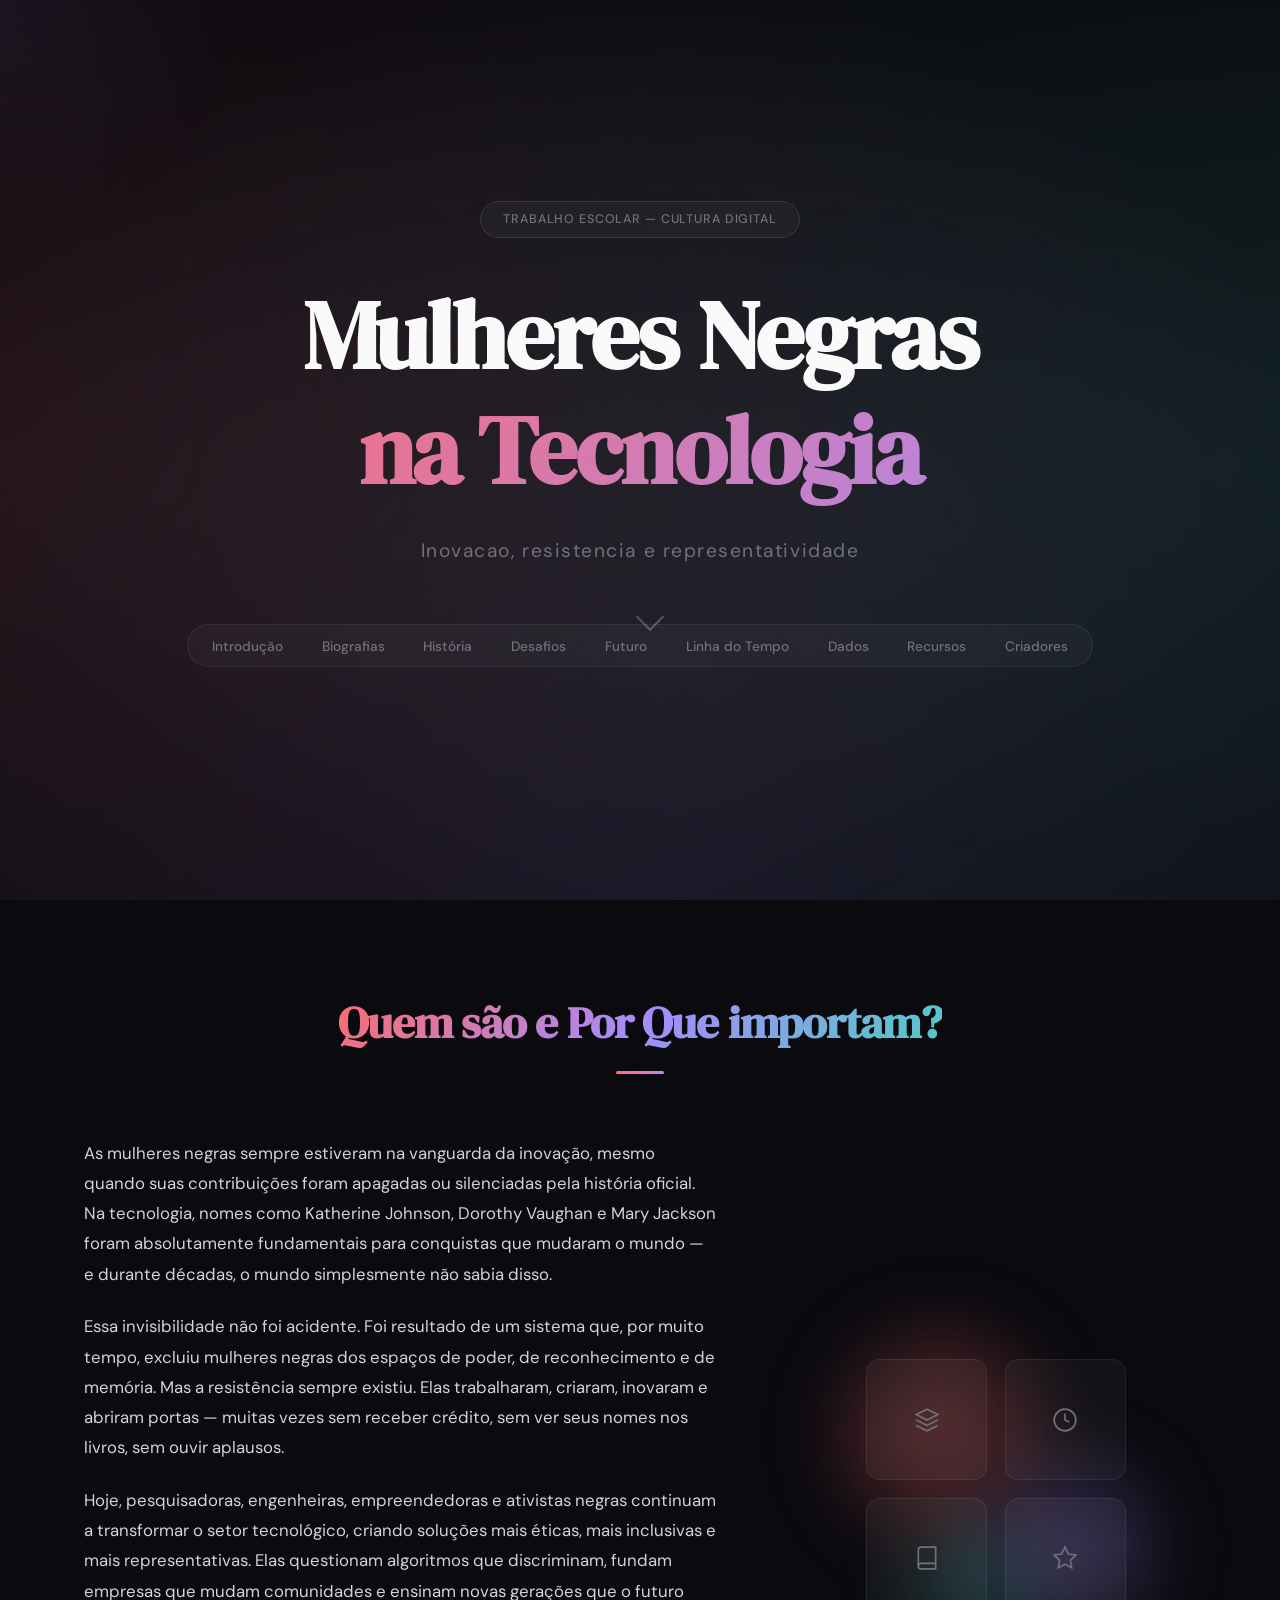
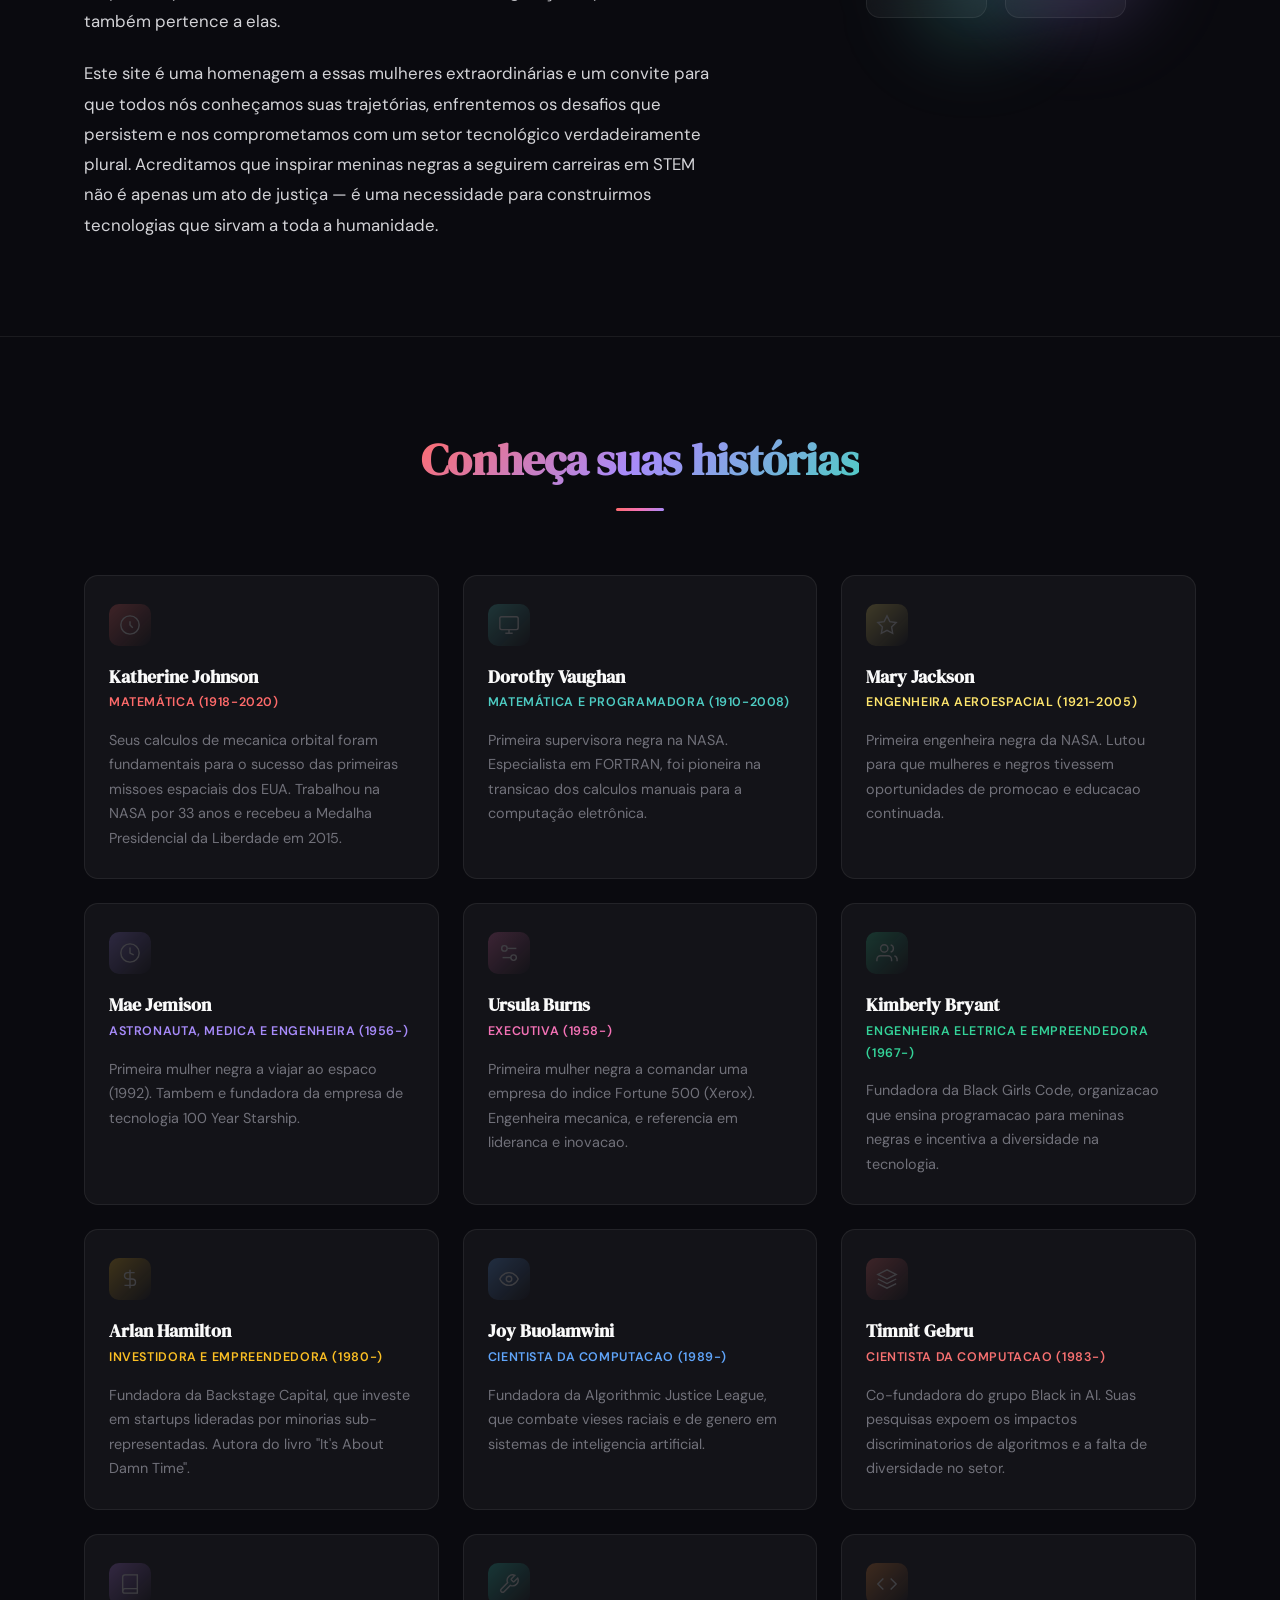
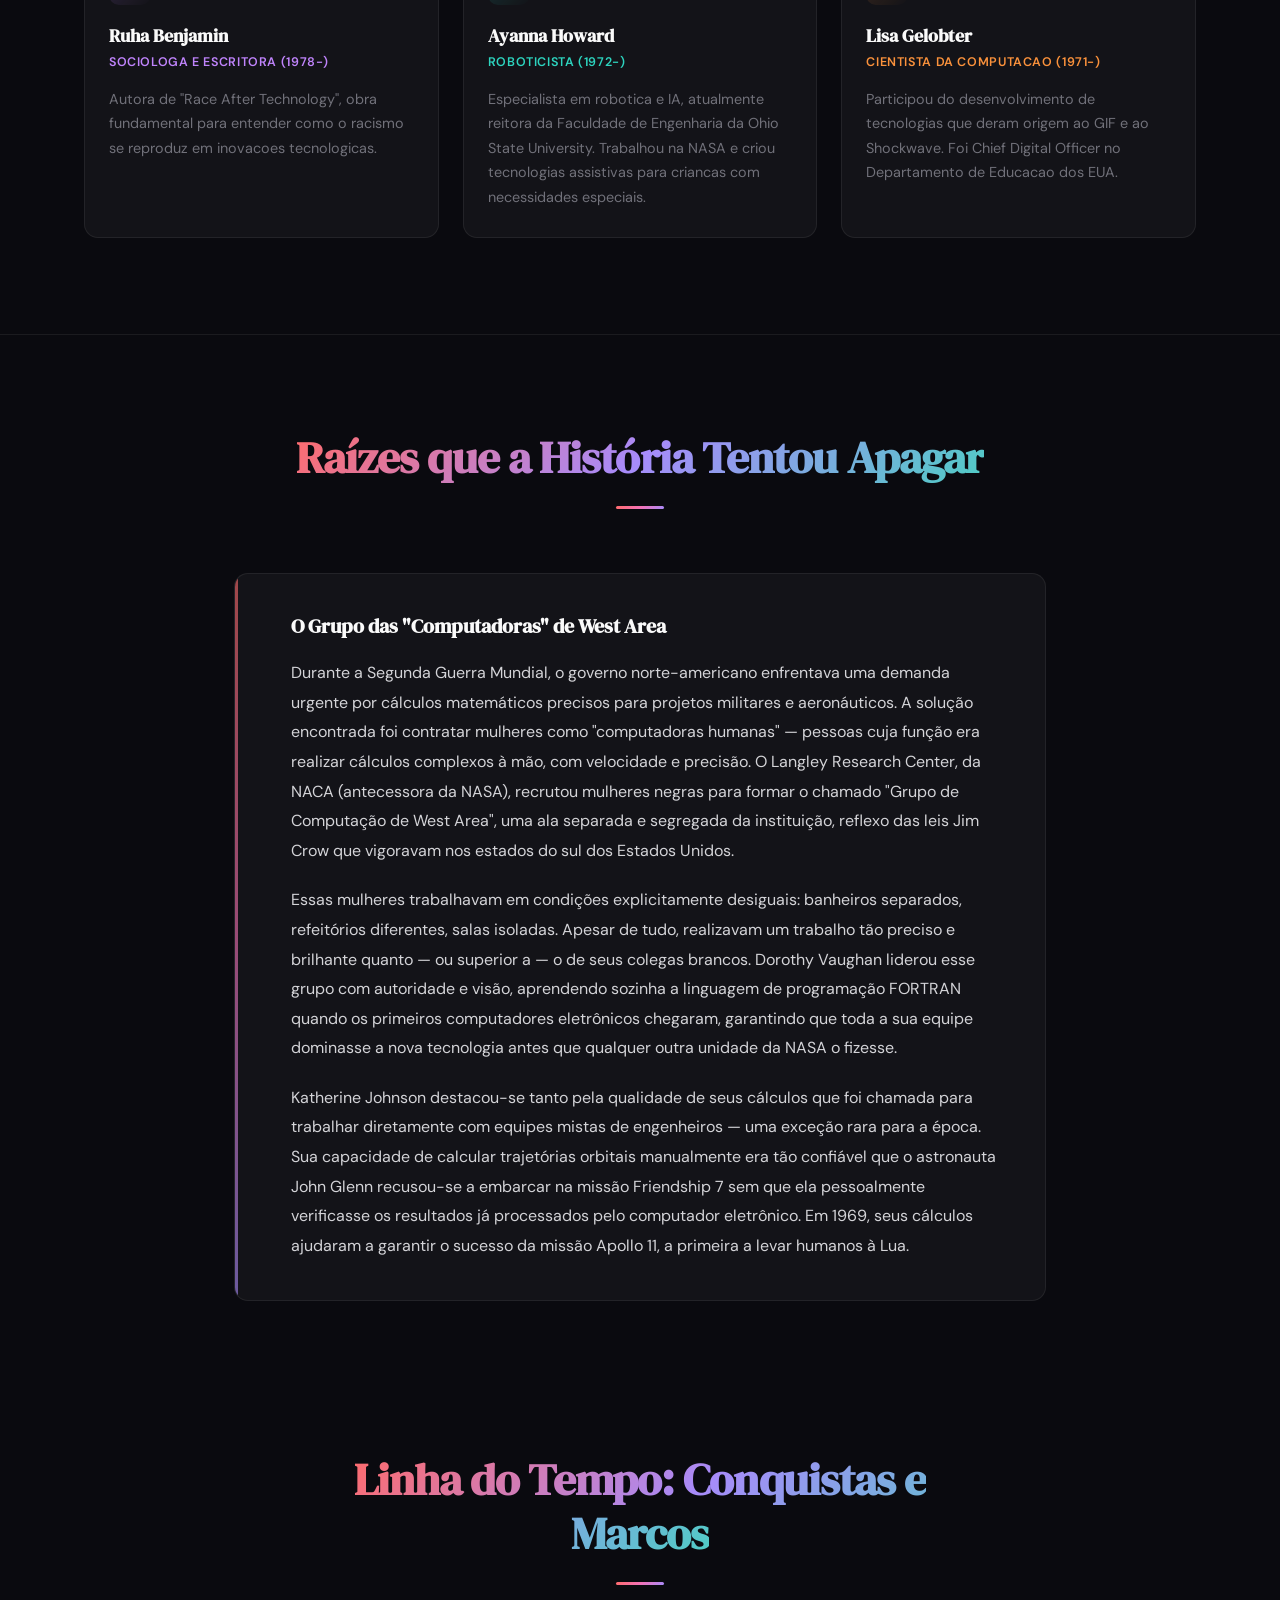
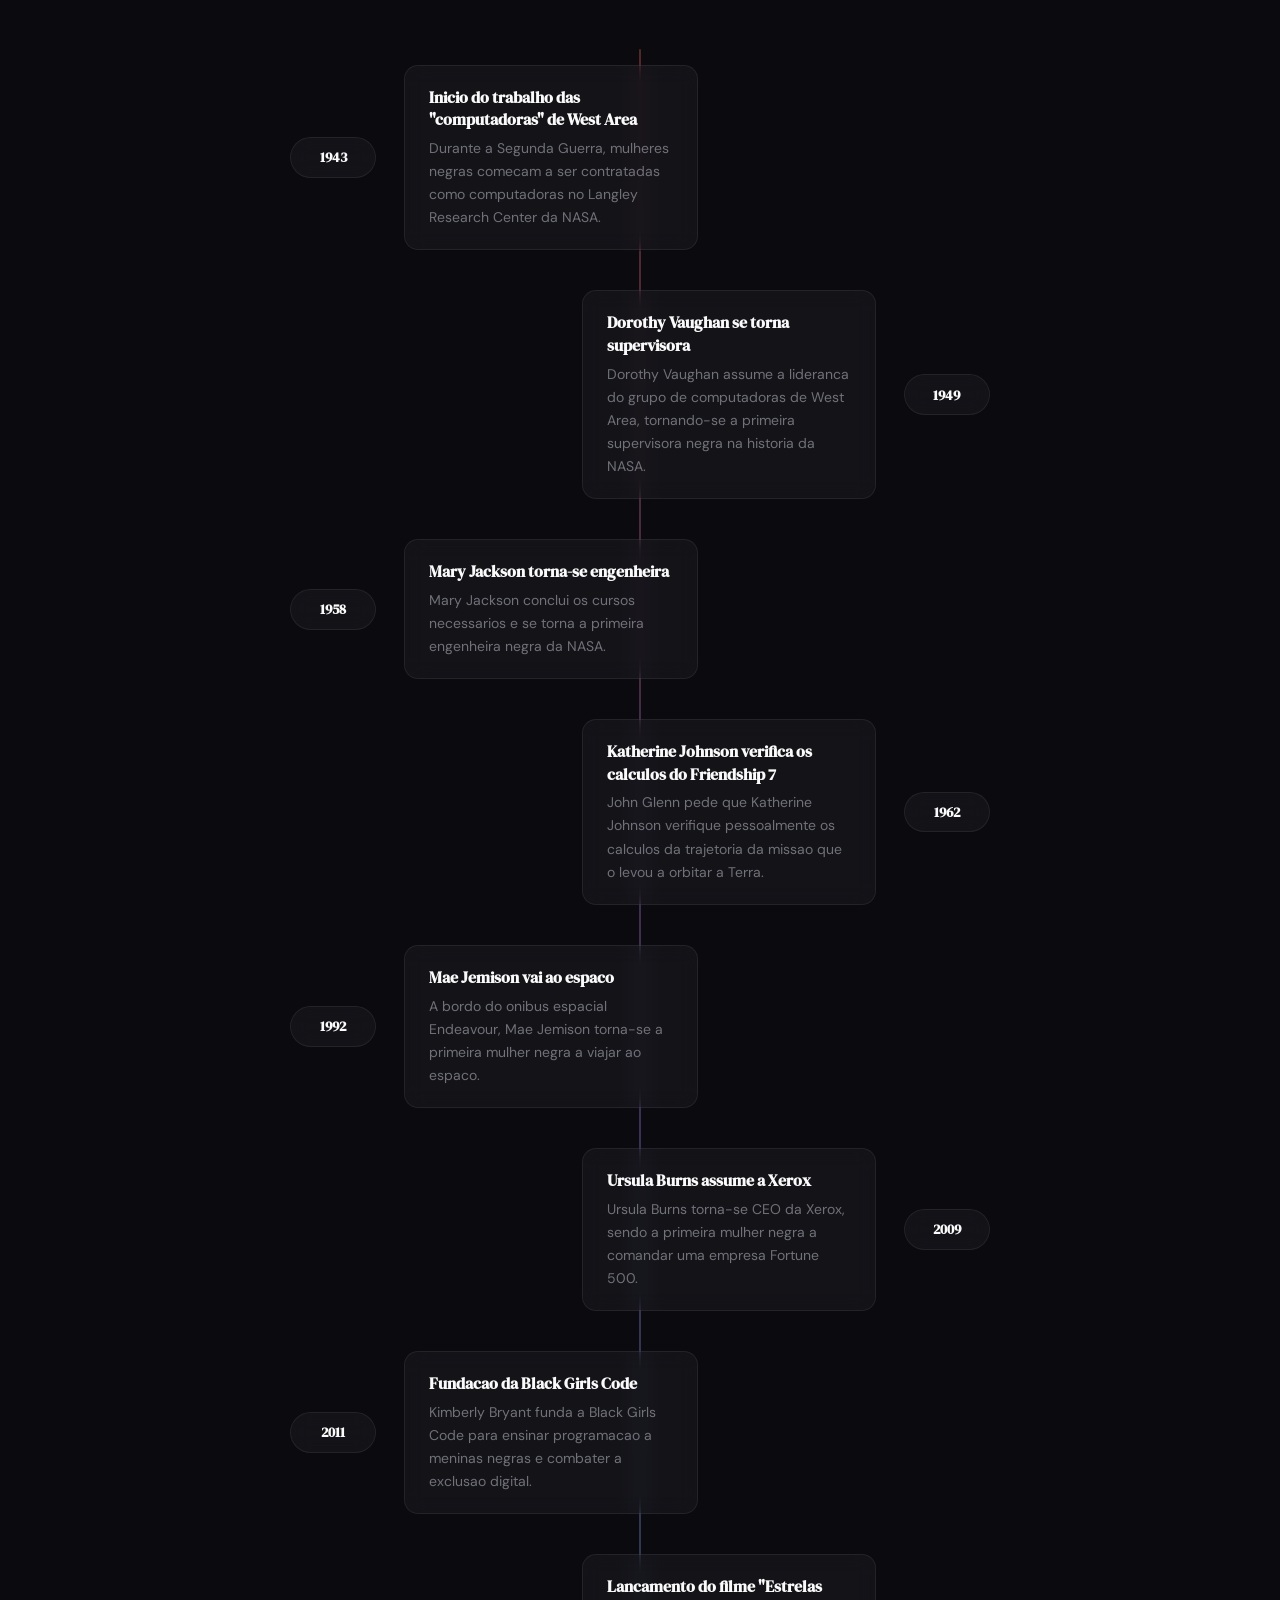
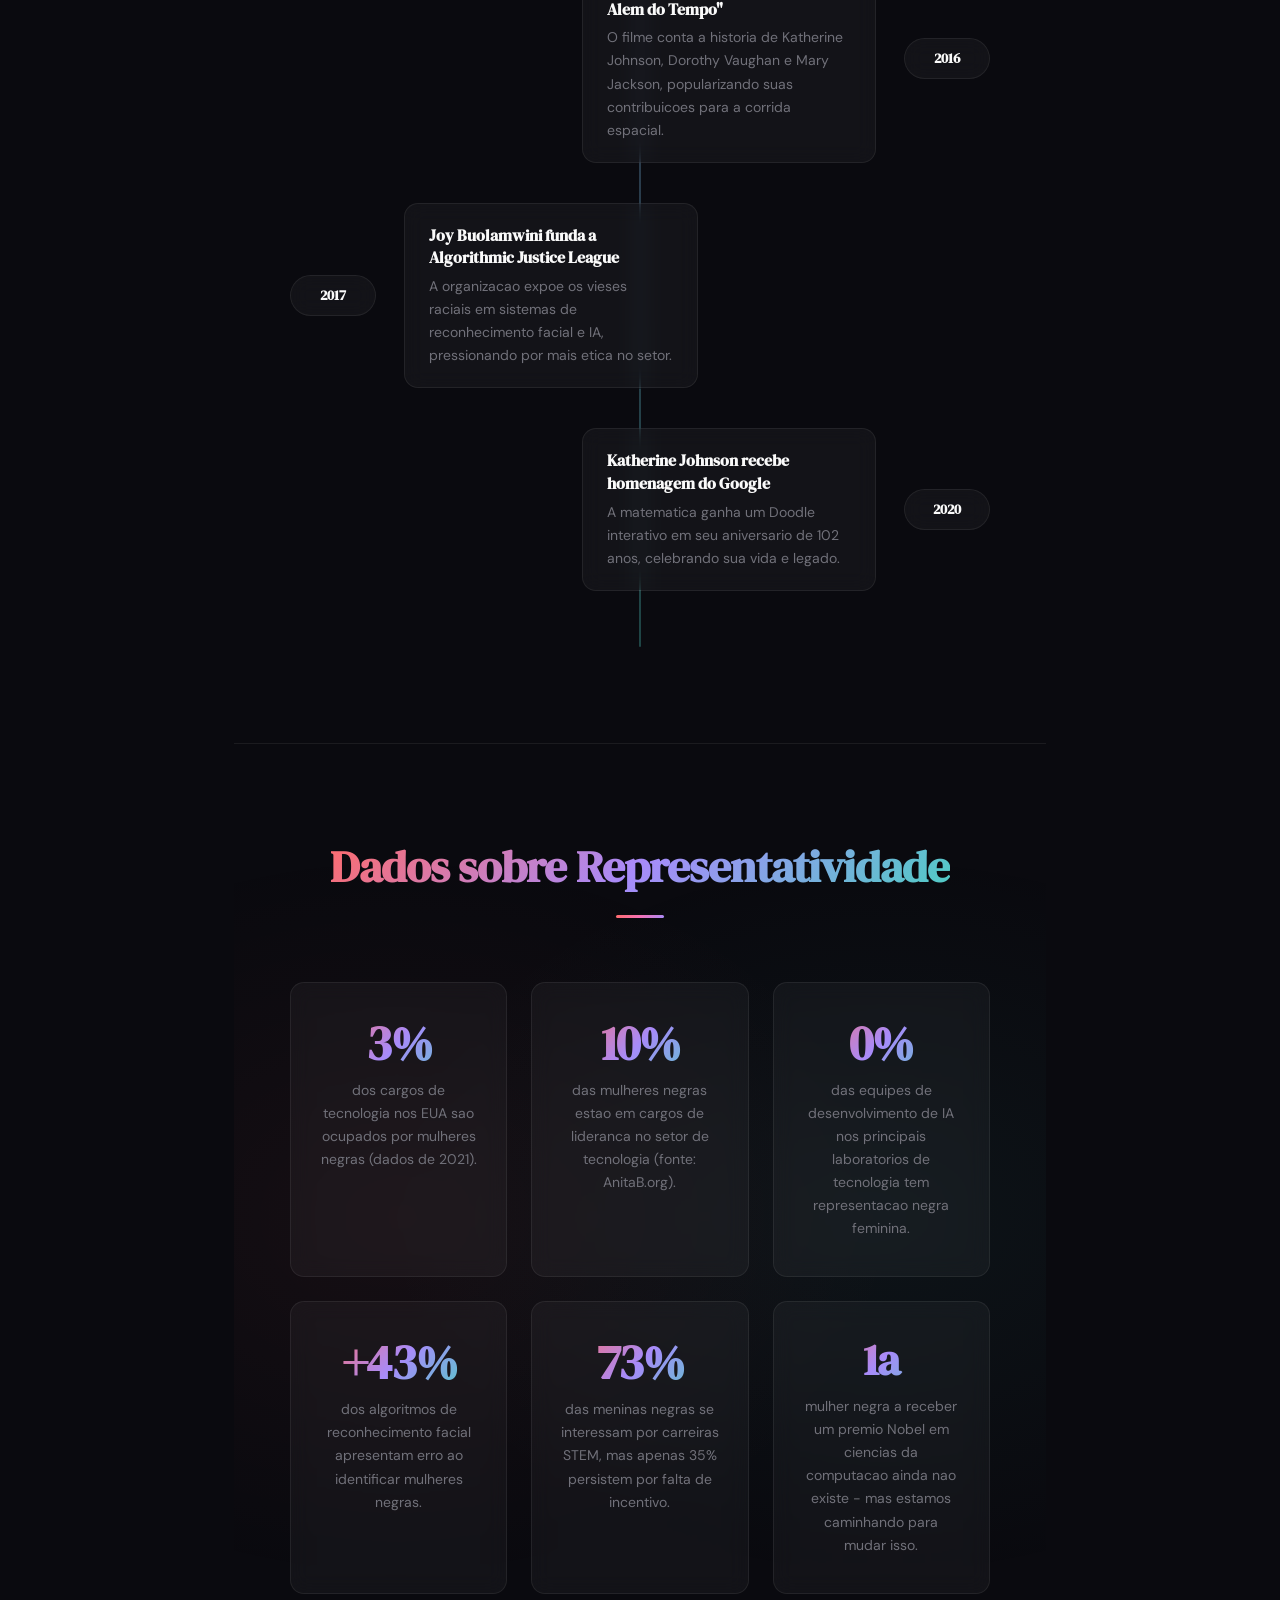
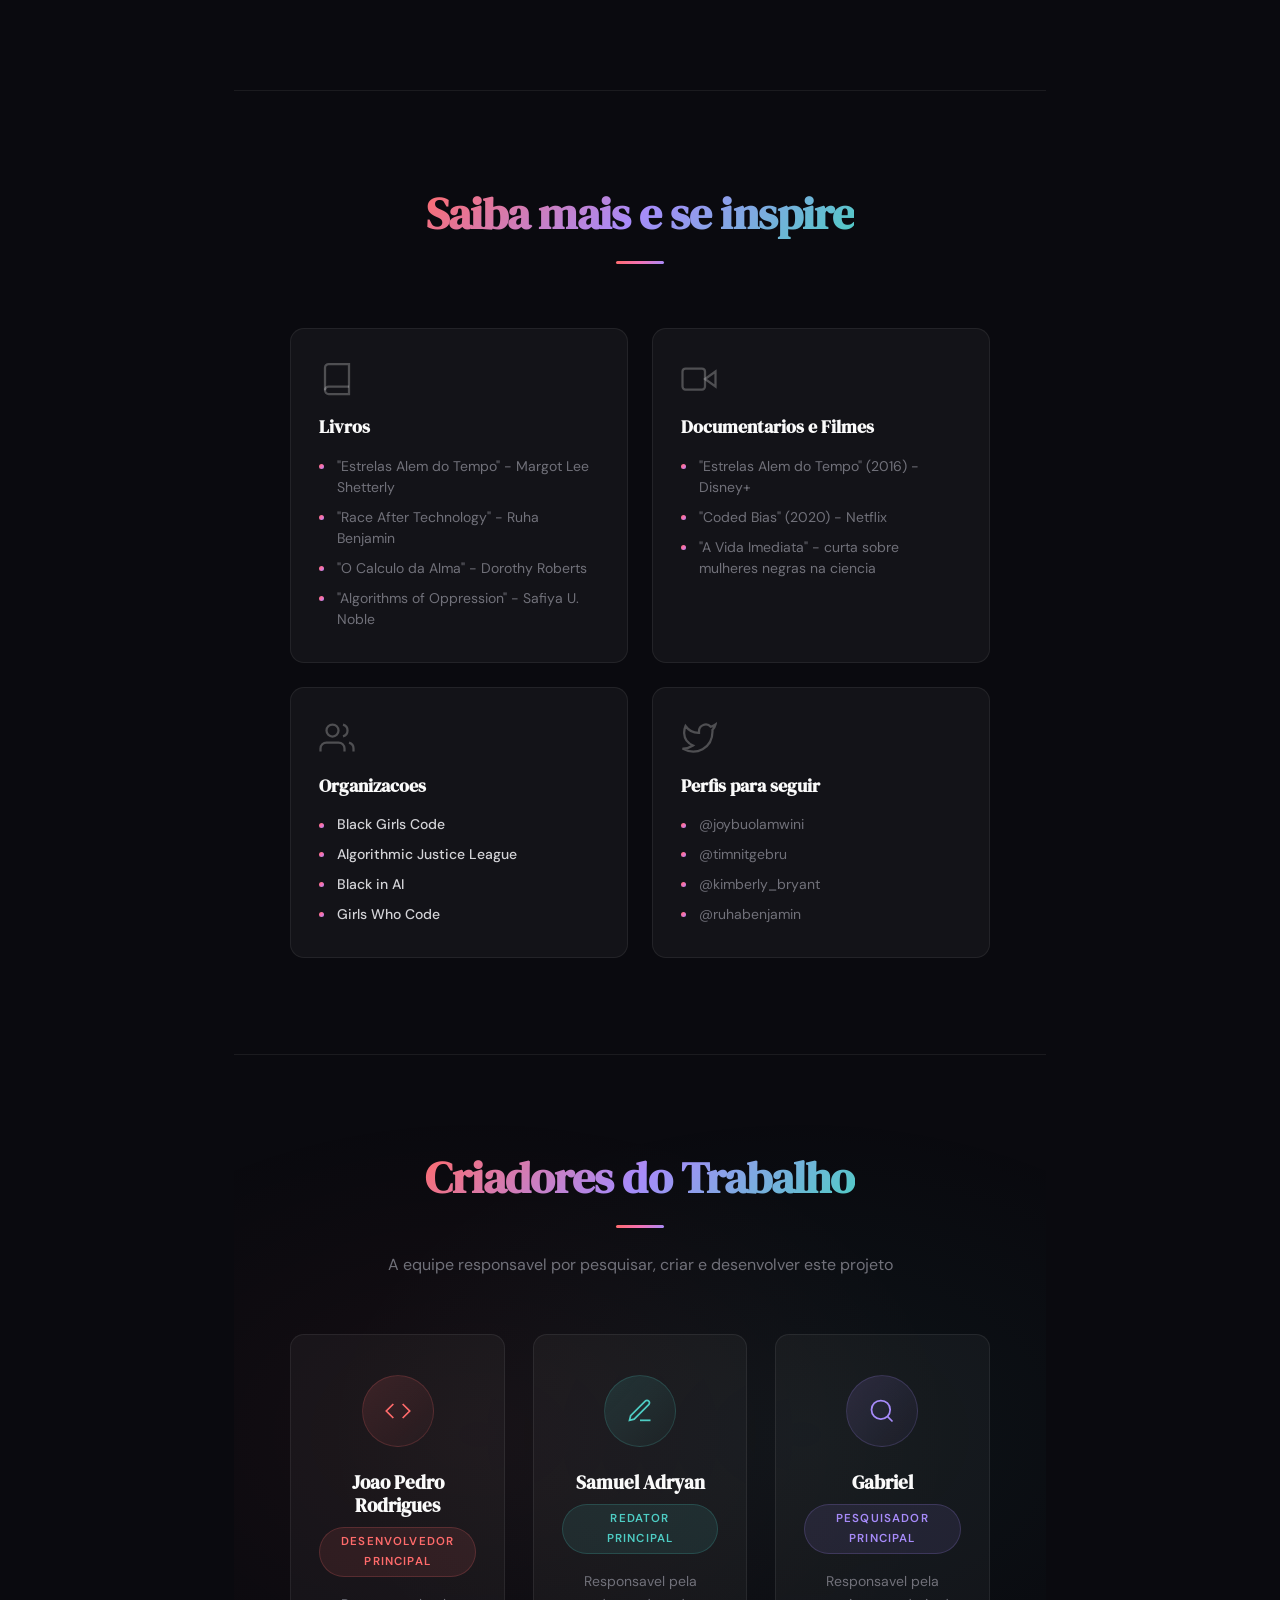
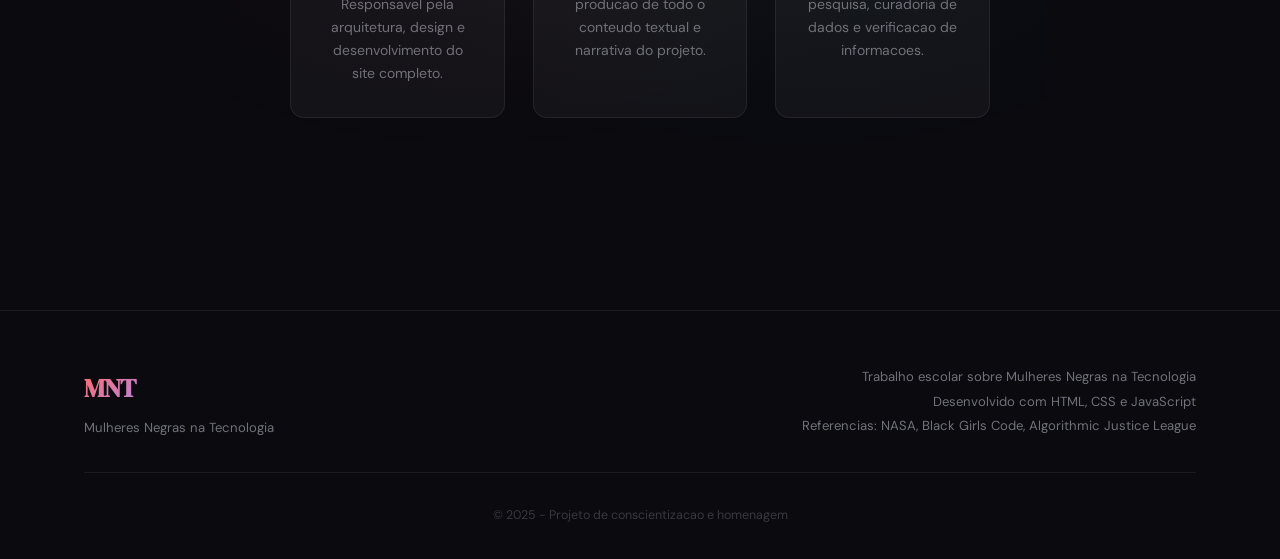
<file: index.html>
<!DOCTYPE html>
<html lang="pt-BR">
<head>
    <meta charset="UTF-8">
    <meta name="viewport" content="width=device-width, initial-scale=1.0">
    <title>Mulheres Negras na Tecnologia</title>
    <link rel="preconnect" href="https://fonts.googleapis.com">
    <link rel="preconnect" href="https://fonts.gstatic.com" crossorigin>
    <link href="https://fonts.googleapis.com/css2?family=DM+Serif+Display&family=DM+Sans:wght@300;400;500;600;700&display=swap" rel="stylesheet">
    <link rel="stylesheet" href="global.css">
</head>
<body>
    <div id="particles-bg" class="particles-bg" aria-hidden="true"></div>
    <div id="cursor-glow" class="cursor-glow" aria-hidden="true"></div>

    <header class="cabecalho">
        <div class="container">
            <div class="cabecalho-badge">Trabalho Escolar &mdash; Cultura Digital</div>
            <h1 class="titulo-principal">
                <span class="titulo-linha">Mulheres Negras</span>
                <span class="titulo-linha titulo-destaque">na Tecnologia</span>
            </h1>
            <p class="subtitulo">Inovacao, resistencia e representatividade</p>
            <nav class="navegacao" aria-label="Menu principal">
                <ul class="menu">
                    <li><a href="#introducao">Introdução</a></li>
                    <li><a href="#biografias">Biografias</a></li>
                    <li><a href="#contexto-historico">História</a></li>
                    <li><a href="#desafios">Desafios</a></li>
                    <li><a href="#futuro">Futuro</a></li>
                    <li><a href="#linha-do-tempo">Linha do Tempo</a></li>
                    <li><a href="#estatisticas">Dados</a></li>
                    <li><a href="#recursos">Recursos</a></li>
                    <li><a href="#criadores">Criadores</a></li>
                </ul>
            </nav>
        <div>
            <div class="scroll-indicator" aria-hidden="true">
                <div class="scroll-arrow"></div>
            </div>
        </div>
    </header>

    <main>
        <section id="introducao" class="secao introducao">
            <div class="container">
                <h2 class="titulo-secao"><span>Quem são e Por Que importam?</span></h2>
                <div class="conteudo-introducao">
                    <div class="texto-introducao">
                        <p>As mulheres negras sempre estiveram na vanguarda da inovação, mesmo quando suas contribuições foram apagadas ou silenciadas pela história oficial. Na tecnologia, nomes como Katherine Johnson, Dorothy Vaughan e Mary Jackson foram absolutamente fundamentais para conquistas que mudaram o mundo — e durante décadas, o mundo simplesmente não sabia disso.</p>
                        <p>Essa invisibilidade não foi acidente. Foi resultado de um sistema que, por muito tempo, excluiu mulheres negras dos espaços de poder, de reconhecimento e de memória. Mas a resistência sempre existiu. Elas trabalharam, criaram, inovaram e abriram portas — muitas vezes sem receber crédito, sem ver seus nomes nos livros, sem ouvir aplausos.</p>
                        <p>Hoje, pesquisadoras, engenheiras, empreendedoras e ativistas negras continuam a transformar o setor tecnológico, criando soluções mais éticas, mais inclusivas e mais representativas. Elas questionam algoritmos que discriminam, fundam empresas que mudam comunidades e ensinam novas gerações que o futuro também pertence a elas.</p>
                        <p>Este site é uma homenagem a essas mulheres extraordinárias e um convite para que todos nós conheçamos suas trajetórias, enfrentemos os desafios que persistem e nos comprometamos com um setor tecnológico verdadeiramente plural. Acreditamos que inspirar meninas negras a seguirem carreiras em STEM não é apenas um ato de justiça — é uma necessidade para construirmos tecnologias que sirvam a toda a humanidade.</p>
                    </div>
                    <div class="imagem-introducao">
                        <div class="intro-visual">
                            <div class="intro-orb orb-1" aria-hidden="true"></div>
                            <div class="intro-orb orb-2" aria-hidden="true"></div>
                            <div class="intro-orb orb-3" aria-hidden="true"></div>
                            <div class="intro-icon-grid" aria-hidden="true">
                                <div class="icon-cell">
                                    <svg viewBox="0 0 24 24" fill="none" stroke="currentColor" stroke-width="1.5"><path d="M12 2L2 7l10 5 10-5-10-5zM2 17l10 5 10-5M2 12l10 5 10-5"/></svg>
                                </div>
                                <div class="icon-cell">
                                    <svg viewBox="0 0 24 24" fill="none" stroke="currentColor" stroke-width="1.5"><circle cx="12" cy="12" r="10"/><path d="M12 6v6l4 2"/></svg>
                                </div>
                                <div class="icon-cell">
                                    <svg viewBox="0 0 24 24" fill="none" stroke="currentColor" stroke-width="1.5"><path d="M4 19.5A2.5 2.5 0 016.5 17H20"/><path d="M6.5 2H20v20H6.5A2.5 2.5 0 014 19.5v-15A2.5 2.5 0 016.5 2z"/></svg>
                                </div>
                                <div class="icon-cell">
                                    <svg viewBox="0 0 24 24" fill="none" stroke="currentColor" stroke-width="1.5"><path d="M12 2l3.09 6.26L22 9.27l-5 4.87 1.18 6.88L12 17.77l-6.18 3.25L7 14.14 2 9.27l6.91-1.01L12 2z"/></svg>
                                </div>
                            </div>
                        </div>
                    </div>
                </div>
            </div>
        </section>

        <section id="biografias" class="secao biografias">
            <div class="container">
                <h2 class="titulo-secao"><span>Conheça suas histórias</span></h2>
                <div class="grid-cards">
                    <article class="card" style="--card-accent: #FF6B6B;">
                        <div class="card-glow" aria-hidden="true"></div>
                        <div class="card-conteudo">
                            <div class="card-icon-wrap"><svg viewBox="0 0 24 24" fill="none" stroke="currentColor" stroke-width="1.5"><circle cx="12" cy="12" r="10"/><path d="M12 8v4l3 3"/></svg></div>
                            <h3 class="card-titulo">Katherine Johnson</h3>
                            <p class="card-area">Matemática (1918-2020)</p>
                            <p class="card-descricao">Seus calculos de mecanica orbital foram fundamentais para o sucesso das primeiras missoes espaciais dos EUA. Trabalhou na NASA por 33 anos e recebeu a Medalha Presidencial da Liberdade em 2015.</p>
                        </div>
                    </article>

                    <article class="card" style="--card-accent: #4ECDC4;">
                        <div class="card-glow" aria-hidden="true"></div>
                        <div class="card-conteudo">
                            <div class="card-icon-wrap"><svg viewBox="0 0 24 24" fill="none" stroke="currentColor" stroke-width="1.5"><rect x="2" y="3" width="20" height="14" rx="2"/><line x1="8" y1="21" x2="16" y2="21"/><line x1="12" y1="17" x2="12" y2="21"/></svg></div>
                            <h3 class="card-titulo">Dorothy Vaughan</h3>
                            <p class="card-area">Matemática e Programadora (1910-2008)</p>
                            <p class="card-descricao">Primeira supervisora negra na NASA. Especialista em FORTRAN, foi pioneira na transicao dos calculos manuais para a computação eletrônica.</p>
                        </div>
                    </article>

                    <article class="card" style="--card-accent: #FFE66D;">
                        <div class="card-glow" aria-hidden="true"></div>
                        <div class="card-conteudo">
                            <div class="card-icon-wrap"><svg viewBox="0 0 24 24" fill="none" stroke="currentColor" stroke-width="1.5"><path d="M12 2l3.09 6.26L22 9.27l-5 4.87 1.18 6.88L12 17.77l-6.18 3.25L7 14.14 2 9.27l6.91-1.01L12 2z"/></svg></div>
                            <h3 class="card-titulo">Mary Jackson</h3>
                            <p class="card-area">Engenheira Aeroespacial (1921-2005)</p>
                            <p class="card-descricao">Primeira engenheira negra da NASA. Lutou para que mulheres e negros tivessem oportunidades de promocao e educacao continuada.</p>
                        </div>
                    </article>

                    <article class="card" style="--card-accent: #A78BFA;">
                        <div class="card-glow" aria-hidden="true"></div>
                        <div class="card-conteudo">
                            <div class="card-icon-wrap"><svg viewBox="0 0 24 24" fill="none" stroke="currentColor" stroke-width="1.5"><path d="M12 2C6.5 2 2 6.5 2 12s4.5 10 10 10 10-4.5 10-10S17.5 2 12 2z"/><path d="M12 6v6l4 2"/></svg></div>
                            <h3 class="card-titulo">Mae Jemison</h3>
                            <p class="card-area">Astronauta, Medica e Engenheira (1956-)</p>
                            <p class="card-descricao">Primeira mulher negra a viajar ao espaco (1992). Tambem e fundadora da empresa de tecnologia 100 Year Starship.</p>
                        </div>
                    </article>

                    <article class="card" style="--card-accent: #F472B6;">
                        <div class="card-glow" aria-hidden="true"></div>
                        <div class="card-conteudo">
                            <div class="card-icon-wrap"><svg viewBox="0 0 24 24" fill="none" stroke="currentColor" stroke-width="1.5"><path d="M20 7h-9"/><path d="M14 17H5"/><circle cx="17" cy="17" r="3"/><circle cx="7" cy="7" r="3"/></svg></div>
                            <h3 class="card-titulo">Ursula Burns</h3>
                            <p class="card-area">Executiva (1958-)</p>
                            <p class="card-descricao">Primeira mulher negra a comandar uma empresa do indice Fortune 500 (Xerox). Engenheira mecanica, e referencia em lideranca e inovacao.</p>
                        </div>
                    </article>

                    <article class="card" style="--card-accent: #34D399;">
                        <div class="card-glow" aria-hidden="true"></div>
                        <div class="card-conteudo">
                            <div class="card-icon-wrap"><svg viewBox="0 0 24 24" fill="none" stroke="currentColor" stroke-width="1.5"><path d="M17 21v-2a4 4 0 00-4-4H5a4 4 0 00-4 4v2"/><circle cx="9" cy="7" r="4"/><path d="M23 21v-2a4 4 0 00-3-3.87"/><path d="M16 3.13a4 4 0 010 7.75"/></svg></div>
                            <h3 class="card-titulo">Kimberly Bryant</h3>
                            <p class="card-area">Engenheira Eletrica e Empreendedora (1967-)</p>
                            <p class="card-descricao">Fundadora da Black Girls Code, organizacao que ensina programacao para meninas negras e incentiva a diversidade na tecnologia.</p>
                        </div>
                    </article>

                    <article class="card" style="--card-accent: #FBBF24;">
                        <div class="card-glow" aria-hidden="true"></div>
                        <div class="card-conteudo">
                            <div class="card-icon-wrap"><svg viewBox="0 0 24 24" fill="none" stroke="currentColor" stroke-width="1.5"><path d="M12 2v20M17 5H9.5a3.5 3.5 0 000 7h5a3.5 3.5 0 010 7H6"/></svg></div>
                            <h3 class="card-titulo">Arlan Hamilton</h3>
                            <p class="card-area">Investidora e Empreendedora (1980-)</p>
                            <p class="card-descricao">Fundadora da Backstage Capital, que investe em startups lideradas por minorias sub-representadas. Autora do livro "It's About Damn Time".</p>
                        </div>
                    </article>

                    <article class="card" style="--card-accent: #60A5FA;">
                        <div class="card-glow" aria-hidden="true"></div>
                        <div class="card-conteudo">
                            <div class="card-icon-wrap"><svg viewBox="0 0 24 24" fill="none" stroke="currentColor" stroke-width="1.5"><path d="M2 12s3-7 10-7 10 7 10 7-3 7-10 7-10-7-10-7z"/><circle cx="12" cy="12" r="3"/></svg></div>
                            <h3 class="card-titulo">Joy Buolamwini</h3>
                            <p class="card-area">Cientista da Computacao (1989-)</p>
                            <p class="card-descricao">Fundadora da Algorithmic Justice League, que combate vieses raciais e de genero em sistemas de inteligencia artificial.</p>
                        </div>
                    </article>

                    <article class="card" style="--card-accent: #F87171;">
                        <div class="card-glow" aria-hidden="true"></div>
                        <div class="card-conteudo">
                            <div class="card-icon-wrap"><svg viewBox="0 0 24 24" fill="none" stroke="currentColor" stroke-width="1.5"><path d="M12 2L2 7l10 5 10-5-10-5zM2 17l10 5 10-5M2 12l10 5 10-5"/></svg></div>
                            <h3 class="card-titulo">Timnit Gebru</h3>
                            <p class="card-area">Cientista da Computacao (1983-)</p>
                            <p class="card-descricao">Co-fundadora do grupo Black in AI. Suas pesquisas expoem os impactos discriminatorios de algoritmos e a falta de diversidade no setor.</p>
                        </div>
                    </article>

                    <article class="card" style="--card-accent: #C084FC;">
                        <div class="card-glow" aria-hidden="true"></div>
                        <div class="card-conteudo">
                            <div class="card-icon-wrap"><svg viewBox="0 0 24 24" fill="none" stroke="currentColor" stroke-width="1.5"><path d="M4 19.5A2.5 2.5 0 016.5 17H20"/><path d="M6.5 2H20v20H6.5A2.5 2.5 0 014 19.5v-15A2.5 2.5 0 016.5 2z"/></svg></div>
                            <h3 class="card-titulo">Ruha Benjamin</h3>
                            <p class="card-area">Sociologa e Escritora (1978-)</p>
                            <p class="card-descricao">Autora de "Race After Technology", obra fundamental para entender como o racismo se reproduz em inovacoes tecnologicas.</p>
                        </div>
                    </article>

                    <article class="card" style="--card-accent: #2DD4BF;">
                        <div class="card-glow" aria-hidden="true"></div>
                        <div class="card-conteudo">
                            <div class="card-icon-wrap"><svg viewBox="0 0 24 24" fill="none" stroke="currentColor" stroke-width="1.5"><path d="M14.7 6.3a1 1 0 000 1.4l1.6 1.6a1 1 0 001.4 0l3.77-3.77a6 6 0 01-7.94 7.94l-6.91 6.91a2.12 2.12 0 01-3-3l6.91-6.91a6 6 0 017.94-7.94l-3.76 3.76z"/></svg></div>
                            <h3 class="card-titulo">Ayanna Howard</h3>
                            <p class="card-area">Roboticista (1972-)</p>
                            <p class="card-descricao">Especialista em robotica e IA, atualmente reitora da Faculdade de Engenharia da Ohio State University. Trabalhou na NASA e criou tecnologias assistivas para criancas com necessidades especiais.</p>
                        </div>
                    </article>

                    <article class="card" style="--card-accent: #FB923C;">
                        <div class="card-glow" aria-hidden="true"></div>
                        <div class="card-conteudo">
                            <div class="card-icon-wrap"><svg viewBox="0 0 24 24" fill="none" stroke="currentColor" stroke-width="1.5"><polyline points="16 18 22 12 16 6"/><polyline points="8 6 2 12 8 18"/></svg></div>
                            <h3 class="card-titulo">Lisa Gelobter</h3>
                            <p class="card-area">Cientista da Computacao (1971-)</p>
                            <p class="card-descricao">Participou do desenvolvimento de tecnologias que deram origem ao GIF e ao Shockwave. Foi Chief Digital Officer no Departamento de Educacao dos EUA.</p>
                        </div>
                    </article>
                </div>
            </div>
        </section>

        <!-- SECTION: HISTORICAL CONTEXT -->
        <section id="contexto-historico" class="secao texto-longo">
            <div class="container container-texto">
                <h2 class="titulo-secao"><span>Raízes que a História Tentou Apagar</span></h2>

                <div class="bloco-texto">
                    <h3 class="subtitulo-bloco">O Grupo das "Computadoras" de West Area</h3>
                    <p>Durante a Segunda Guerra Mundial, o governo norte-americano enfrentava uma demanda urgente por cálculos matemáticos precisos para projetos militares e aeronáuticos. A solução encontrada foi contratar mulheres como "computadoras humanas" — pessoas cuja função era realizar cálculos complexos à mão, com velocidade e precisão. O Langley Research Center, da NACA (antecessora da NASA), recrutou mulheres negras para formar o chamado "Grupo de Computação de West Area", uma ala separada e segregada da instituição, reflexo das leis Jim Crow que vigoravam nos estados do sul dos Estados Unidos.</p>
                    <p>Essas mulheres trabalhavam em condições explicitamente desiguais: banheiros separados, refeitórios diferentes, salas isoladas. Apesar de tudo, realizavam um trabalho tão preciso e brilhante quanto — ou superior a — o de seus colegas brancos. Dorothy Vaughan liderou esse grupo com autoridade e visão, aprendendo sozinha a linguagem de programação FORTRAN quando os primeiros computadores eletrônicos chegaram, garantindo que toda a sua equipe dominasse a nova tecnologia antes que qualquer outra unidade da NASA o fizesse.</p>
                    <p>Katherine Johnson destacou-se tanto pela qualidade de seus cálculos que foi chamada para trabalhar diretamente com equipes mistas de engenheiros — uma exceção rara para a época. Sua capacidade de calcular trajetórias orbitais manualmente era tão confiável que o astronauta John Glenn recusou-se a embarcar na missão Friendship 7 sem que ela pessoalmente verificasse os resultados já processados pelo computador eletrônico. Em 1969, seus cálculos ajudaram a garantir o sucesso da missão Apollo 11, a primeira a levar humanos à Lua.</p>
                </div>

        <section id="linha-do-tempo" class="secao linha-do-tempo">
            <div class="container">
                <h2 class="titulo-secao"><span>Linha do Tempo: Conquistas e Marcos</span></h2>
                <div class="timeline">
                    <div class="timeline-item">
                        <div class="timeline-data">1943</div>
                        <div class="timeline-conteudo">
                            <h3>Inicio do trabalho das "computadoras" de West Area</h3>
                            <p>Durante a Segunda Guerra, mulheres negras comecam a ser contratadas como computadoras no Langley Research Center da NASA.</p>
                        </div>
                    </div>
                    <div class="timeline-item">
                        <div class="timeline-data">1949</div>
                        <div class="timeline-conteudo">
                            <h3>Dorothy Vaughan se torna supervisora</h3>
                            <p>Dorothy Vaughan assume a lideranca do grupo de computadoras de West Area, tornando-se a primeira supervisora negra na historia da NASA.</p>
                        </div>
                    </div>
                    <div class="timeline-item">
                        <div class="timeline-data">1958</div>
                        <div class="timeline-conteudo">
                            <h3>Mary Jackson torna-se engenheira</h3>
                            <p>Mary Jackson conclui os cursos necessarios e se torna a primeira engenheira negra da NASA.</p>
                        </div>
                    </div>
                    <div class="timeline-item">
                        <div class="timeline-data">1962</div>
                        <div class="timeline-conteudo">
                            <h3>Katherine Johnson verifica os calculos do Friendship 7</h3>
                            <p>John Glenn pede que Katherine Johnson verifique pessoalmente os calculos da trajetoria da missao que o levou a orbitar a Terra.</p>
                        </div>
                    </div>
                    <div class="timeline-item">
                        <div class="timeline-data">1992</div>
                        <div class="timeline-conteudo">
                            <h3>Mae Jemison vai ao espaco</h3>
                            <p>A bordo do onibus espacial Endeavour, Mae Jemison torna-se a primeira mulher negra a viajar ao espaco.</p>
                        </div>
                    </div>
                    <div class="timeline-item">
                        <div class="timeline-data">2009</div>
                        <div class="timeline-conteudo">
                            <h3>Ursula Burns assume a Xerox</h3>
                            <p>Ursula Burns torna-se CEO da Xerox, sendo a primeira mulher negra a comandar uma empresa Fortune 500.</p>
                        </div>
                    </div>
                    <div class="timeline-item">
                        <div class="timeline-data">2011</div>
                        <div class="timeline-conteudo">
                            <h3>Fundacao da Black Girls Code</h3>
                            <p>Kimberly Bryant funda a Black Girls Code para ensinar programacao a meninas negras e combater a exclusao digital.</p>
                        </div>
                    </div>
                    <div class="timeline-item">
                        <div class="timeline-data">2016</div>
                        <div class="timeline-conteudo">
                            <h3>Lancamento do filme "Estrelas Alem do Tempo"</h3>
                            <p>O filme conta a historia de Katherine Johnson, Dorothy Vaughan e Mary Jackson, popularizando suas contribuicoes para a corrida espacial.</p>
                        </div>
                    </div>
                    <div class="timeline-item">
                        <div class="timeline-data">2017</div>
                        <div class="timeline-conteudo">
                            <h3>Joy Buolamwini funda a Algorithmic Justice League</h3>
                            <p>A organizacao expoe os vieses raciais em sistemas de reconhecimento facial e IA, pressionando por mais etica no setor.</p>
                        </div>
                    </div>
                    <div class="timeline-item">
                        <div class="timeline-data">2020</div>
                        <div class="timeline-conteudo">
                            <h3>Katherine Johnson recebe homenagem do Google</h3>
                            <p>A matematica ganha um Doodle interativo em seu aniversario de 102 anos, celebrando sua vida e legado.</p>
                        </div>
                    </div>
                </div>
            </div>
        </section>

        <section id="estatisticas" class="secao estatisticas">
            <div class="container">
                <h2 class="titulo-secao"><span>Dados sobre Representatividade</span></h2>
                <div class="grid-estatisticas">
                    <div class="card-estatistica">
                        <span class="numero" data-valor="3" data-sufixo="%">3%</span>
                        <p class="descricao-estatistica">dos cargos de tecnologia nos EUA sao ocupados por mulheres negras (dados de 2021).</p>
                    </div>
                    <div class="card-estatistica">
                        <span class="numero" data-valor="12" data-sufixo="%">12%</span>
                        <p class="descricao-estatistica">das mulheres negras estao em cargos de lideranca no setor de tecnologia (fonte: AnitaB.org).</p>
                    </div>
                    <div class="card-estatistica">
                        <span class="numero" data-valor="0" data-sufixo="%">0%</span>
                        <p class="descricao-estatistica">das equipes de desenvolvimento de IA nos principais laboratorios de tecnologia tem representacao negra feminina.</p>
                    </div>
                    <div class="card-estatistica">
                        <span class="numero" data-valor="50" data-sufixo="%" data-prefixo="+">+50%</span>
                        <p class="descricao-estatistica">dos algoritmos de reconhecimento facial apresentam erro ao identificar mulheres negras.</p>
                    </div>
                    <div class="card-estatistica">
                        <span class="numero" data-valor="85" data-sufixo="%">85%</span>
                        <p class="descricao-estatistica">das meninas negras se interessam por carreiras STEM, mas apenas 35% persistem por falta de incentivo.</p>
                    </div>
                    <div class="card-estatistica">
                        <span class="numero estatistica-texto">1a</span>
                        <p class="descricao-estatistica">mulher negra a receber um premio Nobel em ciencias da computacao ainda nao existe - mas estamos caminhando para mudar isso.</p>
                    </div>
                </div>
            </div>
        </section>

        <section id="recursos" class="secao recursos">
            <div class="container">
                <h2 class="titulo-secao"><span>Saiba mais e se inspire</span></h2>
                <div class="grid-recursos">
                    <div class="recurso">
                        <div class="recurso-icon" aria-hidden="true">
                            <svg viewBox="0 0 24 24" fill="none" stroke="currentColor" stroke-width="1.5"><path d="M4 19.5A2.5 2.5 0 016.5 17H20"/><path d="M6.5 2H20v20H6.5A2.5 2.5 0 014 19.5v-15A2.5 2.5 0 016.5 2z"/></svg>
                        </div>
                        <h3>Livros</h3>
                        <ul>
                            <li>"Estrelas Alem do Tempo" - Margot Lee Shetterly</li>
                            <li>"Race After Technology" - Ruha Benjamin</li>
                            <li>"O Calculo da Alma" - Dorothy Roberts</li>
                            <li>"Algorithms of Oppression" - Safiya U. Noble</li>
                        </ul>
                    </div>
                    <div class="recurso">
                        <div class="recurso-icon" aria-hidden="true">
                            <svg viewBox="0 0 24 24" fill="none" stroke="currentColor" stroke-width="1.5"><polygon points="23 7 16 12 23 17 23 7"/><rect x="1" y="5" width="15" height="14" rx="2" ry="2"/></svg>
                        </div>
                        <h3>Documentarios e Filmes</h3>
                        <ul>
                            <li>"Estrelas Alem do Tempo" (2016) - Disney+</li>
                            <li>"Coded Bias" (2020) - Netflix</li>
                            <li>"A Vida Imediata" - curta sobre mulheres negras na ciencia</li>
                        </ul>
                    </div>
                    <div class="recurso">
                        <div class="recurso-icon" aria-hidden="true">
                            <svg viewBox="0 0 24 24" fill="none" stroke="currentColor" stroke-width="1.5"><path d="M17 21v-2a4 4 0 00-4-4H5a4 4 0 00-4 4v2"/><circle cx="9" cy="7" r="4"/><path d="M23 21v-2a4 4 0 00-3-3.87"/><path d="M16 3.13a4 4 0 010 7.75"/></svg>
                        </div>
                        <h3>Organizacoes</h3>
                        <ul>
                            <li><a href="https://www.blackgirlscode.com" target="_blank" rel="noopener noreferrer">Black Girls Code</a></li>
                            <li><a href="https://www.ajl.org" target="_blank" rel="noopener noreferrer">Algorithmic Justice League</a></li>
                            <li><a href="https://www.blackinai.org" target="_blank" rel="noopener noreferrer">Black in AI</a></li>
                            <li><a href="https://www.girlswhocode.com" target="_blank" rel="noopener noreferrer">Girls Who Code</a></li>
                        </ul>
                    </div>
                    <div class="recurso">
                        <div class="recurso-icon" aria-hidden="true">
                            <svg viewBox="0 0 24 24" fill="none" stroke="currentColor" stroke-width="1.5"><path d="M23 3a10.9 10.9 0 01-3.14 1.53 4.48 4.48 0 00-7.86 3v1A10.66 10.66 0 013 4s-4 9 5 13a11.64 11.64 0 01-7 2c9 5 20 0 20-11.5a4.5 4.5 0 00-.08-.83A7.72 7.72 0 0023 3z"/></svg>
                        </div>
                        <h3>Perfis para seguir</h3>
                        <ul>
                            <li>@joybuolamwini</li>
                            <li>@timnitgebru</li>
                            <li>@kimberly_bryant</li>
                            <li>@ruhabenjamin</li>
                        </ul>
                    </div>
                </div>
            </div>
        </section>

        <section id="criadores" class="secao criadores">
            <div class="container">
                <h2 class="titulo-secao"><span>Criadores do Trabalho</span></h2>
                <p class="criadores-subtitulo">A equipe responsavel por pesquisar, criar e desenvolver este projeto</p>
                <div class="grid-criadores">
                    <div class="criador-card">
                        <div class="criador-avatar">
                            <svg viewBox="0 0 24 24" fill="none" stroke="currentColor" stroke-width="1.5"><polyline points="16 18 22 12 16 6"/><polyline points="8 6 2 12 8 18"/></svg>
                        </div>
                        <div class="criador-info">
                            <h3 class="criador-nome">Joao Pedro Rodrigues</h3>
                            <span class="criador-role">Desenvolvedor Principal</span>
                            <p class="criador-desc">Responsavel pela arquitetura, design e desenvolvimento do site completo.</p>
                        </div>
                        <div class="criador-decoration" aria-hidden="true"></div>
                    </div>
                    <div class="criador-card">
                        <div class="criador-avatar">
                            <svg viewBox="0 0 24 24" fill="none" stroke="currentColor" stroke-width="1.5"><path d="M12 20h9"/><path d="M16.5 3.5a2.121 2.121 0 013 3L7 19l-4 1 1-4L16.5 3.5z"/></svg>
                        </div>
                        <div class="criador-info">
                            <h3 class="criador-nome">Samuel Adryan</h3>
                            <span class="criador-role">Redator Principal</span>
                            <p class="criador-desc">Responsavel pela producao de todo o conteudo textual e narrativa do projeto.</p>
                        </div>
                        <div class="criador-decoration" aria-hidden="true"></div>
                    </div>
                    <div class="criador-card">
                        <div class="criador-avatar">
                            <svg viewBox="0 0 24 24" fill="none" stroke="currentColor" stroke-width="1.5"><circle cx="11" cy="11" r="8"/><line x1="21" y1="21" x2="16.65" y2="16.65"/></svg>
                        </div>
                        <div class="criador-info">
                            <h3 class="criador-nome">Gabriel</h3>
                            <span class="criador-role">Pesquisador Principal</span>
                            <p class="criador-desc">Responsavel pela pesquisa, curadoria de dados e verificacao de informacoes.</p>
                        </div>
                        <div class="criador-decoration" aria-hidden="true"></div>
                    </div>
                </div>
            </div>
        </section>
    </main>

    <footer class="rodape">
        <div class="container">
            <div class="rodape-conteudo">
                <div class="rodape-brand">
                    <span class="rodape-logo">MNT</span>
                    <p>Mulheres Negras na Tecnologia</p>
                </div>
                <div class="rodape-textos">
                    <p class="rodape-texto">Trabalho escolar sobre Mulheres Negras na Tecnologia</p>
                    <p class="rodape-texto">Desenvolvido com HTML, CSS e JavaScript</p>
                    <p class="rodape-texto">Referencias: NASA, Black Girls Code, Algorithmic Justice League</p>
                </div>
            </div>
            <div class="rodape-bottom">
                <p>&copy; 2025 - Projeto de conscientizacao e homenagem</p>
            </div>
        </div>
    </footer>

    <script src="main.js"></script>
</body>
</html>
</file>
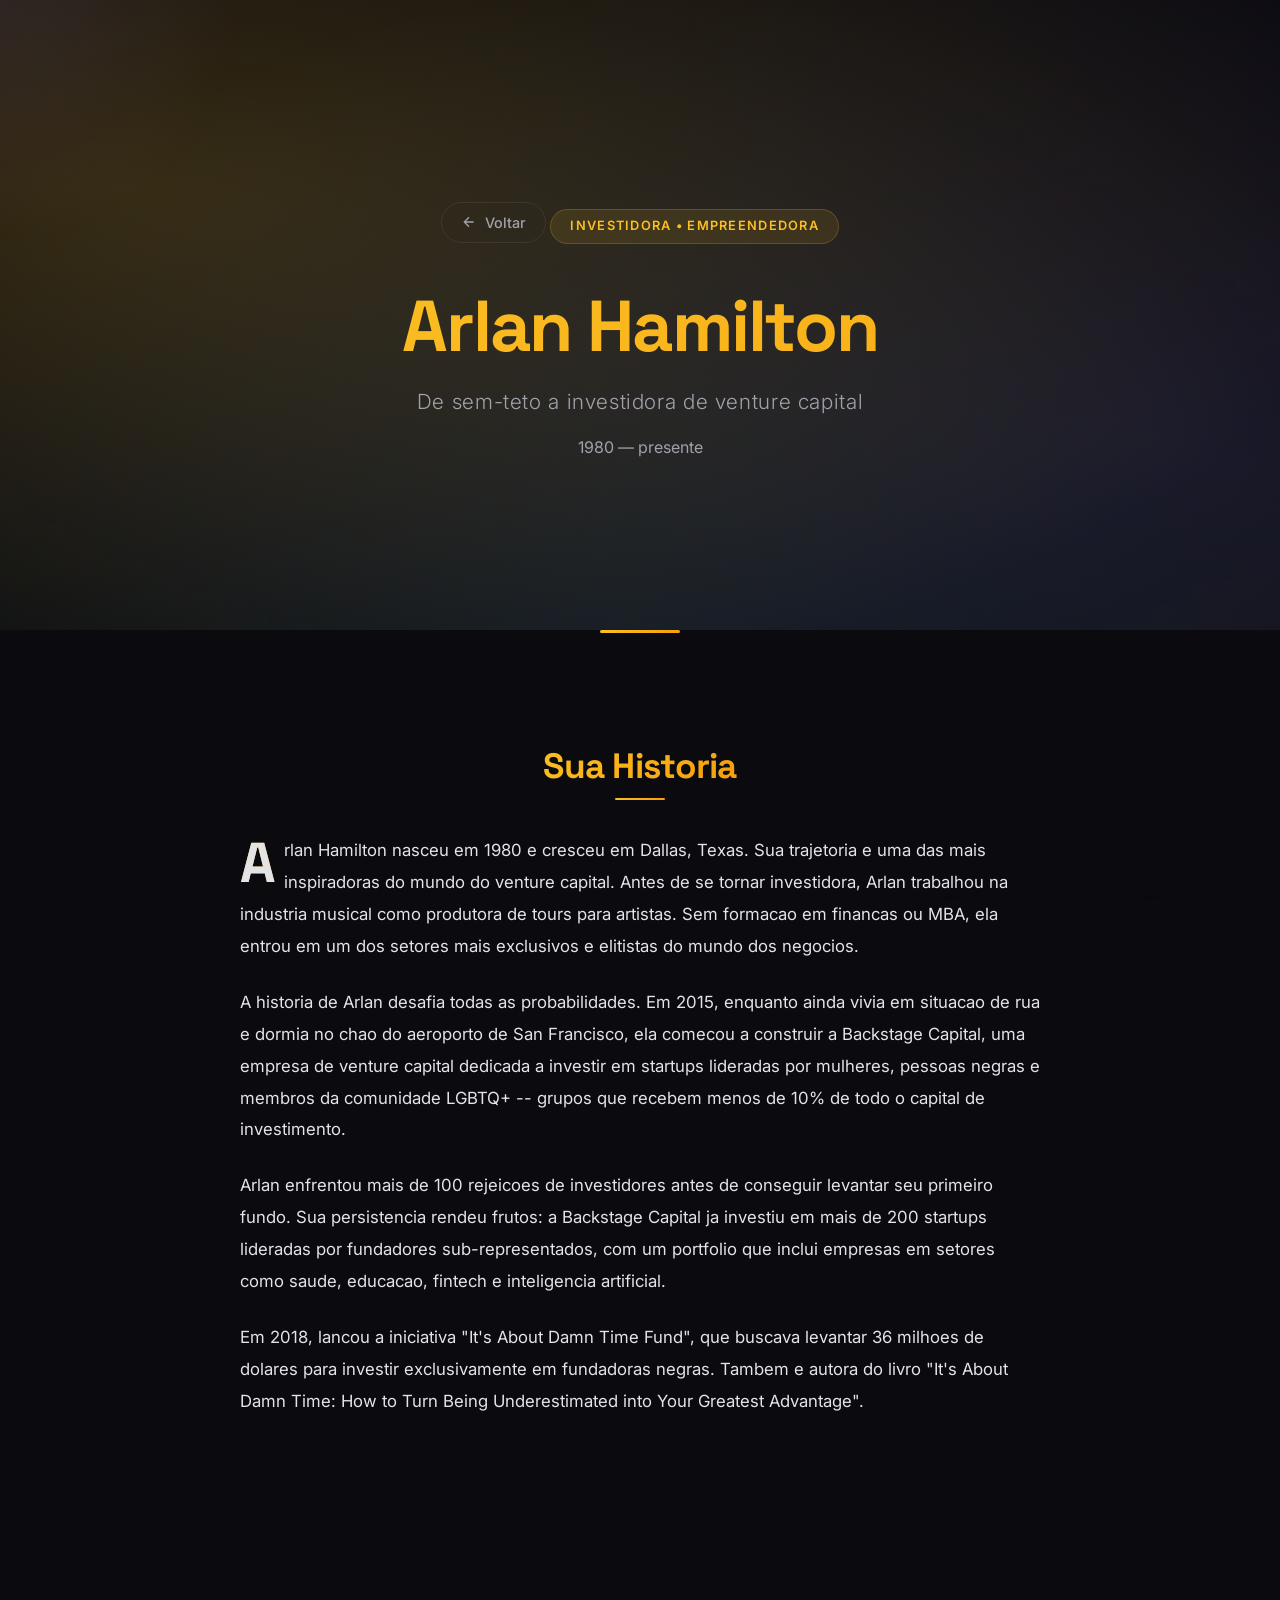
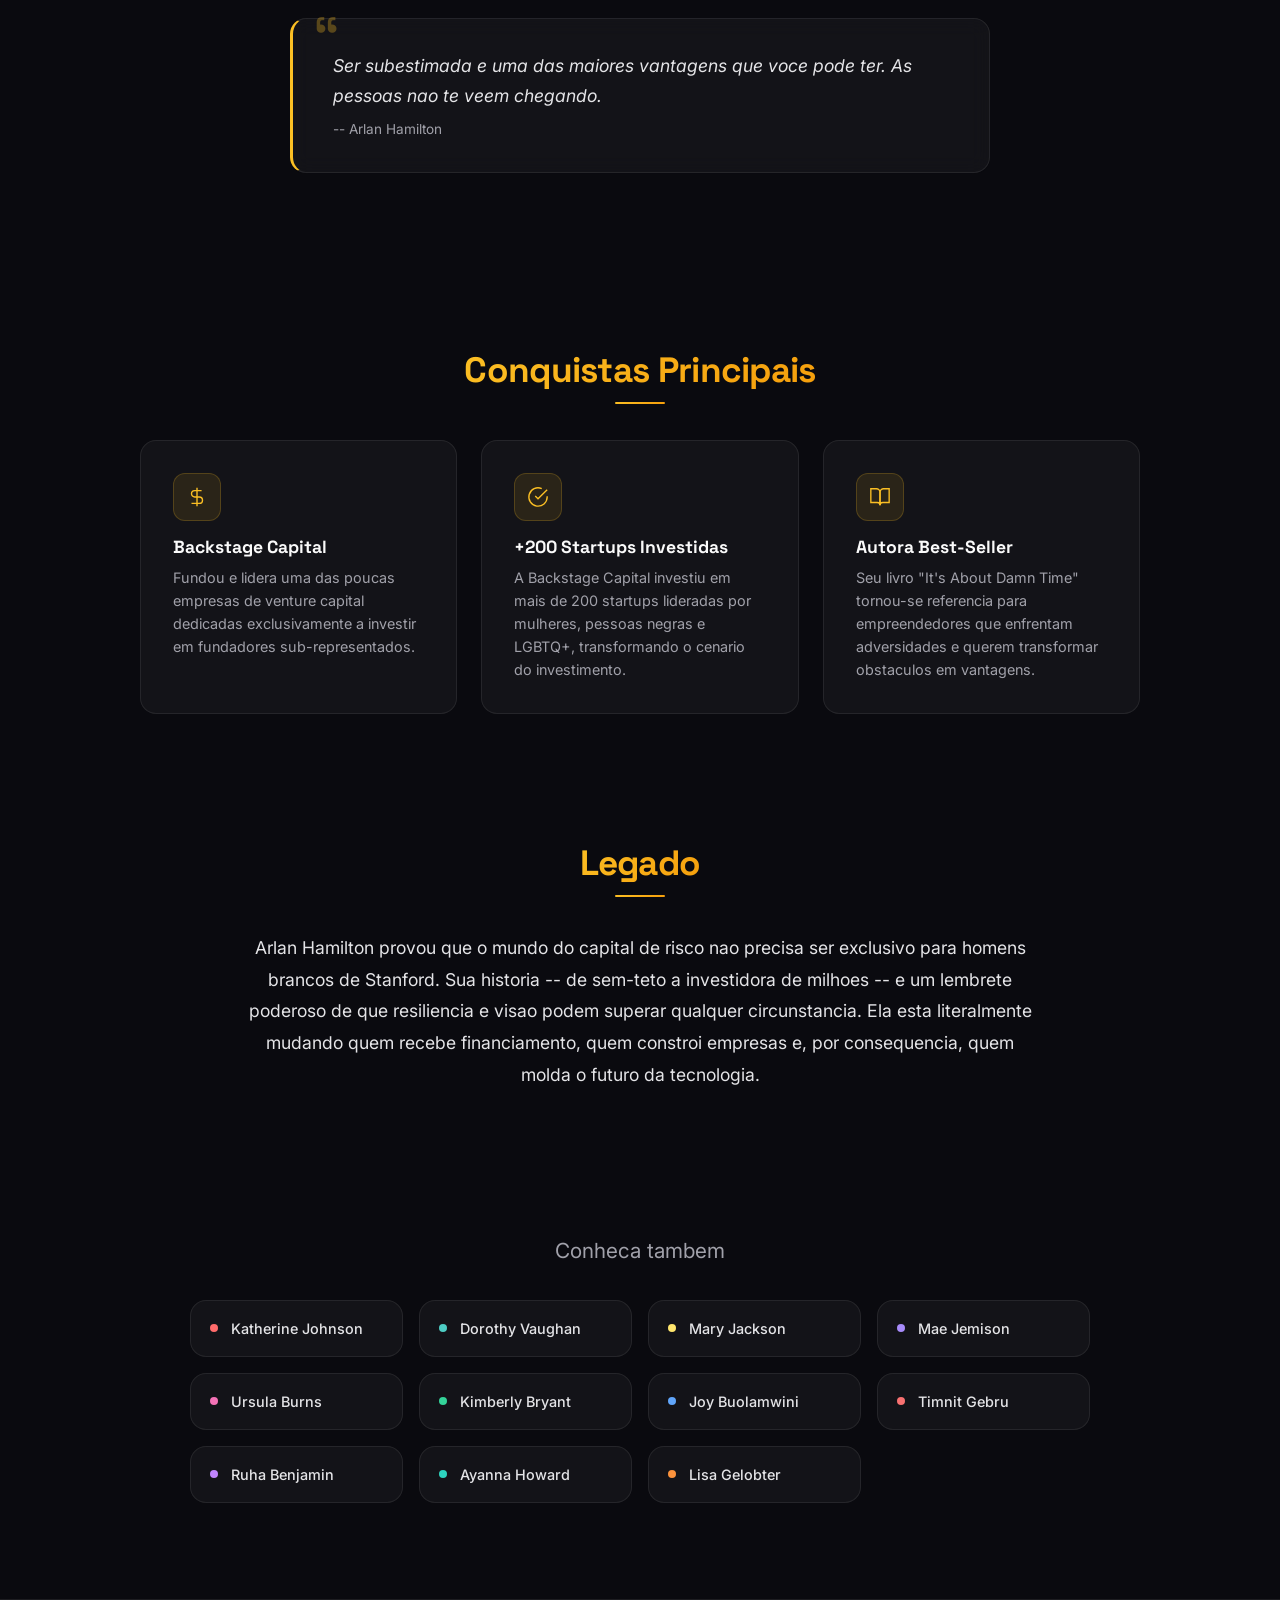
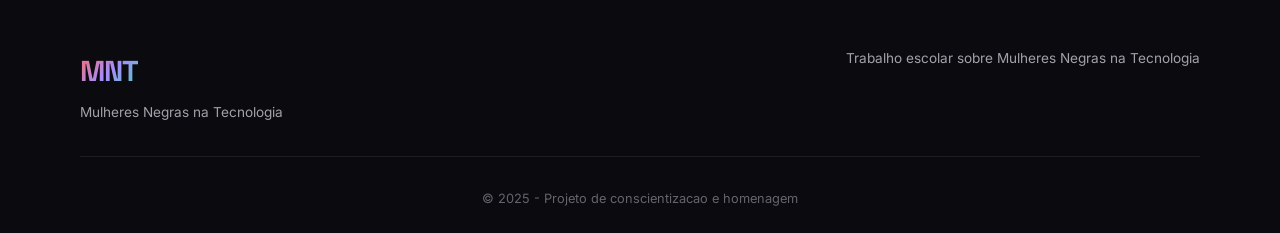
<file: arlan-hamilton.html>
<!DOCTYPE html>
<html lang="pt-BR">
<head>
    <meta charset="UTF-8">
    <meta name="viewport" content="width=device-width, initial-scale=1.0">
    <title>Arlan Hamilton - Mulheres Negras na Tecnologia</title>
    <link rel="preconnect" href="https://fonts.googleapis.com">
    <link rel="preconnect" href="https://fonts.gstatic.com" crossorigin>
    <link href="https://fonts.googleapis.com/css2?family=Space+Grotesk:wght@300;400;500;600;700&family=Inter:wght@300;400;500;600;700&display=swap" rel="stylesheet">
    <link rel="stylesheet" href="design/global.css">
    <link rel="stylesheet" href="design/biografia.css">
    <style>
        :root {
            --bio-color: #FBBF24;
            --bio-color-glow: rgba(251, 191, 36, 0.18);
            --bio-badge-bg: rgba(251, 191, 36, 0.1);
            --bio-badge-border: rgba(251, 191, 36, 0.2);
            --bio-gradient: linear-gradient(135deg, #FBBF24, #F59E0B);
        }
    </style>
</head>
<body>
    <div id="particles-bg" class="particles-bg" aria-hidden="true"></div>
    <div id="cursor-glow" class="cursor-glow" aria-hidden="true"></div>

    <header class="bio-hero">
        <div class="container bio-hero-content">
            <a href="index.html#biografias" class="bio-back-link">
                <svg viewBox="0 0 24 24" fill="none" stroke="currentColor" stroke-width="2"><path d="M19 12H5M12 19l-7-7 7-7"/></svg>
                Voltar
            </a>
            <div class="bio-badge">Investidora &bull; Empreendedora</div>
            <h1 class="bio-hero-name">Arlan Hamilton</h1>
            <p class="bio-hero-subtitle">De sem-teto a investidora de venture capital</p>
            <p class="bio-hero-dates">1980 &mdash; presente</p>
        </div>
    </header>

    <main>
        <div class="bio-divider"></div>

        <section class="bio-section">
            <div class="container">
                <h2 class="bio-section-title"><span>Sua Historia</span></h2>
                <div class="bio-story">
                    <p>Arlan Hamilton nasceu em 1980 e cresceu em Dallas, Texas. Sua trajetoria e uma das mais inspiradoras do mundo do venture capital. Antes de se tornar investidora, Arlan trabalhou na industria musical como produtora de tours para artistas. Sem formacao em financas ou MBA, ela entrou em um dos setores mais exclusivos e elitistas do mundo dos negocios.</p>
                    <p>A historia de Arlan desafia todas as probabilidades. Em 2015, enquanto ainda vivia em situacao de rua e dormia no chao do aeroporto de San Francisco, ela comecou a construir a Backstage Capital, uma empresa de venture capital dedicada a investir em startups lideradas por mulheres, pessoas negras e membros da comunidade LGBTQ+ -- grupos que recebem menos de 10% de todo o capital de investimento.</p>
                    <p>Arlan enfrentou mais de 100 rejeicoes de investidores antes de conseguir levantar seu primeiro fundo. Sua persistencia rendeu frutos: a Backstage Capital ja investiu em mais de 200 startups lideradas por fundadores sub-representados, com um portfolio que inclui empresas em setores como saude, educacao, fintech e inteligencia artificial.</p>
                    <p>Em 2018, lancou a iniciativa "It's About Damn Time Fund", que buscava levantar 36 milhoes de dolares para investir exclusivamente em fundadoras negras. Tambem e autora do livro "It's About Damn Time: How to Turn Being Underestimated into Your Greatest Advantage".</p>
                </div>
            </div>
        </section>

        <section class="bio-section">
            <div class="container">
                <div class="bio-quote">
                    <p>Ser subestimada e uma das maiores vantagens que voce pode ter. As pessoas nao te veem chegando.</p>
                    <cite>-- Arlan Hamilton</cite>
                </div>
            </div>
        </section>

        <section class="bio-section">
            <div class="container">
                <h2 class="bio-section-title"><span>Conquistas Principais</span></h2>
                <div class="bio-highlights">
                    <div class="bio-highlight-card">
                        <div class="bio-highlight-icon">
                            <svg viewBox="0 0 24 24" fill="none" stroke="currentColor" stroke-width="1.5"><path d="M12 2v20M17 5H9.5a3.5 3.5 0 000 7h5a3.5 3.5 0 010 7H6"/></svg>
                        </div>
                        <h3>Backstage Capital</h3>
                        <p>Fundou e lidera uma das poucas empresas de venture capital dedicadas exclusivamente a investir em fundadores sub-representados.</p>
                    </div>
                    <div class="bio-highlight-card">
                        <div class="bio-highlight-icon">
                            <svg viewBox="0 0 24 24" fill="none" stroke="currentColor" stroke-width="1.5"><path d="M22 11.08V12a10 10 0 11-5.93-9.14"/><path d="M22 4L12 14.01l-3-3"/></svg>
                        </div>
                        <h3>+200 Startups Investidas</h3>
                        <p>A Backstage Capital investiu em mais de 200 startups lideradas por mulheres, pessoas negras e LGBTQ+, transformando o cenario do investimento.</p>
                    </div>
                    <div class="bio-highlight-card">
                        <div class="bio-highlight-icon">
                            <svg viewBox="0 0 24 24" fill="none" stroke="currentColor" stroke-width="1.5"><path d="M2 3h6a4 4 0 014 4v14a3 3 0 00-3-3H2z"/><path d="M22 3h-6a4 4 0 00-4 4v14a3 3 0 013-3h7z"/></svg>
                        </div>
                        <h3>Autora Best-Seller</h3>
                        <p>Seu livro "It's About Damn Time" tornou-se referencia para empreendedores que enfrentam adversidades e querem transformar obstaculos em vantagens.</p>
                    </div>
                </div>
            </div>
        </section>

        <section class="bio-section">
            <div class="container">
                <h2 class="bio-section-title"><span>Legado</span></h2>
                <div class="bio-legacy">
                    <p>Arlan Hamilton provou que o mundo do capital de risco nao precisa ser exclusivo para homens brancos de Stanford. Sua historia -- de sem-teto a investidora de milhoes -- e um lembrete poderoso de que resiliencia e visao podem superar qualquer circunstancia. Ela esta literalmente mudando quem recebe financiamento, quem constroi empresas e, por consequencia, quem molda o futuro da tecnologia.</p>
                </div>
            </div>
        </section>

        <section class="bio-nav">
            <div class="container">
                <p class="bio-nav-title">Conheca tambem</p>
                <div class="bio-nav-grid">
                    <a href="katherine-johnson.html" class="bio-nav-link"><span class="nav-dot" style="background:#FF6B6B;"></span> Katherine Johnson</a>
                    <a href="dorothy-vaughan.html" class="bio-nav-link"><span class="nav-dot" style="background:#4ECDC4;"></span> Dorothy Vaughan</a>
                    <a href="mary-jackson.html" class="bio-nav-link"><span class="nav-dot" style="background:#FFE66D;"></span> Mary Jackson</a>
                    <a href="mae-jemison.html" class="bio-nav-link"><span class="nav-dot" style="background:#A78BFA;"></span> Mae Jemison</a>
                    <a href="ursula-burns.html" class="bio-nav-link"><span class="nav-dot" style="background:#F472B6;"></span> Ursula Burns</a>
                    <a href="kimberly-bryant.html" class="bio-nav-link"><span class="nav-dot" style="background:#34D399;"></span> Kimberly Bryant</a>
                    <a href="joy-buolamwini.html" class="bio-nav-link"><span class="nav-dot" style="background:#60A5FA;"></span> Joy Buolamwini</a>
                    <a href="timnit-gebru.html" class="bio-nav-link"><span class="nav-dot" style="background:#F87171;"></span> Timnit Gebru</a>
                    <a href="ruha-benjamin.html" class="bio-nav-link"><span class="nav-dot" style="background:#C084FC;"></span> Ruha Benjamin</a>
                    <a href="ayanna-howard.html" class="bio-nav-link"><span class="nav-dot" style="background:#2DD4BF;"></span> Ayanna Howard</a>
                    <a href="lisa-gelobter.html" class="bio-nav-link"><span class="nav-dot" style="background:#FB923C;"></span> Lisa Gelobter</a>
                </div>
            </div>
        </section>
    </main>

    <footer class="rodape">
        <div class="container">
            <div class="rodape-conteudo">
                <div class="rodape-brand">
                    <a href="index.html" style="text-decoration:none;"><span class="rodape-logo">MNT</span></a>
                    <p>Mulheres Negras na Tecnologia</p>
                </div>
                <div class="rodape-textos">
                    <p class="rodape-texto">Trabalho escolar sobre Mulheres Negras na Tecnologia</p>
                </div>
            </div>
            <div class="rodape-bottom">
                <p>&copy; 2025 - Projeto de conscientizacao e homenagem</p>
            </div>
        </div>
    </footer>

    <script src="animacoes/main.js"></script>
</body>
</html>
</file>
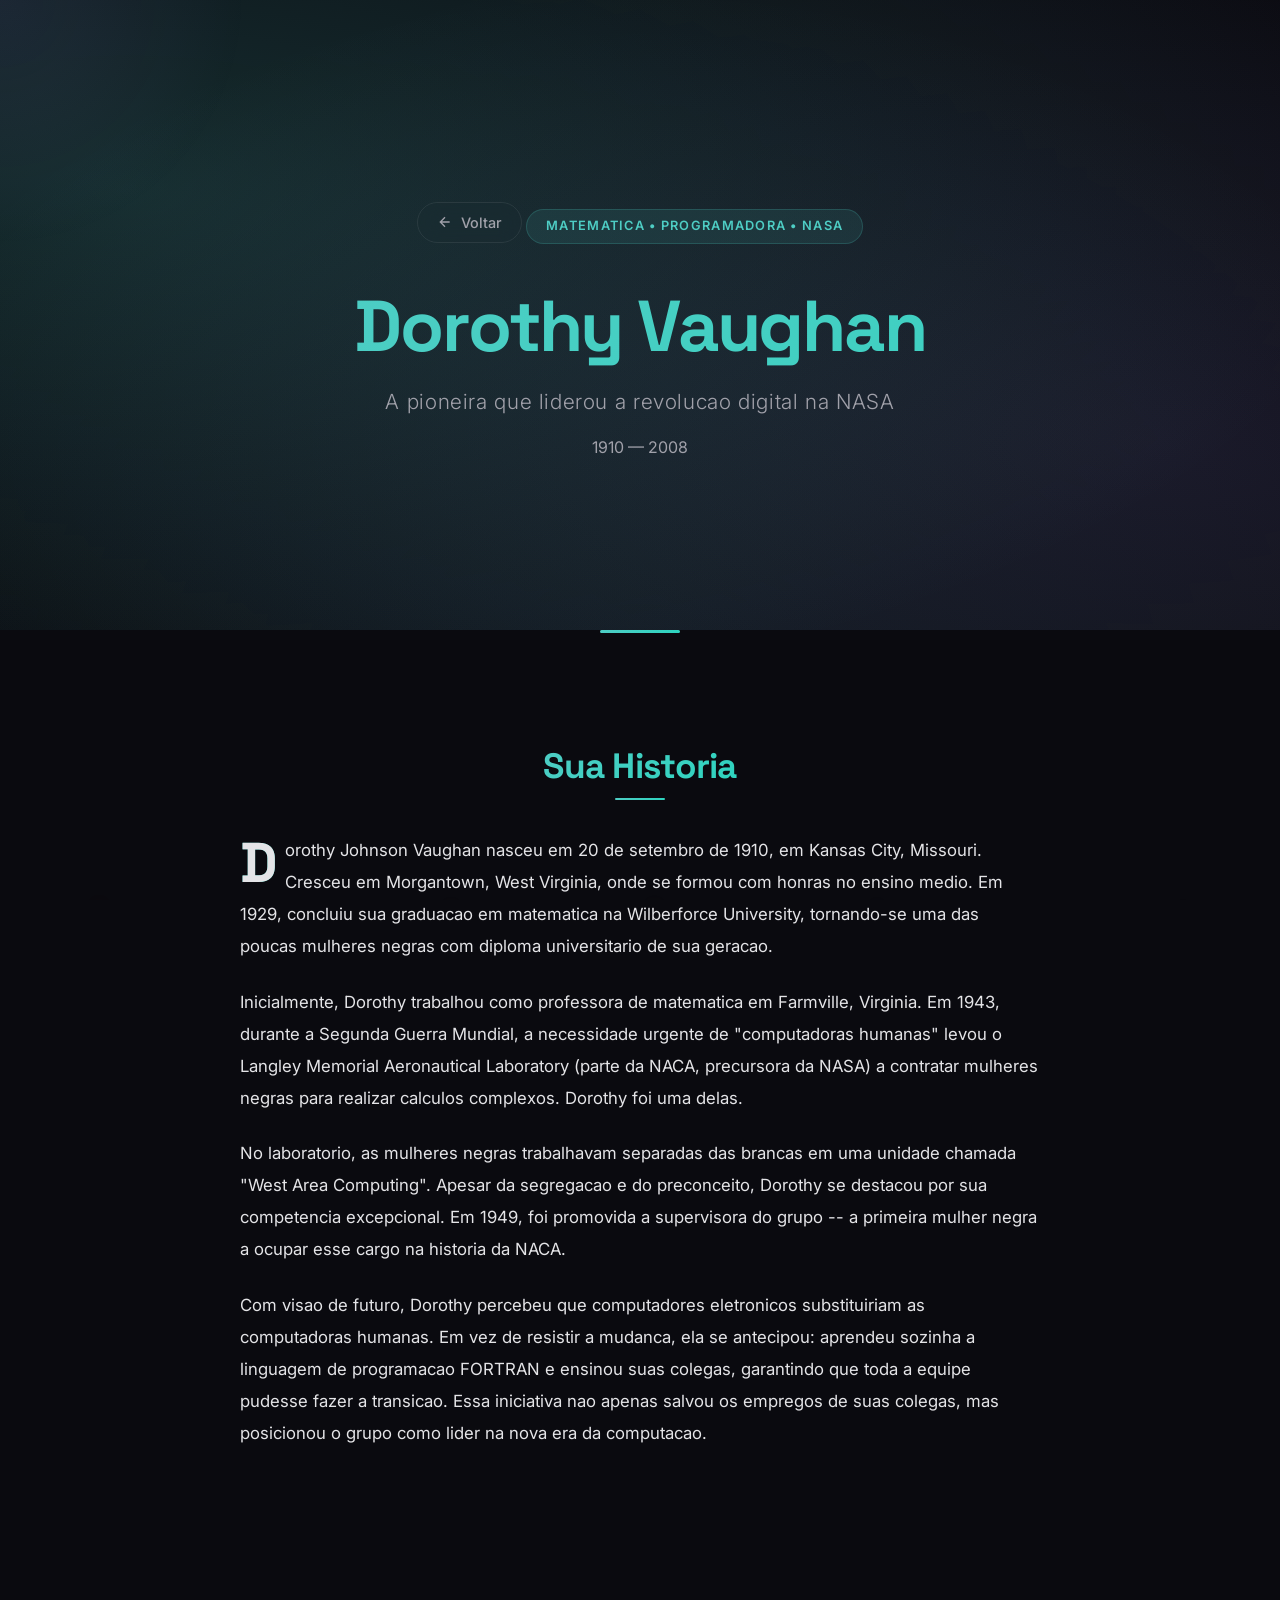
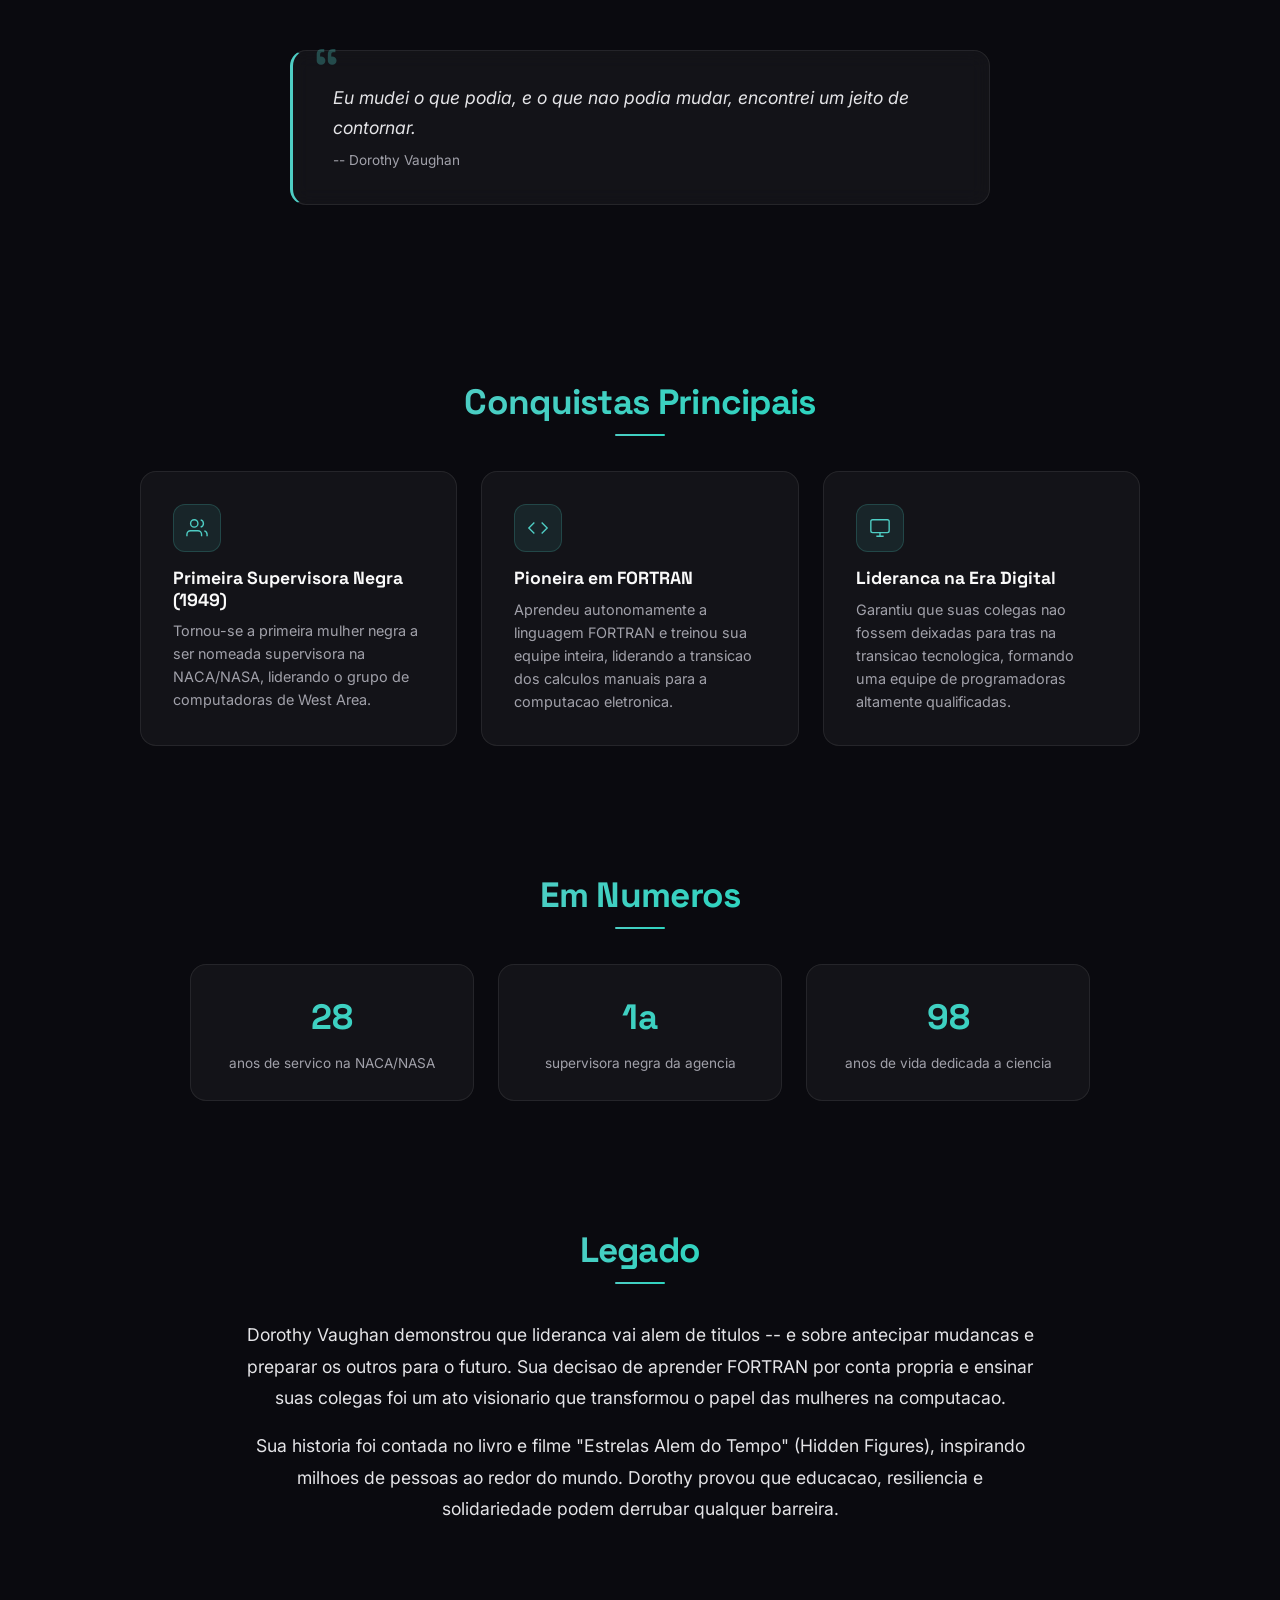
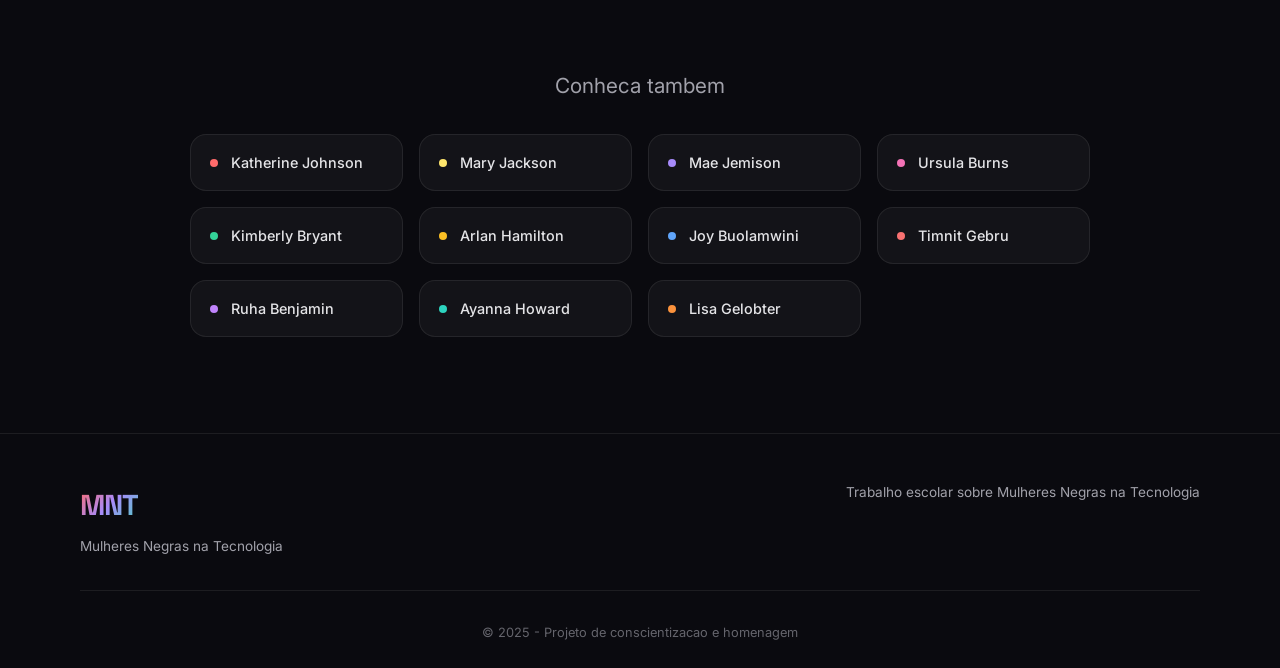
<file: dorothy-vaughan.html>
<!DOCTYPE html>
<html lang="pt-BR">
<head>
    <meta charset="UTF-8">
    <meta name="viewport" content="width=device-width, initial-scale=1.0">
    <title>Dorothy Vaughan - Mulheres Negras na Tecnologia</title>
    <link rel="preconnect" href="https://fonts.googleapis.com">
    <link rel="preconnect" href="https://fonts.gstatic.com" crossorigin>
    <link href="https://fonts.googleapis.com/css2?family=Space+Grotesk:wght@300;400;500;600;700&family=Inter:wght@300;400;500;600;700&display=swap" rel="stylesheet">
    <link rel="stylesheet" href="design/global.css">
    <link rel="stylesheet" href="design/biografia.css">
    <style>
        :root {
            --bio-color: #4ECDC4;
            --bio-color-glow: rgba(78, 205, 196, 0.18);
            --bio-badge-bg: rgba(78, 205, 196, 0.1);
            --bio-badge-border: rgba(78, 205, 196, 0.2);
            --bio-gradient: linear-gradient(135deg, #4ECDC4, #2DD4BF);
        }
    </style>
</head>
<body>
    <div id="particles-bg" class="particles-bg" aria-hidden="true"></div>
    <div id="cursor-glow" class="cursor-glow" aria-hidden="true"></div>

    <header class="bio-hero">
        <div class="container bio-hero-content">
            <a href="index.html#biografias" class="bio-back-link">
                <svg viewBox="0 0 24 24" fill="none" stroke="currentColor" stroke-width="2"><path d="M19 12H5M12 19l-7-7 7-7"/></svg>
                Voltar
            </a>
            <div class="bio-badge">Matematica &bull; Programadora &bull; NASA</div>
            <h1 class="bio-hero-name">Dorothy Vaughan</h1>
            <p class="bio-hero-subtitle">A pioneira que liderou a revolucao digital na NASA</p>
            <p class="bio-hero-dates">1910 &mdash; 2008</p>
        </div>
    </header>

    <main>
        <div class="bio-divider"></div>

        <section class="bio-section">
            <div class="container">
                <h2 class="bio-section-title"><span>Sua Historia</span></h2>
                <div class="bio-story">
                    <p>Dorothy Johnson Vaughan nasceu em 20 de setembro de 1910, em Kansas City, Missouri. Cresceu em Morgantown, West Virginia, onde se formou com honras no ensino medio. Em 1929, concluiu sua graduacao em matematica na Wilberforce University, tornando-se uma das poucas mulheres negras com diploma universitario de sua geracao.</p>
                    <p>Inicialmente, Dorothy trabalhou como professora de matematica em Farmville, Virginia. Em 1943, durante a Segunda Guerra Mundial, a necessidade urgente de "computadoras humanas" levou o Langley Memorial Aeronautical Laboratory (parte da NACA, precursora da NASA) a contratar mulheres negras para realizar calculos complexos. Dorothy foi uma delas.</p>
                    <p>No laboratorio, as mulheres negras trabalhavam separadas das brancas em uma unidade chamada "West Area Computing". Apesar da segregacao e do preconceito, Dorothy se destacou por sua competencia excepcional. Em 1949, foi promovida a supervisora do grupo -- a primeira mulher negra a ocupar esse cargo na historia da NACA.</p>
                    <p>Com visao de futuro, Dorothy percebeu que computadores eletronicos substituiriam as computadoras humanas. Em vez de resistir a mudanca, ela se antecipou: aprendeu sozinha a linguagem de programacao FORTRAN e ensinou suas colegas, garantindo que toda a equipe pudesse fazer a transicao. Essa iniciativa nao apenas salvou os empregos de suas colegas, mas posicionou o grupo como lider na nova era da computacao.</p>
                </div>
            </div>
        </section>

        <section class="bio-section">
            <div class="container">
                <div class="bio-quote">
                    <p>Eu mudei o que podia, e o que nao podia mudar, encontrei um jeito de contornar.</p>
                    <cite>-- Dorothy Vaughan</cite>
                </div>
            </div>
        </section>

        <section class="bio-section">
            <div class="container">
                <h2 class="bio-section-title"><span>Conquistas Principais</span></h2>
                <div class="bio-highlights">
                    <div class="bio-highlight-card">
                        <div class="bio-highlight-icon">
                            <svg viewBox="0 0 24 24" fill="none" stroke="currentColor" stroke-width="1.5"><path d="M17 21v-2a4 4 0 00-4-4H5a4 4 0 00-4 4v2"/><circle cx="9" cy="7" r="4"/><path d="M23 21v-2a4 4 0 00-3-3.87"/><path d="M16 3.13a4 4 0 010 7.75"/></svg>
                        </div>
                        <h3>Primeira Supervisora Negra (1949)</h3>
                        <p>Tornou-se a primeira mulher negra a ser nomeada supervisora na NACA/NASA, liderando o grupo de computadoras de West Area.</p>
                    </div>
                    <div class="bio-highlight-card">
                        <div class="bio-highlight-icon">
                            <svg viewBox="0 0 24 24" fill="none" stroke="currentColor" stroke-width="1.5"><polyline points="16 18 22 12 16 6"/><polyline points="8 6 2 12 8 18"/></svg>
                        </div>
                        <h3>Pioneira em FORTRAN</h3>
                        <p>Aprendeu autonomamente a linguagem FORTRAN e treinou sua equipe inteira, liderando a transicao dos calculos manuais para a computacao eletronica.</p>
                    </div>
                    <div class="bio-highlight-card">
                        <div class="bio-highlight-icon">
                            <svg viewBox="0 0 24 24" fill="none" stroke="currentColor" stroke-width="1.5"><rect x="2" y="3" width="20" height="14" rx="2"/><line x1="8" y1="21" x2="16" y2="21"/><line x1="12" y1="17" x2="12" y2="21"/></svg>
                        </div>
                        <h3>Lideranca na Era Digital</h3>
                        <p>Garantiu que suas colegas nao fossem deixadas para tras na transicao tecnologica, formando uma equipe de programadoras altamente qualificadas.</p>
                    </div>
                </div>
            </div>
        </section>

        <section class="bio-section">
            <div class="container">
                <h2 class="bio-section-title"><span>Em Numeros</span></h2>
                <div class="bio-facts">
                    <div class="bio-fact">
                        <span class="bio-fact-value">28</span>
                        <span class="bio-fact-label">anos de servico na NACA/NASA</span>
                    </div>
                    <div class="bio-fact">
                        <span class="bio-fact-value">1a</span>
                        <span class="bio-fact-label">supervisora negra da agencia</span>
                    </div>
                    <div class="bio-fact">
                        <span class="bio-fact-value">98</span>
                        <span class="bio-fact-label">anos de vida dedicada a ciencia</span>
                    </div>
                </div>
            </div>
        </section>

        <section class="bio-section">
            <div class="container">
                <h2 class="bio-section-title"><span>Legado</span></h2>
                <div class="bio-legacy">
                    <p>Dorothy Vaughan demonstrou que lideranca vai alem de titulos -- e sobre antecipar mudancas e preparar os outros para o futuro. Sua decisao de aprender FORTRAN por conta propria e ensinar suas colegas foi um ato visionario que transformou o papel das mulheres na computacao.</p>
                    <p>Sua historia foi contada no livro e filme "Estrelas Alem do Tempo" (Hidden Figures), inspirando milhoes de pessoas ao redor do mundo. Dorothy provou que educacao, resiliencia e solidariedade podem derrubar qualquer barreira.</p>
                </div>
            </div>
        </section>

        <section class="bio-nav">
            <div class="container">
                <p class="bio-nav-title">Conheca tambem</p>
                <div class="bio-nav-grid">
                    <a href="katherine-johnson.html" class="bio-nav-link"><span class="nav-dot" style="background:#FF6B6B;"></span> Katherine Johnson</a>
                    <a href="mary-jackson.html" class="bio-nav-link"><span class="nav-dot" style="background:#FFE66D;"></span> Mary Jackson</a>
                    <a href="mae-jemison.html" class="bio-nav-link"><span class="nav-dot" style="background:#A78BFA;"></span> Mae Jemison</a>
                    <a href="ursula-burns.html" class="bio-nav-link"><span class="nav-dot" style="background:#F472B6;"></span> Ursula Burns</a>
                    <a href="kimberly-bryant.html" class="bio-nav-link"><span class="nav-dot" style="background:#34D399;"></span> Kimberly Bryant</a>
                    <a href="arlan-hamilton.html" class="bio-nav-link"><span class="nav-dot" style="background:#FBBF24;"></span> Arlan Hamilton</a>
                    <a href="joy-buolamwini.html" class="bio-nav-link"><span class="nav-dot" style="background:#60A5FA;"></span> Joy Buolamwini</a>
                    <a href="timnit-gebru.html" class="bio-nav-link"><span class="nav-dot" style="background:#F87171;"></span> Timnit Gebru</a>
                    <a href="ruha-benjamin.html" class="bio-nav-link"><span class="nav-dot" style="background:#C084FC;"></span> Ruha Benjamin</a>
                    <a href="ayanna-howard.html" class="bio-nav-link"><span class="nav-dot" style="background:#2DD4BF;"></span> Ayanna Howard</a>
                    <a href="lisa-gelobter.html" class="bio-nav-link"><span class="nav-dot" style="background:#FB923C;"></span> Lisa Gelobter</a>
                </div>
            </div>
        </section>
    </main>

    <footer class="rodape">
        <div class="container">
            <div class="rodape-conteudo">
                <div class="rodape-brand">
                    <a href="index.html" style="text-decoration:none;"><span class="rodape-logo">MNT</span></a>
                    <p>Mulheres Negras na Tecnologia</p>
                </div>
                <div class="rodape-textos">
                    <p class="rodape-texto">Trabalho escolar sobre Mulheres Negras na Tecnologia</p>
                </div>
            </div>
            <div class="rodape-bottom">
                <p>&copy; 2025 - Projeto de conscientizacao e homenagem</p>
            </div>
        </div>
    </footer>

    <script src="animacoes/main.js"></script>
</body>
</html>
</file>
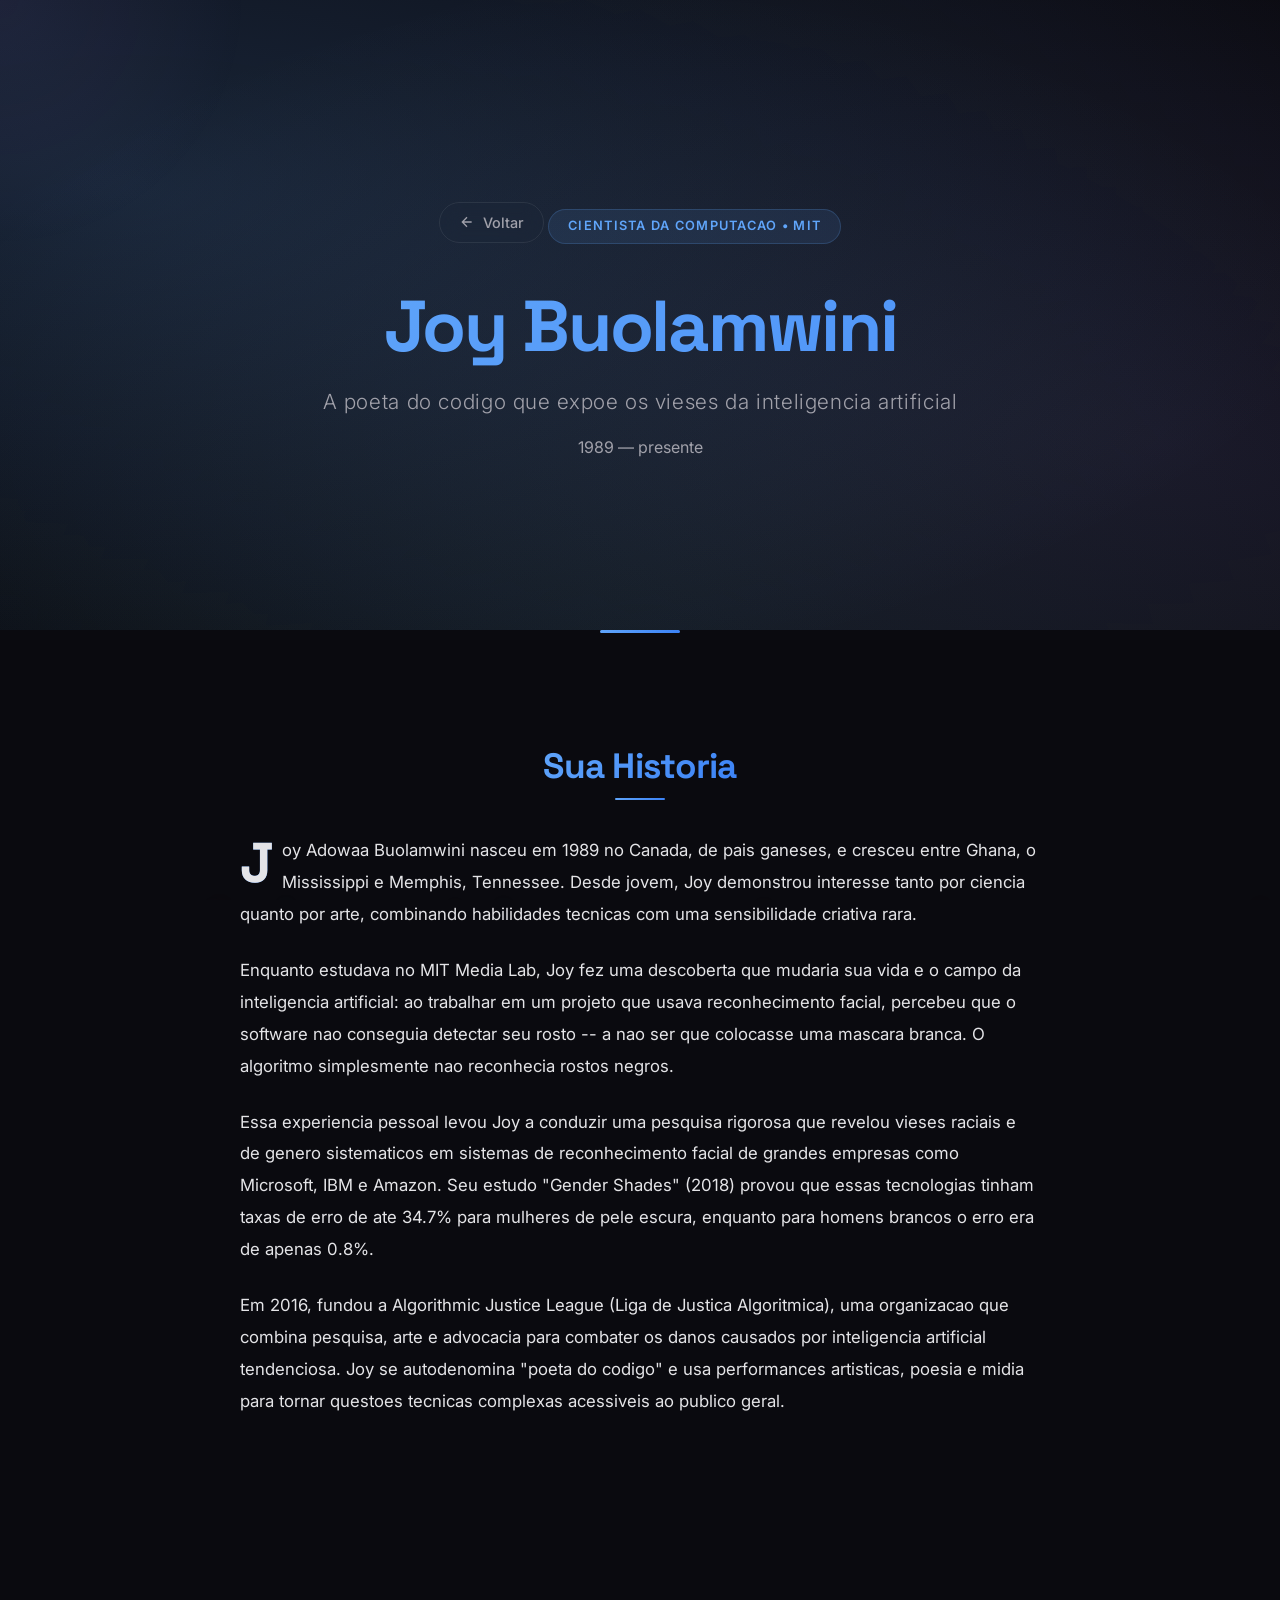
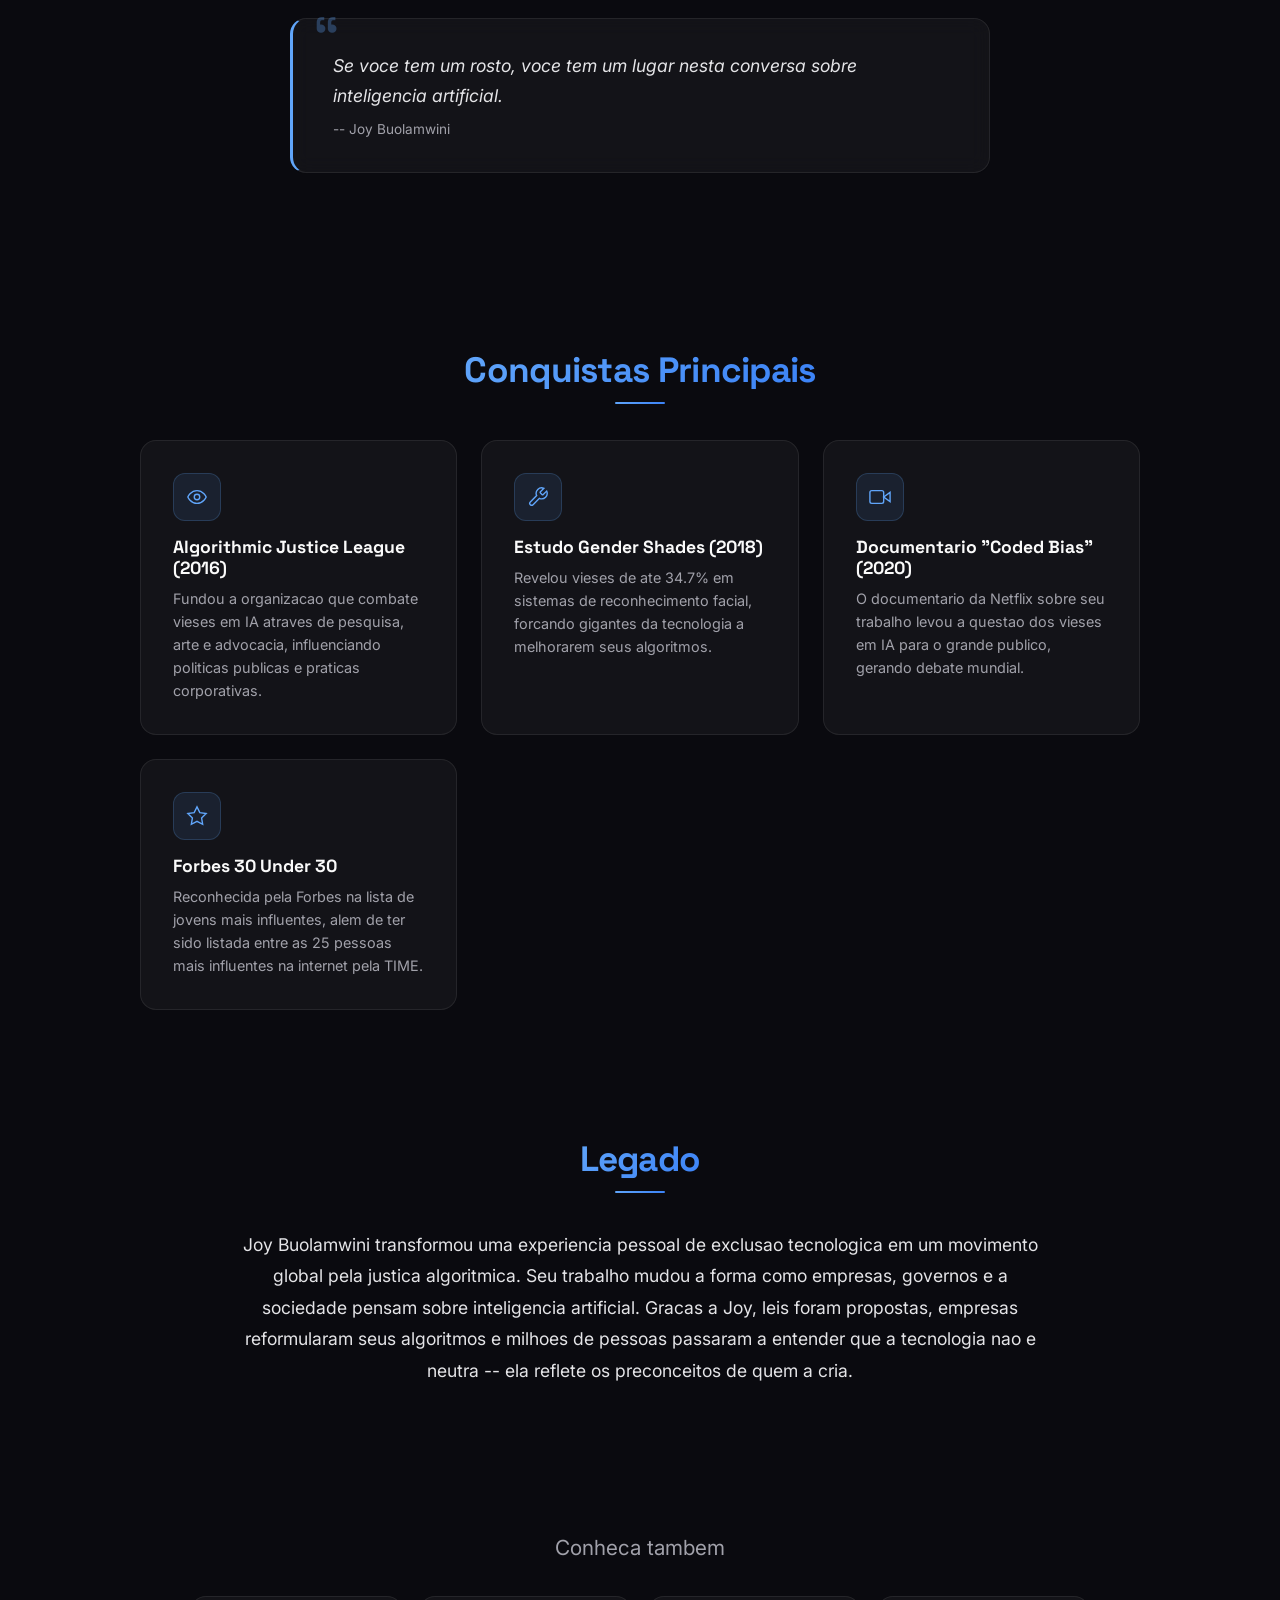
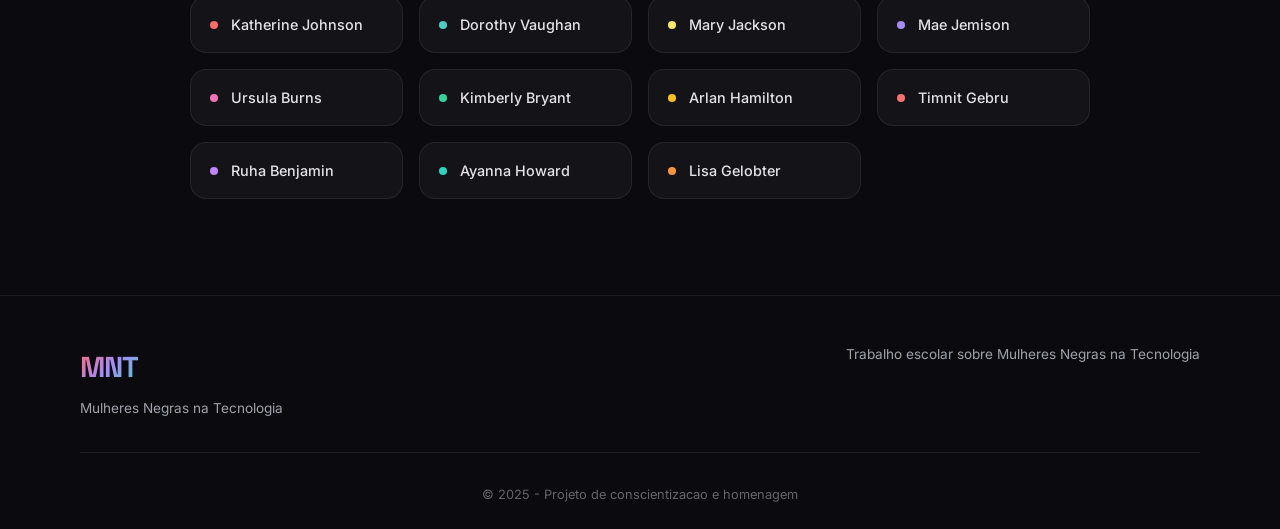
<file: joy-buolamwini.html>
<!DOCTYPE html>
<html lang="pt-BR">
<head>
    <meta charset="UTF-8">
    <meta name="viewport" content="width=device-width, initial-scale=1.0">
    <title>Joy Buolamwini - Mulheres Negras na Tecnologia</title>
    <link rel="preconnect" href="https://fonts.googleapis.com">
    <link rel="preconnect" href="https://fonts.gstatic.com" crossorigin>
    <link href="https://fonts.googleapis.com/css2?family=Space+Grotesk:wght@300;400;500;600;700&family=Inter:wght@300;400;500;600;700&display=swap" rel="stylesheet">
    <link rel="stylesheet" href="design/global.css">
    <link rel="stylesheet" href="design/biografia.css">
    <style>
        :root {
            --bio-color: #60A5FA;
            --bio-color-glow: rgba(96, 165, 250, 0.18);
            --bio-badge-bg: rgba(96, 165, 250, 0.1);
            --bio-badge-border: rgba(96, 165, 250, 0.2);
            --bio-gradient: linear-gradient(135deg, #60A5FA, #3B82F6);
        }
    </style>
</head>
<body>
    <div id="particles-bg" class="particles-bg" aria-hidden="true"></div>
    <div id="cursor-glow" class="cursor-glow" aria-hidden="true"></div>

    <header class="bio-hero">
        <div class="container bio-hero-content">
            <a href="index.html#biografias" class="bio-back-link">
                <svg viewBox="0 0 24 24" fill="none" stroke="currentColor" stroke-width="2"><path d="M19 12H5M12 19l-7-7 7-7"/></svg>
                Voltar
            </a>
            <div class="bio-badge">Cientista da Computacao &bull; MIT</div>
            <h1 class="bio-hero-name">Joy Buolamwini</h1>
            <p class="bio-hero-subtitle">A poeta do codigo que expoe os vieses da inteligencia artificial</p>
            <p class="bio-hero-dates">1989 &mdash; presente</p>
        </div>
    </header>

    <main>
        <div class="bio-divider"></div>

        <section class="bio-section">
            <div class="container">
                <h2 class="bio-section-title"><span>Sua Historia</span></h2>
                <div class="bio-story">
                    <p>Joy Adowaa Buolamwini nasceu em 1989 no Canada, de pais ganeses, e cresceu entre Ghana, o Mississippi e Memphis, Tennessee. Desde jovem, Joy demonstrou interesse tanto por ciencia quanto por arte, combinando habilidades tecnicas com uma sensibilidade criativa rara.</p>
                    <p>Enquanto estudava no MIT Media Lab, Joy fez uma descoberta que mudaria sua vida e o campo da inteligencia artificial: ao trabalhar em um projeto que usava reconhecimento facial, percebeu que o software nao conseguia detectar seu rosto -- a nao ser que colocasse uma mascara branca. O algoritmo simplesmente nao reconhecia rostos negros.</p>
                    <p>Essa experiencia pessoal levou Joy a conduzir uma pesquisa rigorosa que revelou vieses raciais e de genero sistematicos em sistemas de reconhecimento facial de grandes empresas como Microsoft, IBM e Amazon. Seu estudo "Gender Shades" (2018) provou que essas tecnologias tinham taxas de erro de ate 34.7% para mulheres de pele escura, enquanto para homens brancos o erro era de apenas 0.8%.</p>
                    <p>Em 2016, fundou a Algorithmic Justice League (Liga de Justica Algoritmica), uma organizacao que combina pesquisa, arte e advocacia para combater os danos causados por inteligencia artificial tendenciosa. Joy se autodenomina "poeta do codigo" e usa performances artisticas, poesia e midia para tornar questoes tecnicas complexas acessiveis ao publico geral.</p>
                </div>
            </div>
        </section>

        <section class="bio-section">
            <div class="container">
                <div class="bio-quote">
                    <p>Se voce tem um rosto, voce tem um lugar nesta conversa sobre inteligencia artificial.</p>
                    <cite>-- Joy Buolamwini</cite>
                </div>
            </div>
        </section>

        <section class="bio-section">
            <div class="container">
                <h2 class="bio-section-title"><span>Conquistas Principais</span></h2>
                <div class="bio-highlights">
                    <div class="bio-highlight-card">
                        <div class="bio-highlight-icon">
                            <svg viewBox="0 0 24 24" fill="none" stroke="currentColor" stroke-width="1.5"><path d="M2 12s3-7 10-7 10 7 10 7-3 7-10 7-10-7-10-7z"/><circle cx="12" cy="12" r="3"/></svg>
                        </div>
                        <h3>Algorithmic Justice League (2016)</h3>
                        <p>Fundou a organizacao que combate vieses em IA atraves de pesquisa, arte e advocacia, influenciando politicas publicas e praticas corporativas.</p>
                    </div>
                    <div class="bio-highlight-card">
                        <div class="bio-highlight-icon">
                            <svg viewBox="0 0 24 24" fill="none" stroke="currentColor" stroke-width="1.5"><path d="M14.7 6.3a1 1 0 000 1.4l1.6 1.6a1 1 0 001.4 0l3.77-3.77a6 6 0 01-7.94 7.94l-6.91 6.91a2.12 2.12 0 01-3-3l6.91-6.91a6 6 0 017.94-7.94l-3.76 3.76z"/></svg>
                        </div>
                        <h3>Estudo Gender Shades (2018)</h3>
                        <p>Revelou vieses de ate 34.7% em sistemas de reconhecimento facial, forcando gigantes da tecnologia a melhorarem seus algoritmos.</p>
                    </div>
                    <div class="bio-highlight-card">
                        <div class="bio-highlight-icon">
                            <svg viewBox="0 0 24 24" fill="none" stroke="currentColor" stroke-width="1.5"><polygon points="23 7 16 12 23 17 23 7"/><rect x="1" y="5" width="15" height="14" rx="2" ry="2"/></svg>
                        </div>
                        <h3>Documentario "Coded Bias" (2020)</h3>
                        <p>O documentario da Netflix sobre seu trabalho levou a questao dos vieses em IA para o grande publico, gerando debate mundial.</p>
                    </div>
                    <div class="bio-highlight-card">
                        <div class="bio-highlight-icon">
                            <svg viewBox="0 0 24 24" fill="none" stroke="currentColor" stroke-width="1.5"><path d="M12 2l3.09 6.26L22 9.27l-5 4.87 1.18 6.88L12 17.77l-6.18 3.25L7 14.14 2 9.27l6.91-1.01L12 2z"/></svg>
                        </div>
                        <h3>Forbes 30 Under 30</h3>
                        <p>Reconhecida pela Forbes na lista de jovens mais influentes, alem de ter sido listada entre as 25 pessoas mais influentes na internet pela TIME.</p>
                    </div>
                </div>
            </div>
        </section>

        <section class="bio-section">
            <div class="container">
                <h2 class="bio-section-title"><span>Legado</span></h2>
                <div class="bio-legacy">
                    <p>Joy Buolamwini transformou uma experiencia pessoal de exclusao tecnologica em um movimento global pela justica algoritmica. Seu trabalho mudou a forma como empresas, governos e a sociedade pensam sobre inteligencia artificial. Gracas a Joy, leis foram propostas, empresas reformularam seus algoritmos e milhoes de pessoas passaram a entender que a tecnologia nao e neutra -- ela reflete os preconceitos de quem a cria.</p>
                </div>
            </div>
        </section>

        <section class="bio-nav">
            <div class="container">
                <p class="bio-nav-title">Conheca tambem</p>
                <div class="bio-nav-grid">
                    <a href="katherine-johnson.html" class="bio-nav-link"><span class="nav-dot" style="background:#FF6B6B;"></span> Katherine Johnson</a>
                    <a href="dorothy-vaughan.html" class="bio-nav-link"><span class="nav-dot" style="background:#4ECDC4;"></span> Dorothy Vaughan</a>
                    <a href="mary-jackson.html" class="bio-nav-link"><span class="nav-dot" style="background:#FFE66D;"></span> Mary Jackson</a>
                    <a href="mae-jemison.html" class="bio-nav-link"><span class="nav-dot" style="background:#A78BFA;"></span> Mae Jemison</a>
                    <a href="ursula-burns.html" class="bio-nav-link"><span class="nav-dot" style="background:#F472B6;"></span> Ursula Burns</a>
                    <a href="kimberly-bryant.html" class="bio-nav-link"><span class="nav-dot" style="background:#34D399;"></span> Kimberly Bryant</a>
                    <a href="arlan-hamilton.html" class="bio-nav-link"><span class="nav-dot" style="background:#FBBF24;"></span> Arlan Hamilton</a>
                    <a href="timnit-gebru.html" class="bio-nav-link"><span class="nav-dot" style="background:#F87171;"></span> Timnit Gebru</a>
                    <a href="ruha-benjamin.html" class="bio-nav-link"><span class="nav-dot" style="background:#C084FC;"></span> Ruha Benjamin</a>
                    <a href="ayanna-howard.html" class="bio-nav-link"><span class="nav-dot" style="background:#2DD4BF;"></span> Ayanna Howard</a>
                    <a href="lisa-gelobter.html" class="bio-nav-link"><span class="nav-dot" style="background:#FB923C;"></span> Lisa Gelobter</a>
                </div>
            </div>
        </section>
    </main>

    <footer class="rodape">
        <div class="container">
            <div class="rodape-conteudo">
                <div class="rodape-brand">
                    <a href="index.html" style="text-decoration:none;"><span class="rodape-logo">MNT</span></a>
                    <p>Mulheres Negras na Tecnologia</p>
                </div>
                <div class="rodape-textos">
                    <p class="rodape-texto">Trabalho escolar sobre Mulheres Negras na Tecnologia</p>
                </div>
            </div>
            <div class="rodape-bottom">
                <p>&copy; 2025 - Projeto de conscientizacao e homenagem</p>
            </div>
        </div>
    </footer>

    <script src="animacoes/main.js"></script>
</body>
</html>
</file>
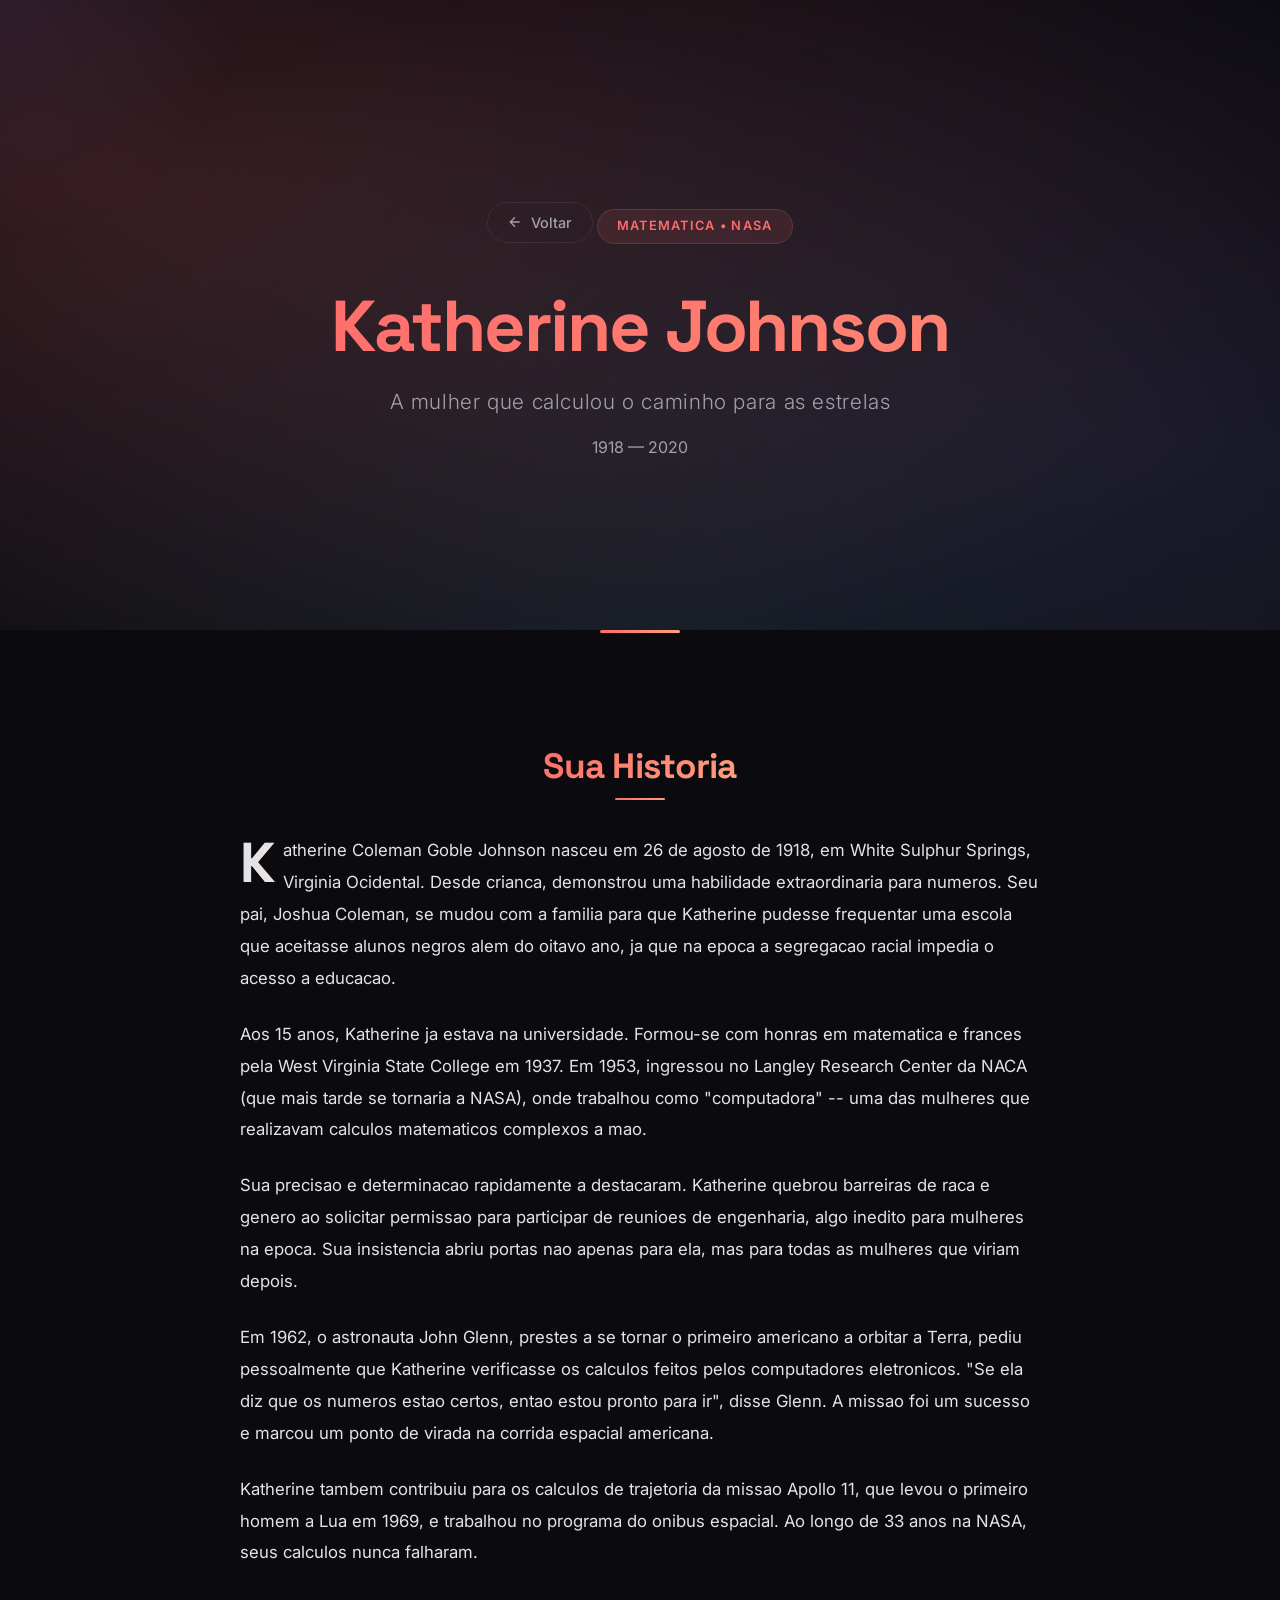
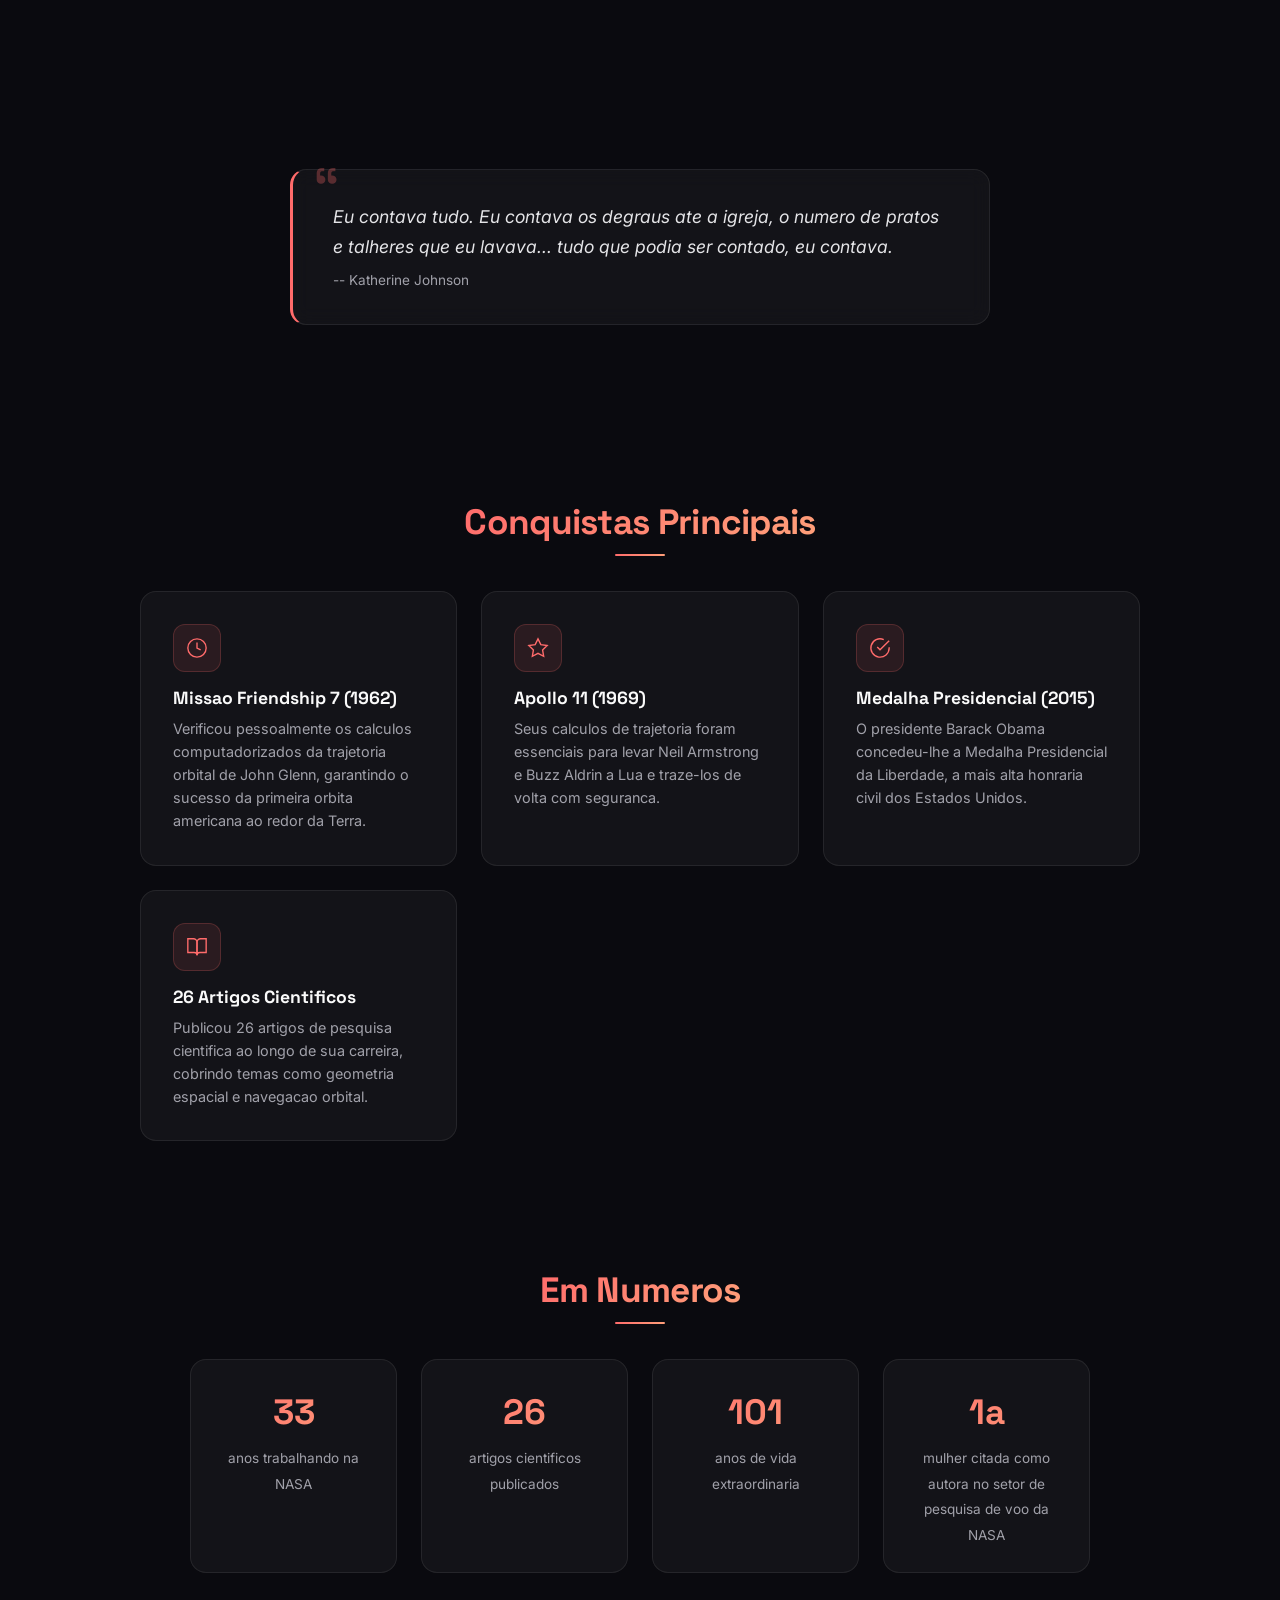
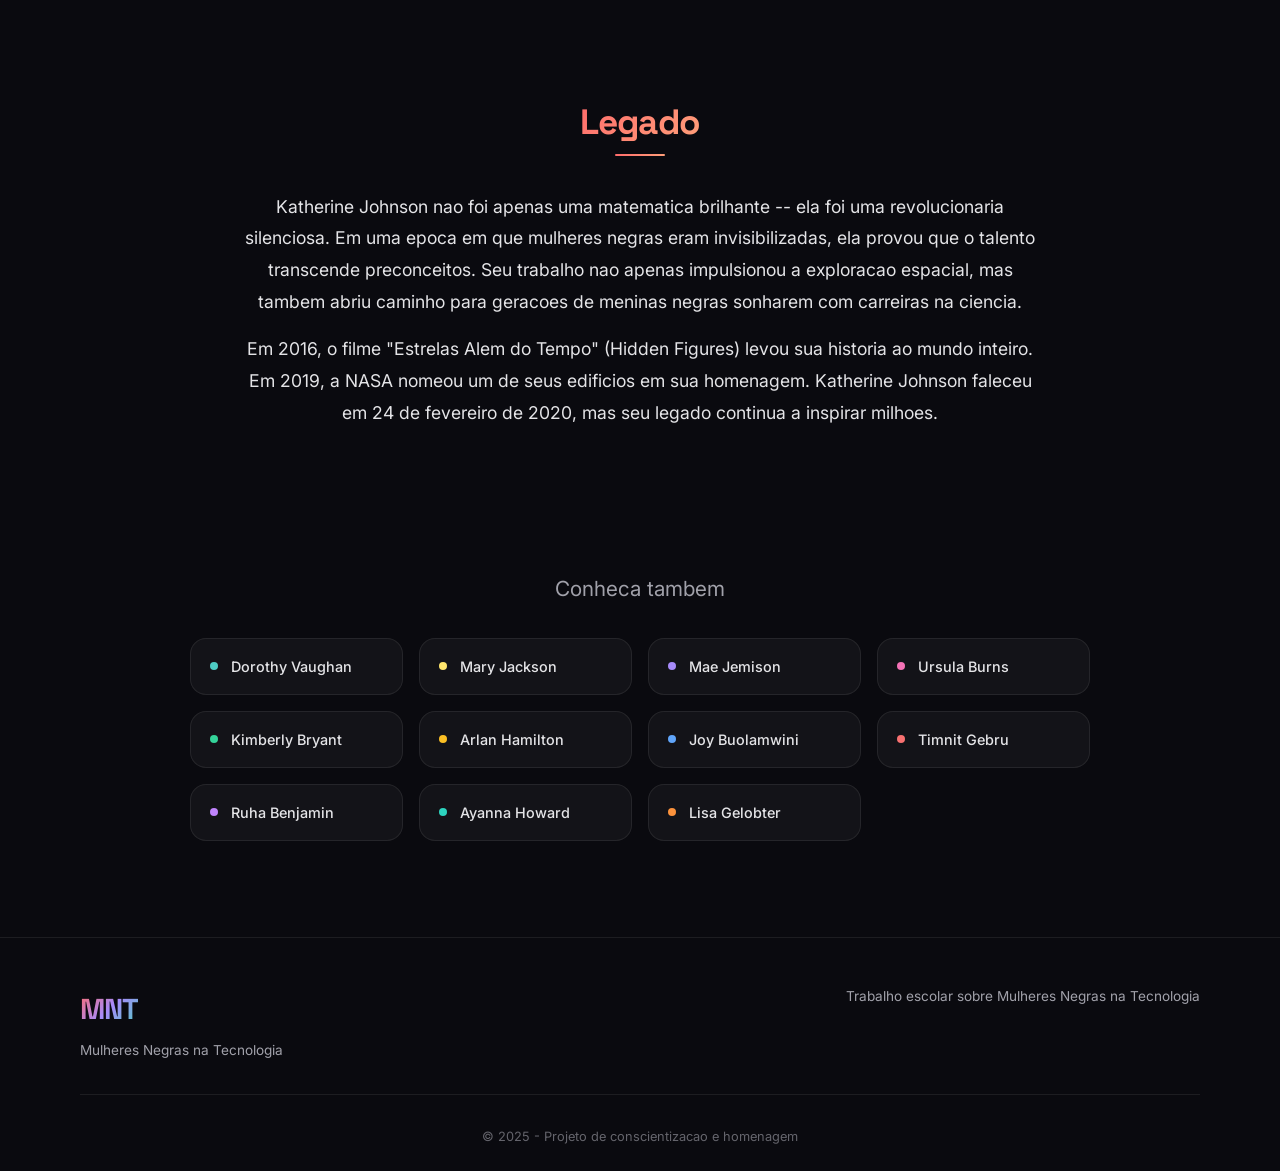
<file: katherine-johnson.html>
<!DOCTYPE html>
<html lang="pt-BR">
<head>
    <meta charset="UTF-8">
    <meta name="viewport" content="width=device-width, initial-scale=1.0">
    <title>Katherine Johnson - Mulheres Negras na Tecnologia</title>
    <link rel="preconnect" href="https://fonts.googleapis.com">
    <link rel="preconnect" href="https://fonts.gstatic.com" crossorigin>
    <link href="https://fonts.googleapis.com/css2?family=Space+Grotesk:wght@300;400;500;600;700&family=Inter:wght@300;400;500;600;700&display=swap" rel="stylesheet">
    <link rel="stylesheet" href="design/global.css">
    <link rel="stylesheet" href="design/biografia.css">
    <style>
        :root {
            --bio-color: #FF6B6B;
            --bio-color-glow: rgba(255, 107, 107, 0.18);
            --bio-badge-bg: rgba(255, 107, 107, 0.1);
            --bio-badge-border: rgba(255, 107, 107, 0.2);
            --bio-gradient: linear-gradient(135deg, #FF6B6B, #FFA07A);
        }
    </style>
</head>
<body>
    <div id="particles-bg" class="particles-bg" aria-hidden="true"></div>
    <div id="cursor-glow" class="cursor-glow" aria-hidden="true"></div>

    <header class="bio-hero">
        <div class="container bio-hero-content">
            <a href="index.html#biografias" class="bio-back-link">
                <svg viewBox="0 0 24 24" fill="none" stroke="currentColor" stroke-width="2"><path d="M19 12H5M12 19l-7-7 7-7"/></svg>
                Voltar
            </a>
            <div class="bio-badge">Matematica &bull; NASA</div>
            <h1 class="bio-hero-name">Katherine Johnson</h1>
            <p class="bio-hero-subtitle">A mulher que calculou o caminho para as estrelas</p>
            <p class="bio-hero-dates">1918 &mdash; 2020</p>
        </div>
    </header>

    <main>
        <div class="bio-divider"></div>

        <section class="bio-section">
            <div class="container">
                <h2 class="bio-section-title"><span>Sua Historia</span></h2>
                <div class="bio-story">
                    <p>Katherine Coleman Goble Johnson nasceu em 26 de agosto de 1918, em White Sulphur Springs, Virginia Ocidental. Desde crianca, demonstrou uma habilidade extraordinaria para numeros. Seu pai, Joshua Coleman, se mudou com a familia para que Katherine pudesse frequentar uma escola que aceitasse alunos negros alem do oitavo ano, ja que na epoca a segregacao racial impedia o acesso a educacao.</p>
                    <p>Aos 15 anos, Katherine ja estava na universidade. Formou-se com honras em matematica e frances pela West Virginia State College em 1937. Em 1953, ingressou no Langley Research Center da NACA (que mais tarde se tornaria a NASA), onde trabalhou como "computadora" -- uma das mulheres que realizavam calculos matematicos complexos a mao.</p>
                    <p>Sua precisao e determinacao rapidamente a destacaram. Katherine quebrou barreiras de raca e genero ao solicitar permissao para participar de reunioes de engenharia, algo inedito para mulheres na epoca. Sua insistencia abriu portas nao apenas para ela, mas para todas as mulheres que viriam depois.</p>
                    <p>Em 1962, o astronauta John Glenn, prestes a se tornar o primeiro americano a orbitar a Terra, pediu pessoalmente que Katherine verificasse os calculos feitos pelos computadores eletronicos. "Se ela diz que os numeros estao certos, entao estou pronto para ir", disse Glenn. A missao foi um sucesso e marcou um ponto de virada na corrida espacial americana.</p>
                    <p>Katherine tambem contribuiu para os calculos de trajetoria da missao Apollo 11, que levou o primeiro homem a Lua em 1969, e trabalhou no programa do onibus espacial. Ao longo de 33 anos na NASA, seus calculos nunca falharam.</p>
                </div>
            </div>
        </section>

        <section class="bio-section">
            <div class="container">
                <div class="bio-quote">
                    <p>Eu contava tudo. Eu contava os degraus ate a igreja, o numero de pratos e talheres que eu lavava... tudo que podia ser contado, eu contava.</p>
                    <cite>-- Katherine Johnson</cite>
                </div>
            </div>
        </section>

        <section class="bio-section">
            <div class="container">
                <h2 class="bio-section-title"><span>Conquistas Principais</span></h2>
                <div class="bio-highlights">
                    <div class="bio-highlight-card">
                        <div class="bio-highlight-icon">
                            <svg viewBox="0 0 24 24" fill="none" stroke="currentColor" stroke-width="1.5"><circle cx="12" cy="12" r="10"/><path d="M12 6v6l4 2"/></svg>
                        </div>
                        <h3>Missao Friendship 7 (1962)</h3>
                        <p>Verificou pessoalmente os calculos computadorizados da trajetoria orbital de John Glenn, garantindo o sucesso da primeira orbita americana ao redor da Terra.</p>
                    </div>
                    <div class="bio-highlight-card">
                        <div class="bio-highlight-icon">
                            <svg viewBox="0 0 24 24" fill="none" stroke="currentColor" stroke-width="1.5"><path d="M12 2l3.09 6.26L22 9.27l-5 4.87 1.18 6.88L12 17.77l-6.18 3.25L7 14.14 2 9.27l6.91-1.01L12 2z"/></svg>
                        </div>
                        <h3>Apollo 11 (1969)</h3>
                        <p>Seus calculos de trajetoria foram essenciais para levar Neil Armstrong e Buzz Aldrin a Lua e traze-los de volta com seguranca.</p>
                    </div>
                    <div class="bio-highlight-card">
                        <div class="bio-highlight-icon">
                            <svg viewBox="0 0 24 24" fill="none" stroke="currentColor" stroke-width="1.5"><path d="M22 11.08V12a10 10 0 11-5.93-9.14"/><path d="M22 4L12 14.01l-3-3"/></svg>
                        </div>
                        <h3>Medalha Presidencial (2015)</h3>
                        <p>O presidente Barack Obama concedeu-lhe a Medalha Presidencial da Liberdade, a mais alta honraria civil dos Estados Unidos.</p>
                    </div>
                    <div class="bio-highlight-card">
                        <div class="bio-highlight-icon">
                            <svg viewBox="0 0 24 24" fill="none" stroke="currentColor" stroke-width="1.5"><path d="M2 3h6a4 4 0 014 4v14a3 3 0 00-3-3H2z"/><path d="M22 3h-6a4 4 0 00-4 4v14a3 3 0 013-3h7z"/></svg>
                        </div>
                        <h3>26 Artigos Cientificos</h3>
                        <p>Publicou 26 artigos de pesquisa cientifica ao longo de sua carreira, cobrindo temas como geometria espacial e navegacao orbital.</p>
                    </div>
                </div>
            </div>
        </section>

        <section class="bio-section">
            <div class="container">
                <h2 class="bio-section-title"><span>Em Numeros</span></h2>
                <div class="bio-facts">
                    <div class="bio-fact">
                        <span class="bio-fact-value">33</span>
                        <span class="bio-fact-label">anos trabalhando na NASA</span>
                    </div>
                    <div class="bio-fact">
                        <span class="bio-fact-value">26</span>
                        <span class="bio-fact-label">artigos cientificos publicados</span>
                    </div>
                    <div class="bio-fact">
                        <span class="bio-fact-value">101</span>
                        <span class="bio-fact-label">anos de vida extraordinaria</span>
                    </div>
                    <div class="bio-fact">
                        <span class="bio-fact-value">1a</span>
                        <span class="bio-fact-label">mulher citada como autora no setor de pesquisa de voo da NASA</span>
                    </div>
                </div>
            </div>
        </section>

        <section class="bio-section">
            <div class="container">
                <h2 class="bio-section-title"><span>Legado</span></h2>
                <div class="bio-legacy">
                    <p>Katherine Johnson nao foi apenas uma matematica brilhante -- ela foi uma revolucionaria silenciosa. Em uma epoca em que mulheres negras eram invisibilizadas, ela provou que o talento transcende preconceitos. Seu trabalho nao apenas impulsionou a exploracao espacial, mas tambem abriu caminho para geracoes de meninas negras sonharem com carreiras na ciencia.</p>
                    <p>Em 2016, o filme "Estrelas Alem do Tempo" (Hidden Figures) levou sua historia ao mundo inteiro. Em 2019, a NASA nomeou um de seus edificios em sua homenagem. Katherine Johnson faleceu em 24 de fevereiro de 2020, mas seu legado continua a inspirar milhoes.</p>
                </div>
            </div>
        </section>

        <section class="bio-nav">
            <div class="container">
                <p class="bio-nav-title">Conheca tambem</p>
                <div class="bio-nav-grid">
                    <a href="dorothy-vaughan.html" class="bio-nav-link"><span class="nav-dot" style="background:#4ECDC4;"></span> Dorothy Vaughan</a>
                    <a href="mary-jackson.html" class="bio-nav-link"><span class="nav-dot" style="background:#FFE66D;"></span> Mary Jackson</a>
                    <a href="mae-jemison.html" class="bio-nav-link"><span class="nav-dot" style="background:#A78BFA;"></span> Mae Jemison</a>
                    <a href="ursula-burns.html" class="bio-nav-link"><span class="nav-dot" style="background:#F472B6;"></span> Ursula Burns</a>
                    <a href="kimberly-bryant.html" class="bio-nav-link"><span class="nav-dot" style="background:#34D399;"></span> Kimberly Bryant</a>
                    <a href="arlan-hamilton.html" class="bio-nav-link"><span class="nav-dot" style="background:#FBBF24;"></span> Arlan Hamilton</a>
                    <a href="joy-buolamwini.html" class="bio-nav-link"><span class="nav-dot" style="background:#60A5FA;"></span> Joy Buolamwini</a>
                    <a href="timnit-gebru.html" class="bio-nav-link"><span class="nav-dot" style="background:#F87171;"></span> Timnit Gebru</a>
                    <a href="ruha-benjamin.html" class="bio-nav-link"><span class="nav-dot" style="background:#C084FC;"></span> Ruha Benjamin</a>
                    <a href="ayanna-howard.html" class="bio-nav-link"><span class="nav-dot" style="background:#2DD4BF;"></span> Ayanna Howard</a>
                    <a href="lisa-gelobter.html" class="bio-nav-link"><span class="nav-dot" style="background:#FB923C;"></span> Lisa Gelobter</a>
                </div>
            </div>
        </section>
    </main>

    <footer class="rodape">
        <div class="container">
            <div class="rodape-conteudo">
                <div class="rodape-brand">
                    <a href="index.html" style="text-decoration:none;"><span class="rodape-logo">MNT</span></a>
                    <p>Mulheres Negras na Tecnologia</p>
                </div>
                <div class="rodape-textos">
                    <p class="rodape-texto">Trabalho escolar sobre Mulheres Negras na Tecnologia</p>
                </div>
            </div>
            <div class="rodape-bottom">
                <p>&copy; 2025 - Projeto de conscientizacao e homenagem</p>
            </div>
        </div>
    </footer>

    <script src="animacoes/main.js"></script>
</body>
</html>
</file>
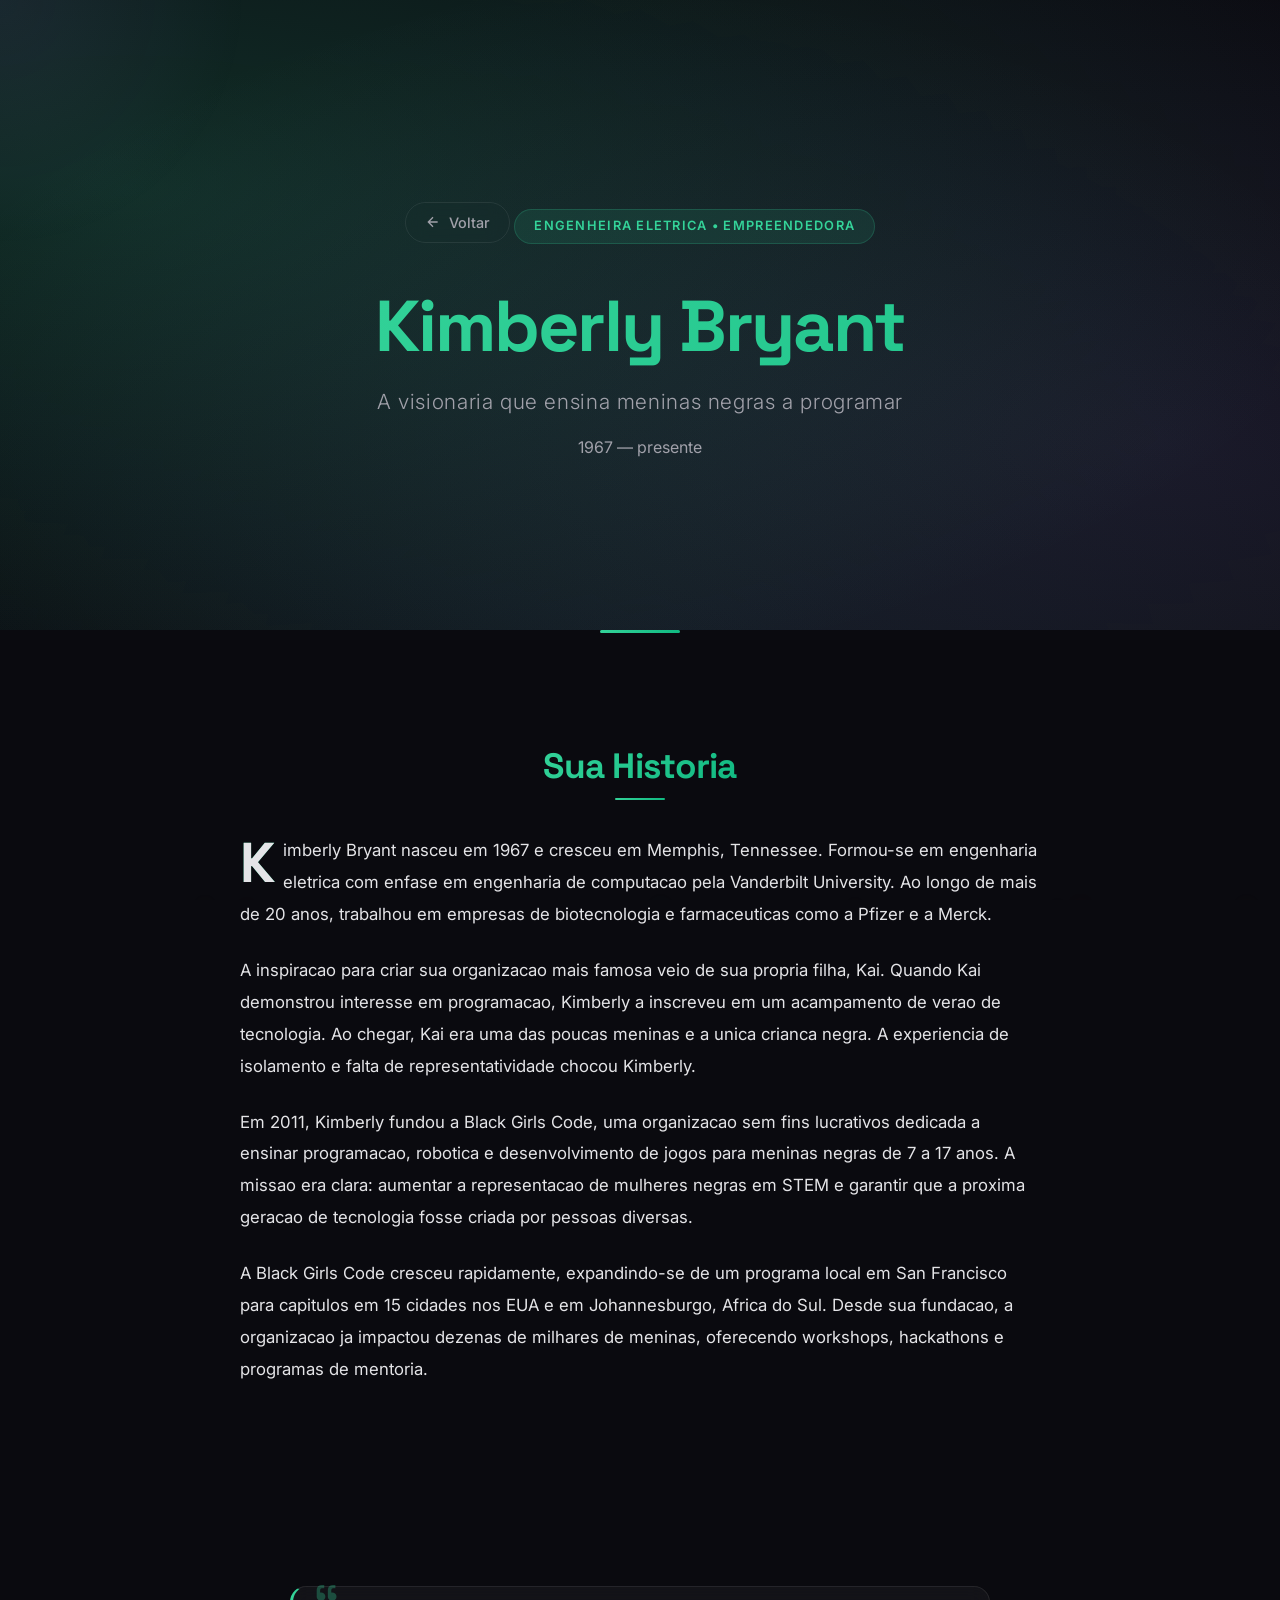
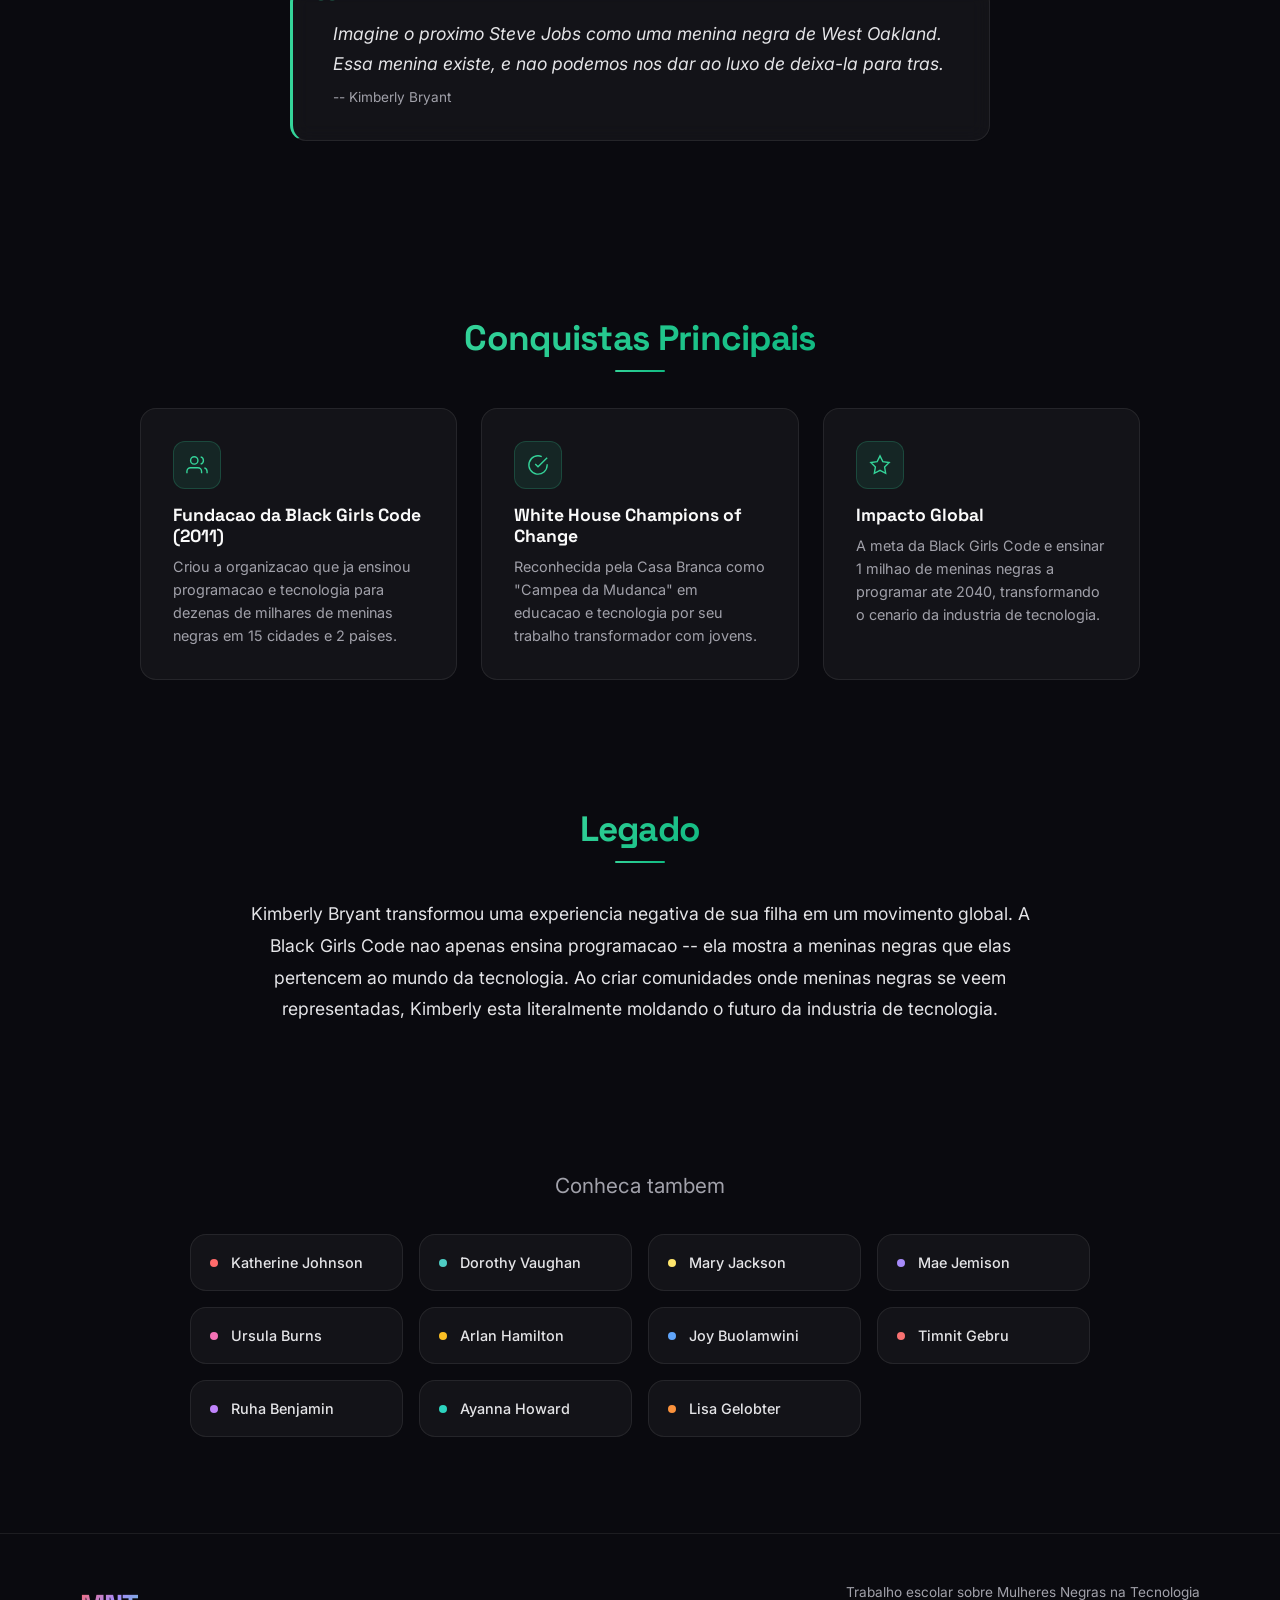
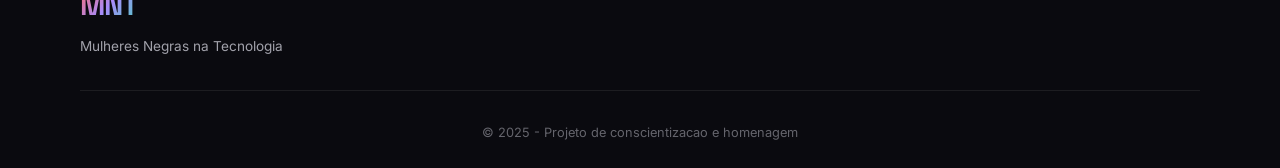
<file: kimberly-bryant.html>
<!DOCTYPE html>
<html lang="pt-BR">
<head>
    <meta charset="UTF-8">
    <meta name="viewport" content="width=device-width, initial-scale=1.0">
    <title>Kimberly Bryant - Mulheres Negras na Tecnologia</title>
    <link rel="preconnect" href="https://fonts.googleapis.com">
    <link rel="preconnect" href="https://fonts.gstatic.com" crossorigin>
    <link href="https://fonts.googleapis.com/css2?family=Space+Grotesk:wght@300;400;500;600;700&family=Inter:wght@300;400;500;600;700&display=swap" rel="stylesheet">
    <link rel="stylesheet" href="design/global.css">
    <link rel="stylesheet" href="design/biografia.css">
    <style>
        :root {
            --bio-color: #34D399;
            --bio-color-glow: rgba(52, 211, 153, 0.18);
            --bio-badge-bg: rgba(52, 211, 153, 0.1);
            --bio-badge-border: rgba(52, 211, 153, 0.2);
            --bio-gradient: linear-gradient(135deg, #34D399, #10B981);
        }
    </style>
</head>
<body>
    <div id="particles-bg" class="particles-bg" aria-hidden="true"></div>
    <div id="cursor-glow" class="cursor-glow" aria-hidden="true"></div>

    <header class="bio-hero">
        <div class="container bio-hero-content">
            <a href="index.html#biografias" class="bio-back-link">
                <svg viewBox="0 0 24 24" fill="none" stroke="currentColor" stroke-width="2"><path d="M19 12H5M12 19l-7-7 7-7"/></svg>
                Voltar
            </a>
            <div class="bio-badge">Engenheira Eletrica &bull; Empreendedora</div>
            <h1 class="bio-hero-name">Kimberly Bryant</h1>
            <p class="bio-hero-subtitle">A visionaria que ensina meninas negras a programar</p>
            <p class="bio-hero-dates">1967 &mdash; presente</p>
        </div>
    </header>

    <main>
        <div class="bio-divider"></div>

        <section class="bio-section">
            <div class="container">
                <h2 class="bio-section-title"><span>Sua Historia</span></h2>
                <div class="bio-story">
                    <p>Kimberly Bryant nasceu em 1967 e cresceu em Memphis, Tennessee. Formou-se em engenharia eletrica com enfase em engenharia de computacao pela Vanderbilt University. Ao longo de mais de 20 anos, trabalhou em empresas de biotecnologia e farmaceuticas como a Pfizer e a Merck.</p>
                    <p>A inspiracao para criar sua organizacao mais famosa veio de sua propria filha, Kai. Quando Kai demonstrou interesse em programacao, Kimberly a inscreveu em um acampamento de verao de tecnologia. Ao chegar, Kai era uma das poucas meninas e a unica crianca negra. A experiencia de isolamento e falta de representatividade chocou Kimberly.</p>
                    <p>Em 2011, Kimberly fundou a Black Girls Code, uma organizacao sem fins lucrativos dedicada a ensinar programacao, robotica e desenvolvimento de jogos para meninas negras de 7 a 17 anos. A missao era clara: aumentar a representacao de mulheres negras em STEM e garantir que a proxima geracao de tecnologia fosse criada por pessoas diversas.</p>
                    <p>A Black Girls Code cresceu rapidamente, expandindo-se de um programa local em San Francisco para capitulos em 15 cidades nos EUA e em Johannesburgo, Africa do Sul. Desde sua fundacao, a organizacao ja impactou dezenas de milhares de meninas, oferecendo workshops, hackathons e programas de mentoria.</p>
                </div>
            </div>
        </section>

        <section class="bio-section">
            <div class="container">
                <div class="bio-quote">
                    <p>Imagine o proximo Steve Jobs como uma menina negra de West Oakland. Essa menina existe, e nao podemos nos dar ao luxo de deixa-la para tras.</p>
                    <cite>-- Kimberly Bryant</cite>
                </div>
            </div>
        </section>

        <section class="bio-section">
            <div class="container">
                <h2 class="bio-section-title"><span>Conquistas Principais</span></h2>
                <div class="bio-highlights">
                    <div class="bio-highlight-card">
                        <div class="bio-highlight-icon">
                            <svg viewBox="0 0 24 24" fill="none" stroke="currentColor" stroke-width="1.5"><path d="M17 21v-2a4 4 0 00-4-4H5a4 4 0 00-4 4v2"/><circle cx="9" cy="7" r="4"/><path d="M23 21v-2a4 4 0 00-3-3.87"/><path d="M16 3.13a4 4 0 010 7.75"/></svg>
                        </div>
                        <h3>Fundacao da Black Girls Code (2011)</h3>
                        <p>Criou a organizacao que ja ensinou programacao e tecnologia para dezenas de milhares de meninas negras em 15 cidades e 2 paises.</p>
                    </div>
                    <div class="bio-highlight-card">
                        <div class="bio-highlight-icon">
                            <svg viewBox="0 0 24 24" fill="none" stroke="currentColor" stroke-width="1.5"><path d="M22 11.08V12a10 10 0 11-5.93-9.14"/><path d="M22 4L12 14.01l-3-3"/></svg>
                        </div>
                        <h3>White House Champions of Change</h3>
                        <p>Reconhecida pela Casa Branca como "Campea da Mudanca" em educacao e tecnologia por seu trabalho transformador com jovens.</p>
                    </div>
                    <div class="bio-highlight-card">
                        <div class="bio-highlight-icon">
                            <svg viewBox="0 0 24 24" fill="none" stroke="currentColor" stroke-width="1.5"><path d="M12 2l3.09 6.26L22 9.27l-5 4.87 1.18 6.88L12 17.77l-6.18 3.25L7 14.14 2 9.27l6.91-1.01L12 2z"/></svg>
                        </div>
                        <h3>Impacto Global</h3>
                        <p>A meta da Black Girls Code e ensinar 1 milhao de meninas negras a programar ate 2040, transformando o cenario da industria de tecnologia.</p>
                    </div>
                </div>
            </div>
        </section>

        <section class="bio-section">
            <div class="container">
                <h2 class="bio-section-title"><span>Legado</span></h2>
                <div class="bio-legacy">
                    <p>Kimberly Bryant transformou uma experiencia negativa de sua filha em um movimento global. A Black Girls Code nao apenas ensina programacao -- ela mostra a meninas negras que elas pertencem ao mundo da tecnologia. Ao criar comunidades onde meninas negras se veem representadas, Kimberly esta literalmente moldando o futuro da industria de tecnologia.</p>
                </div>
            </div>
        </section>

        <section class="bio-nav">
            <div class="container">
                <p class="bio-nav-title">Conheca tambem</p>
                <div class="bio-nav-grid">
                    <a href="katherine-johnson.html" class="bio-nav-link"><span class="nav-dot" style="background:#FF6B6B;"></span> Katherine Johnson</a>
                    <a href="dorothy-vaughan.html" class="bio-nav-link"><span class="nav-dot" style="background:#4ECDC4;"></span> Dorothy Vaughan</a>
                    <a href="mary-jackson.html" class="bio-nav-link"><span class="nav-dot" style="background:#FFE66D;"></span> Mary Jackson</a>
                    <a href="mae-jemison.html" class="bio-nav-link"><span class="nav-dot" style="background:#A78BFA;"></span> Mae Jemison</a>
                    <a href="ursula-burns.html" class="bio-nav-link"><span class="nav-dot" style="background:#F472B6;"></span> Ursula Burns</a>
                    <a href="arlan-hamilton.html" class="bio-nav-link"><span class="nav-dot" style="background:#FBBF24;"></span> Arlan Hamilton</a>
                    <a href="joy-buolamwini.html" class="bio-nav-link"><span class="nav-dot" style="background:#60A5FA;"></span> Joy Buolamwini</a>
                    <a href="timnit-gebru.html" class="bio-nav-link"><span class="nav-dot" style="background:#F87171;"></span> Timnit Gebru</a>
                    <a href="ruha-benjamin.html" class="bio-nav-link"><span class="nav-dot" style="background:#C084FC;"></span> Ruha Benjamin</a>
                    <a href="ayanna-howard.html" class="bio-nav-link"><span class="nav-dot" style="background:#2DD4BF;"></span> Ayanna Howard</a>
                    <a href="lisa-gelobter.html" class="bio-nav-link"><span class="nav-dot" style="background:#FB923C;"></span> Lisa Gelobter</a>
                </div>
            </div>
        </section>
    </main>

    <footer class="rodape">
        <div class="container">
            <div class="rodape-conteudo">
                <div class="rodape-brand">
                    <a href="index.html" style="text-decoration:none;"><span class="rodape-logo">MNT</span></a>
                    <p>Mulheres Negras na Tecnologia</p>
                </div>
                <div class="rodape-textos">
                    <p class="rodape-texto">Trabalho escolar sobre Mulheres Negras na Tecnologia</p>
                </div>
            </div>
            <div class="rodape-bottom">
                <p>&copy; 2025 - Projeto de conscientizacao e homenagem</p>
            </div>
        </div>
    </footer>

    <script src="animacoes/main.js"></script>
</body>
</html>
</file>
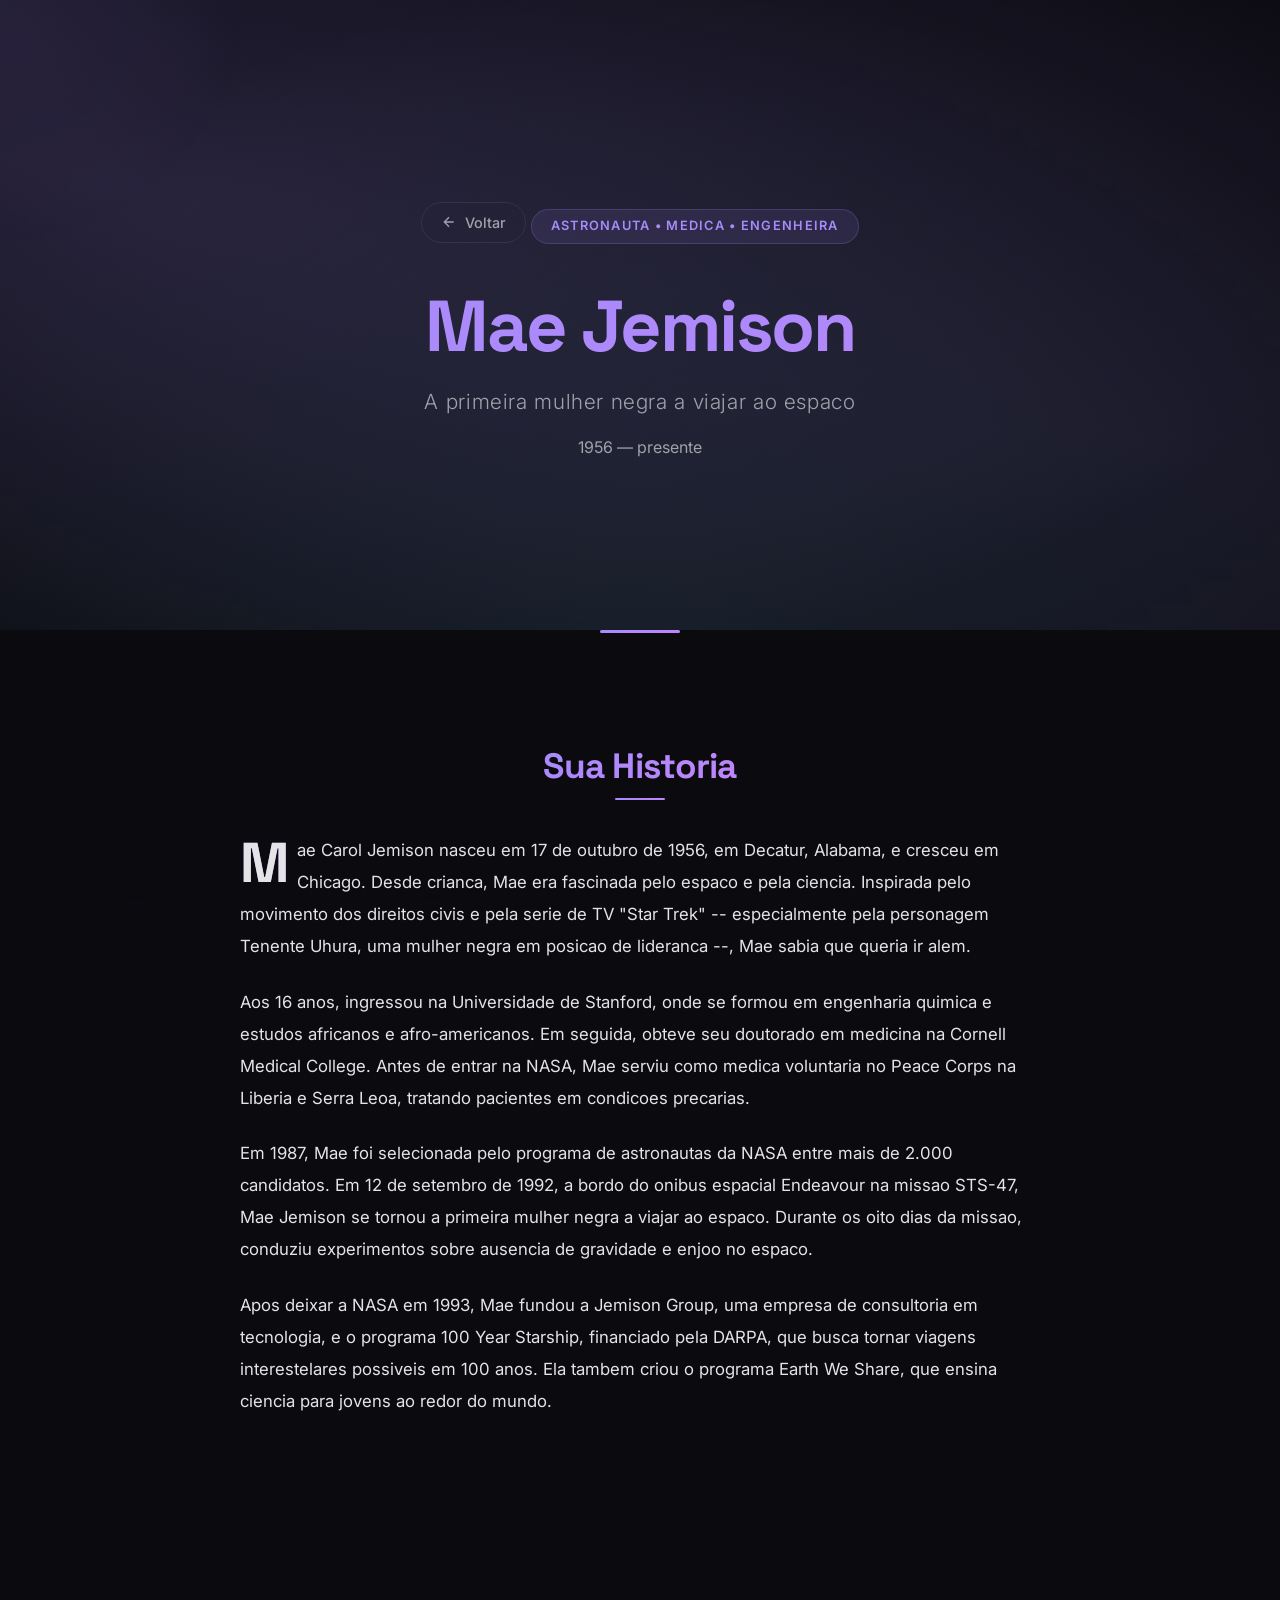
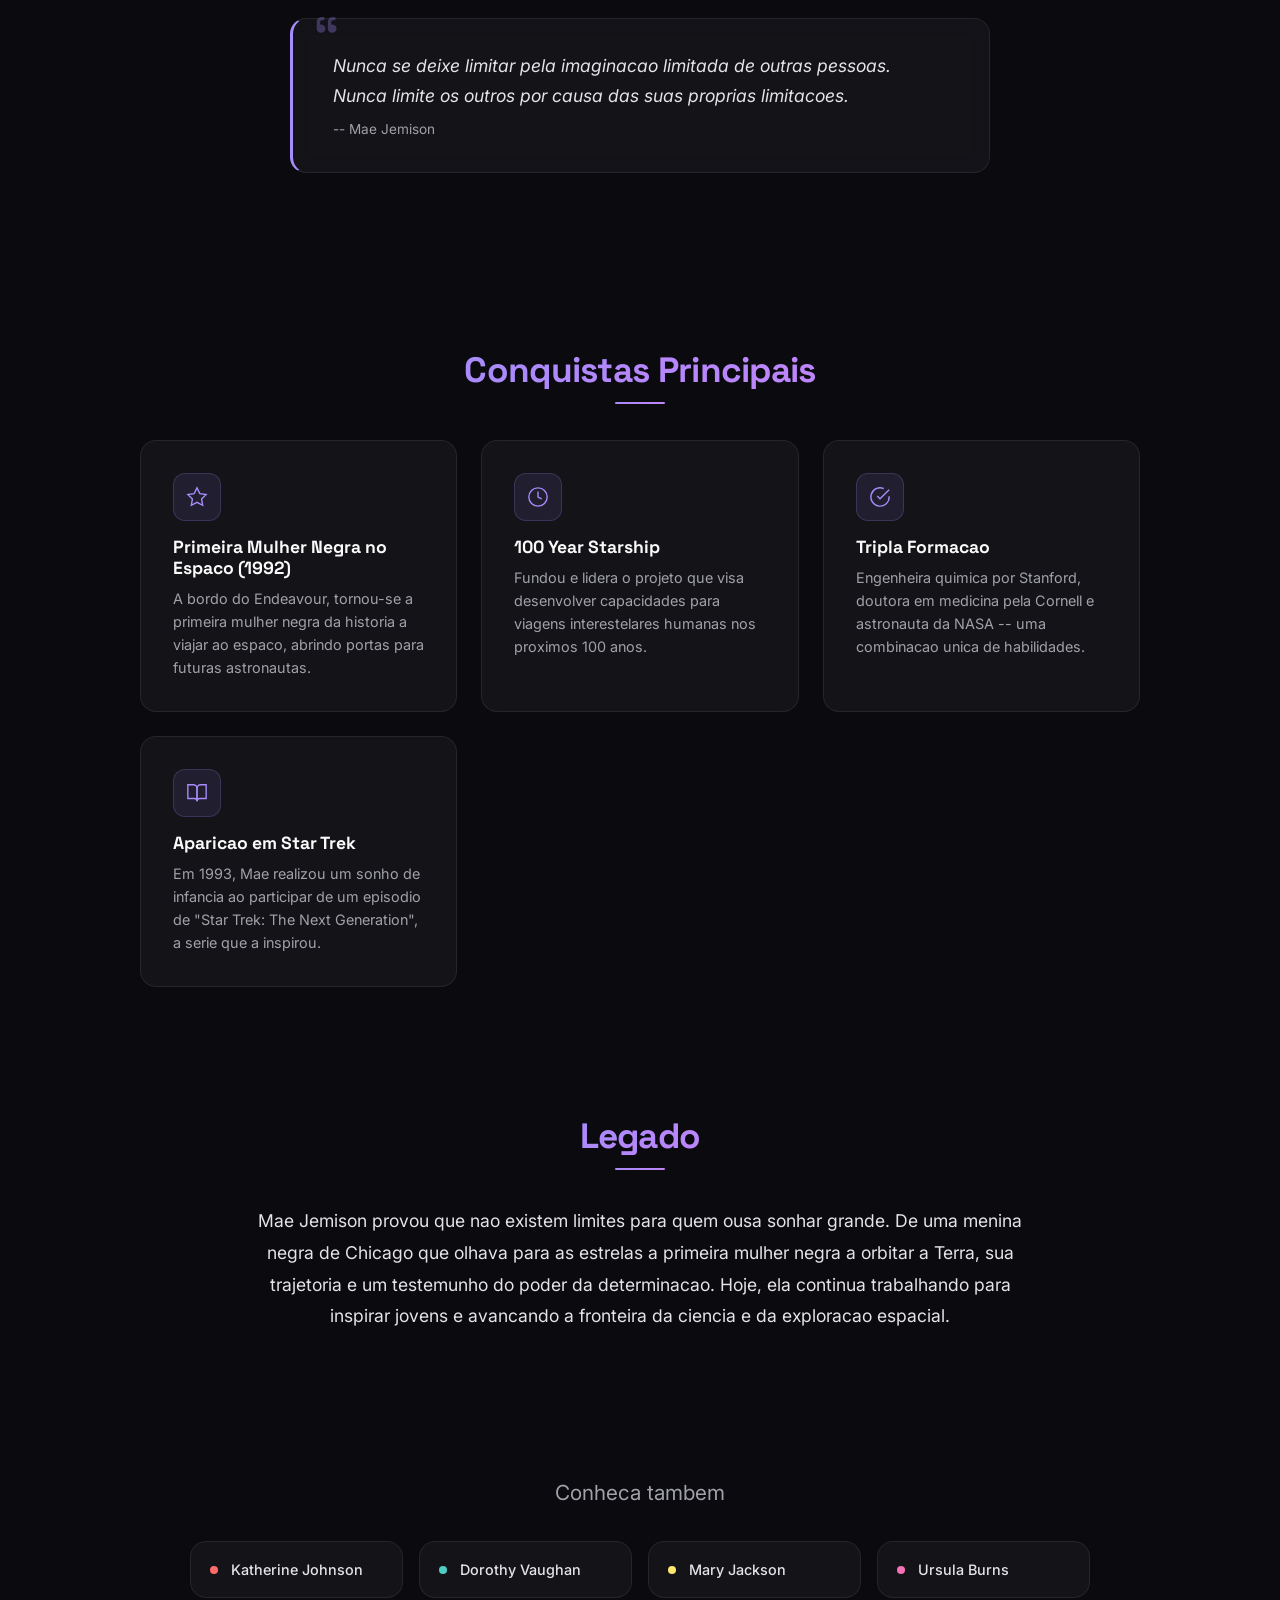
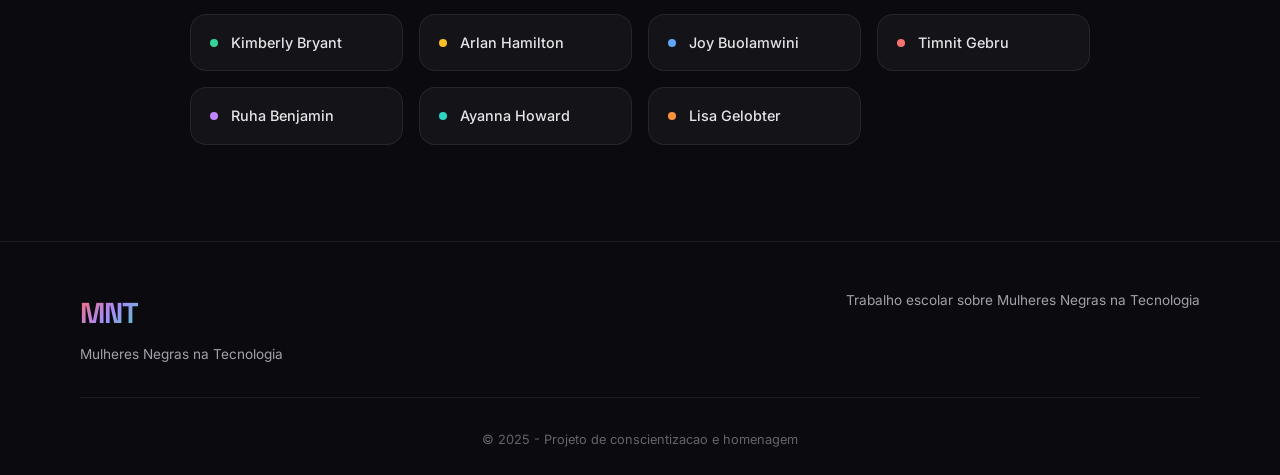
<file: mae-jemison.html>
<!DOCTYPE html>
<html lang="pt-BR">
<head>
    <meta charset="UTF-8">
    <meta name="viewport" content="width=device-width, initial-scale=1.0">
    <title>Mae Jemison - Mulheres Negras na Tecnologia</title>
    <link rel="preconnect" href="https://fonts.googleapis.com">
    <link rel="preconnect" href="https://fonts.gstatic.com" crossorigin>
    <link href="https://fonts.googleapis.com/css2?family=Space+Grotesk:wght@300;400;500;600;700&family=Inter:wght@300;400;500;600;700&display=swap" rel="stylesheet">
    <link rel="stylesheet" href="design/global.css">
    <link rel="stylesheet" href="design/biografia.css">
    <style>
        :root {
            --bio-color: #A78BFA;
            --bio-color-glow: rgba(167, 139, 250, 0.18);
            --bio-badge-bg: rgba(167, 139, 250, 0.1);
            --bio-badge-border: rgba(167, 139, 250, 0.2);
            --bio-gradient: linear-gradient(135deg, #A78BFA, #C084FC);
        }
    </style>
</head>
<body>
    <div id="particles-bg" class="particles-bg" aria-hidden="true"></div>
    <div id="cursor-glow" class="cursor-glow" aria-hidden="true"></div>

    <header class="bio-hero">
        <div class="container bio-hero-content">
            <a href="index.html#biografias" class="bio-back-link">
                <svg viewBox="0 0 24 24" fill="none" stroke="currentColor" stroke-width="2"><path d="M19 12H5M12 19l-7-7 7-7"/></svg>
                Voltar
            </a>
            <div class="bio-badge">Astronauta &bull; Medica &bull; Engenheira</div>
            <h1 class="bio-hero-name">Mae Jemison</h1>
            <p class="bio-hero-subtitle">A primeira mulher negra a viajar ao espaco</p>
            <p class="bio-hero-dates">1956 &mdash; presente</p>
        </div>
    </header>

    <main>
        <div class="bio-divider"></div>

        <section class="bio-section">
            <div class="container">
                <h2 class="bio-section-title"><span>Sua Historia</span></h2>
                <div class="bio-story">
                    <p>Mae Carol Jemison nasceu em 17 de outubro de 1956, em Decatur, Alabama, e cresceu em Chicago. Desde crianca, Mae era fascinada pelo espaco e pela ciencia. Inspirada pelo movimento dos direitos civis e pela serie de TV "Star Trek" -- especialmente pela personagem Tenente Uhura, uma mulher negra em posicao de lideranca --, Mae sabia que queria ir alem.</p>
                    <p>Aos 16 anos, ingressou na Universidade de Stanford, onde se formou em engenharia quimica e estudos africanos e afro-americanos. Em seguida, obteve seu doutorado em medicina na Cornell Medical College. Antes de entrar na NASA, Mae serviu como medica voluntaria no Peace Corps na Liberia e Serra Leoa, tratando pacientes em condicoes precarias.</p>
                    <p>Em 1987, Mae foi selecionada pelo programa de astronautas da NASA entre mais de 2.000 candidatos. Em 12 de setembro de 1992, a bordo do onibus espacial Endeavour na missao STS-47, Mae Jemison se tornou a primeira mulher negra a viajar ao espaco. Durante os oito dias da missao, conduziu experimentos sobre ausencia de gravidade e enjoo no espaco.</p>
                    <p>Apos deixar a NASA em 1993, Mae fundou a Jemison Group, uma empresa de consultoria em tecnologia, e o programa 100 Year Starship, financiado pela DARPA, que busca tornar viagens interestelares possiveis em 100 anos. Ela tambem criou o programa Earth We Share, que ensina ciencia para jovens ao redor do mundo.</p>
                </div>
            </div>
        </section>

        <section class="bio-section">
            <div class="container">
                <div class="bio-quote">
                    <p>Nunca se deixe limitar pela imaginacao limitada de outras pessoas. Nunca limite os outros por causa das suas proprias limitacoes.</p>
                    <cite>-- Mae Jemison</cite>
                </div>
            </div>
        </section>

        <section class="bio-section">
            <div class="container">
                <h2 class="bio-section-title"><span>Conquistas Principais</span></h2>
                <div class="bio-highlights">
                    <div class="bio-highlight-card">
                        <div class="bio-highlight-icon">
                            <svg viewBox="0 0 24 24" fill="none" stroke="currentColor" stroke-width="1.5"><path d="M12 2l3.09 6.26L22 9.27l-5 4.87 1.18 6.88L12 17.77l-6.18 3.25L7 14.14 2 9.27l6.91-1.01L12 2z"/></svg>
                        </div>
                        <h3>Primeira Mulher Negra no Espaco (1992)</h3>
                        <p>A bordo do Endeavour, tornou-se a primeira mulher negra da historia a viajar ao espaco, abrindo portas para futuras astronautas.</p>
                    </div>
                    <div class="bio-highlight-card">
                        <div class="bio-highlight-icon">
                            <svg viewBox="0 0 24 24" fill="none" stroke="currentColor" stroke-width="1.5"><circle cx="12" cy="12" r="10"/><path d="M12 6v6l4 2"/></svg>
                        </div>
                        <h3>100 Year Starship</h3>
                        <p>Fundou e lidera o projeto que visa desenvolver capacidades para viagens interestelares humanas nos proximos 100 anos.</p>
                    </div>
                    <div class="bio-highlight-card">
                        <div class="bio-highlight-icon">
                            <svg viewBox="0 0 24 24" fill="none" stroke="currentColor" stroke-width="1.5"><path d="M22 11.08V12a10 10 0 11-5.93-9.14"/><path d="M22 4L12 14.01l-3-3"/></svg>
                        </div>
                        <h3>Tripla Formacao</h3>
                        <p>Engenheira quimica por Stanford, doutora em medicina pela Cornell e astronauta da NASA -- uma combinacao unica de habilidades.</p>
                    </div>
                    <div class="bio-highlight-card">
                        <div class="bio-highlight-icon">
                            <svg viewBox="0 0 24 24" fill="none" stroke="currentColor" stroke-width="1.5"><path d="M2 3h6a4 4 0 014 4v14a3 3 0 00-3-3H2z"/><path d="M22 3h-6a4 4 0 00-4 4v14a3 3 0 013-3h7z"/></svg>
                        </div>
                        <h3>Aparicao em Star Trek</h3>
                        <p>Em 1993, Mae realizou um sonho de infancia ao participar de um episodio de "Star Trek: The Next Generation", a serie que a inspirou.</p>
                    </div>
                </div>
            </div>
        </section>

        <section class="bio-section">
            <div class="container">
                <h2 class="bio-section-title"><span>Legado</span></h2>
                <div class="bio-legacy">
                    <p>Mae Jemison provou que nao existem limites para quem ousa sonhar grande. De uma menina negra de Chicago que olhava para as estrelas a primeira mulher negra a orbitar a Terra, sua trajetoria e um testemunho do poder da determinacao. Hoje, ela continua trabalhando para inspirar jovens e avancando a fronteira da ciencia e da exploracao espacial.</p>
                </div>
            </div>
        </section>

        <section class="bio-nav">
            <div class="container">
                <p class="bio-nav-title">Conheca tambem</p>
                <div class="bio-nav-grid">
                    <a href="katherine-johnson.html" class="bio-nav-link"><span class="nav-dot" style="background:#FF6B6B;"></span> Katherine Johnson</a>
                    <a href="dorothy-vaughan.html" class="bio-nav-link"><span class="nav-dot" style="background:#4ECDC4;"></span> Dorothy Vaughan</a>
                    <a href="mary-jackson.html" class="bio-nav-link"><span class="nav-dot" style="background:#FFE66D;"></span> Mary Jackson</a>
                    <a href="ursula-burns.html" class="bio-nav-link"><span class="nav-dot" style="background:#F472B6;"></span> Ursula Burns</a>
                    <a href="kimberly-bryant.html" class="bio-nav-link"><span class="nav-dot" style="background:#34D399;"></span> Kimberly Bryant</a>
                    <a href="arlan-hamilton.html" class="bio-nav-link"><span class="nav-dot" style="background:#FBBF24;"></span> Arlan Hamilton</a>
                    <a href="joy-buolamwini.html" class="bio-nav-link"><span class="nav-dot" style="background:#60A5FA;"></span> Joy Buolamwini</a>
                    <a href="timnit-gebru.html" class="bio-nav-link"><span class="nav-dot" style="background:#F87171;"></span> Timnit Gebru</a>
                    <a href="ruha-benjamin.html" class="bio-nav-link"><span class="nav-dot" style="background:#C084FC;"></span> Ruha Benjamin</a>
                    <a href="ayanna-howard.html" class="bio-nav-link"><span class="nav-dot" style="background:#2DD4BF;"></span> Ayanna Howard</a>
                    <a href="lisa-gelobter.html" class="bio-nav-link"><span class="nav-dot" style="background:#FB923C;"></span> Lisa Gelobter</a>
                </div>
            </div>
        </section>
    </main>

    <footer class="rodape">
        <div class="container">
            <div class="rodape-conteudo">
                <div class="rodape-brand">
                    <a href="index.html" style="text-decoration:none;"><span class="rodape-logo">MNT</span></a>
                    <p>Mulheres Negras na Tecnologia</p>
                </div>
                <div class="rodape-textos">
                    <p class="rodape-texto">Trabalho escolar sobre Mulheres Negras na Tecnologia</p>
                </div>
            </div>
            <div class="rodape-bottom">
                <p>&copy; 2025 - Projeto de conscientizacao e homenagem</p>
            </div>
        </div>
    </footer>

    <script src="animacoes/main.js"></script>
</body>
</html>
</file>
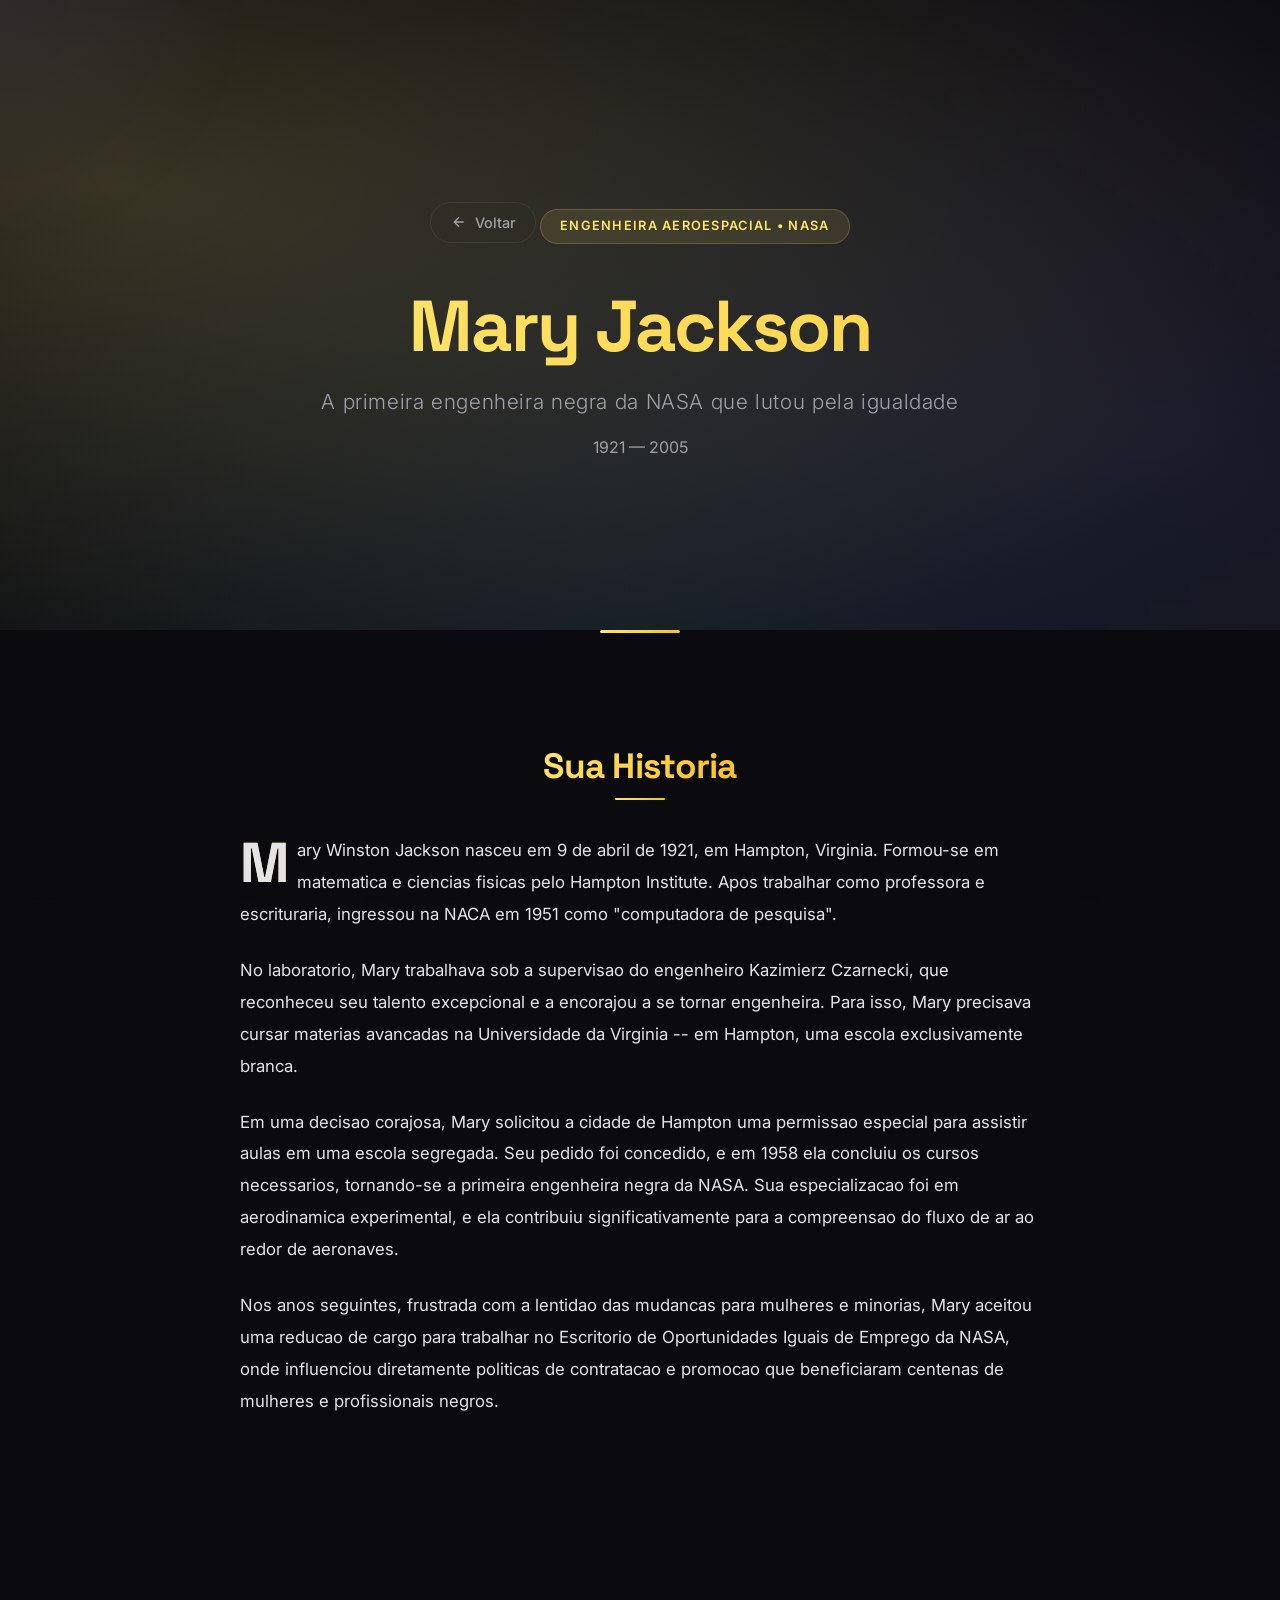
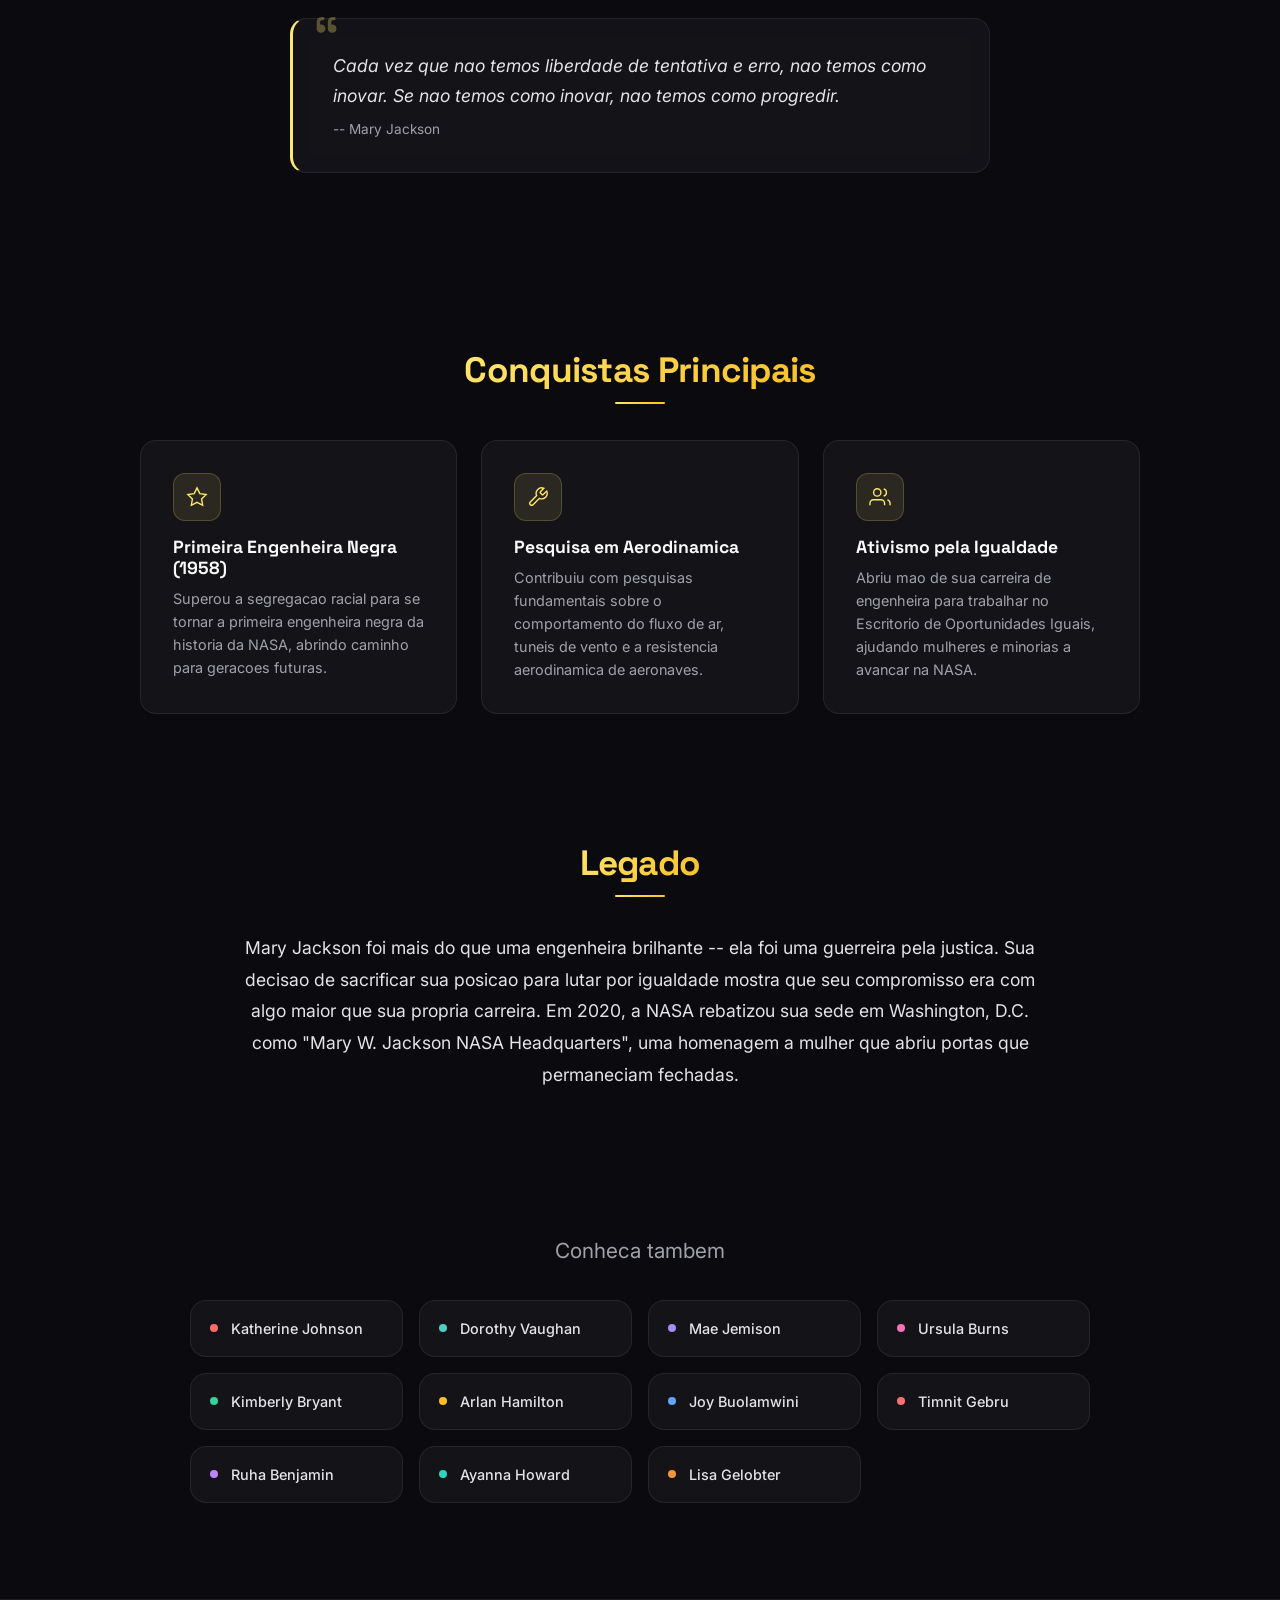
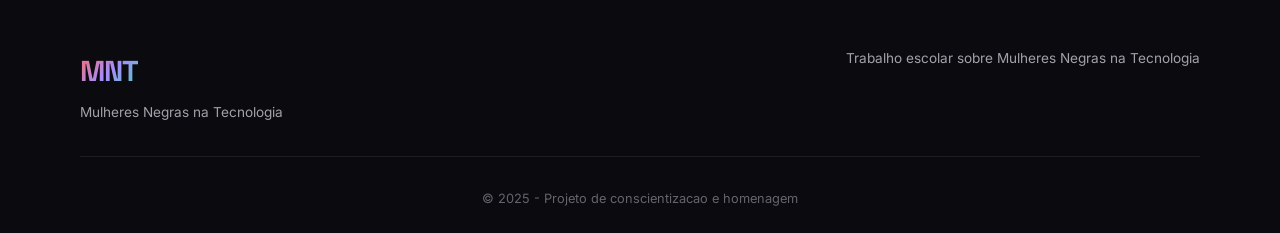
<file: mary-jackson.html>
<!DOCTYPE html>
<html lang="pt-BR">
<head>
    <meta charset="UTF-8">
    <meta name="viewport" content="width=device-width, initial-scale=1.0">
    <title>Mary Jackson - Mulheres Negras na Tecnologia</title>
    <link rel="preconnect" href="https://fonts.googleapis.com">
    <link rel="preconnect" href="https://fonts.gstatic.com" crossorigin>
    <link href="https://fonts.googleapis.com/css2?family=Space+Grotesk:wght@300;400;500;600;700&family=Inter:wght@300;400;500;600;700&display=swap" rel="stylesheet">
    <link rel="stylesheet" href="design/global.css">
    <link rel="stylesheet" href="design/biografia.css">
    <style>
        :root {
            --bio-color: #FFE66D;
            --bio-color-glow: rgba(255, 230, 109, 0.18);
            --bio-badge-bg: rgba(255, 230, 109, 0.1);
            --bio-badge-border: rgba(255, 230, 109, 0.2);
            --bio-gradient: linear-gradient(135deg, #FFE66D, #FBBF24);
        }
    </style>
</head>
<body>
    <div id="particles-bg" class="particles-bg" aria-hidden="true"></div>
    <div id="cursor-glow" class="cursor-glow" aria-hidden="true"></div>

    <header class="bio-hero">
        <div class="container bio-hero-content">
            <a href="index.html#biografias" class="bio-back-link">
                <svg viewBox="0 0 24 24" fill="none" stroke="currentColor" stroke-width="2"><path d="M19 12H5M12 19l-7-7 7-7"/></svg>
                Voltar
            </a>
            <div class="bio-badge">Engenheira Aeroespacial &bull; NASA</div>
            <h1 class="bio-hero-name">Mary Jackson</h1>
            <p class="bio-hero-subtitle">A primeira engenheira negra da NASA que lutou pela igualdade</p>
            <p class="bio-hero-dates">1921 &mdash; 2005</p>
        </div>
    </header>

    <main>
        <div class="bio-divider"></div>

        <section class="bio-section">
            <div class="container">
                <h2 class="bio-section-title"><span>Sua Historia</span></h2>
                <div class="bio-story">
                    <p>Mary Winston Jackson nasceu em 9 de abril de 1921, em Hampton, Virginia. Formou-se em matematica e ciencias fisicas pelo Hampton Institute. Apos trabalhar como professora e escrituraria, ingressou na NACA em 1951 como "computadora de pesquisa".</p>
                    <p>No laboratorio, Mary trabalhava sob a supervisao do engenheiro Kazimierz Czarnecki, que reconheceu seu talento excepcional e a encorajou a se tornar engenheira. Para isso, Mary precisava cursar materias avancadas na Universidade da Virginia -- em Hampton, uma escola exclusivamente branca.</p>
                    <p>Em uma decisao corajosa, Mary solicitou a cidade de Hampton uma permissao especial para assistir aulas em uma escola segregada. Seu pedido foi concedido, e em 1958 ela concluiu os cursos necessarios, tornando-se a primeira engenheira negra da NASA. Sua especializacao foi em aerodinamica experimental, e ela contribuiu significativamente para a compreensao do fluxo de ar ao redor de aeronaves.</p>
                    <p>Nos anos seguintes, frustrada com a lentidao das mudancas para mulheres e minorias, Mary aceitou uma reducao de cargo para trabalhar no Escritorio de Oportunidades Iguais de Emprego da NASA, onde influenciou diretamente politicas de contratacao e promocao que beneficiaram centenas de mulheres e profissionais negros.</p>
                </div>
            </div>
        </section>

        <section class="bio-section">
            <div class="container">
                <div class="bio-quote">
                    <p>Cada vez que nao temos liberdade de tentativa e erro, nao temos como inovar. Se nao temos como inovar, nao temos como progredir.</p>
                    <cite>-- Mary Jackson</cite>
                </div>
            </div>
        </section>

        <section class="bio-section">
            <div class="container">
                <h2 class="bio-section-title"><span>Conquistas Principais</span></h2>
                <div class="bio-highlights">
                    <div class="bio-highlight-card">
                        <div class="bio-highlight-icon">
                            <svg viewBox="0 0 24 24" fill="none" stroke="currentColor" stroke-width="1.5"><path d="M12 2l3.09 6.26L22 9.27l-5 4.87 1.18 6.88L12 17.77l-6.18 3.25L7 14.14 2 9.27l6.91-1.01L12 2z"/></svg>
                        </div>
                        <h3>Primeira Engenheira Negra (1958)</h3>
                        <p>Superou a segregacao racial para se tornar a primeira engenheira negra da historia da NASA, abrindo caminho para geracoes futuras.</p>
                    </div>
                    <div class="bio-highlight-card">
                        <div class="bio-highlight-icon">
                            <svg viewBox="0 0 24 24" fill="none" stroke="currentColor" stroke-width="1.5"><path d="M14.7 6.3a1 1 0 000 1.4l1.6 1.6a1 1 0 001.4 0l3.77-3.77a6 6 0 01-7.94 7.94l-6.91 6.91a2.12 2.12 0 01-3-3l6.91-6.91a6 6 0 017.94-7.94l-3.76 3.76z"/></svg>
                        </div>
                        <h3>Pesquisa em Aerodinamica</h3>
                        <p>Contribuiu com pesquisas fundamentais sobre o comportamento do fluxo de ar, tuneis de vento e a resistencia aerodinamica de aeronaves.</p>
                    </div>
                    <div class="bio-highlight-card">
                        <div class="bio-highlight-icon">
                            <svg viewBox="0 0 24 24" fill="none" stroke="currentColor" stroke-width="1.5"><path d="M17 21v-2a4 4 0 00-4-4H5a4 4 0 00-4 4v2"/><circle cx="9" cy="7" r="4"/><path d="M23 21v-2a4 4 0 00-3-3.87"/><path d="M16 3.13a4 4 0 010 7.75"/></svg>
                        </div>
                        <h3>Ativismo pela Igualdade</h3>
                        <p>Abriu mao de sua carreira de engenheira para trabalhar no Escritorio de Oportunidades Iguais, ajudando mulheres e minorias a avancar na NASA.</p>
                    </div>
                </div>
            </div>
        </section>

        <section class="bio-section">
            <div class="container">
                <h2 class="bio-section-title"><span>Legado</span></h2>
                <div class="bio-legacy">
                    <p>Mary Jackson foi mais do que uma engenheira brilhante -- ela foi uma guerreira pela justica. Sua decisao de sacrificar sua posicao para lutar por igualdade mostra que seu compromisso era com algo maior que sua propria carreira. Em 2020, a NASA rebatizou sua sede em Washington, D.C. como "Mary W. Jackson NASA Headquarters", uma homenagem a mulher que abriu portas que permaneciam fechadas.</p>
                </div>
            </div>
        </section>

        <section class="bio-nav">
            <div class="container">
                <p class="bio-nav-title">Conheca tambem</p>
                <div class="bio-nav-grid">
                    <a href="katherine-johnson.html" class="bio-nav-link"><span class="nav-dot" style="background:#FF6B6B;"></span> Katherine Johnson</a>
                    <a href="dorothy-vaughan.html" class="bio-nav-link"><span class="nav-dot" style="background:#4ECDC4;"></span> Dorothy Vaughan</a>
                    <a href="mae-jemison.html" class="bio-nav-link"><span class="nav-dot" style="background:#A78BFA;"></span> Mae Jemison</a>
                    <a href="ursula-burns.html" class="bio-nav-link"><span class="nav-dot" style="background:#F472B6;"></span> Ursula Burns</a>
                    <a href="kimberly-bryant.html" class="bio-nav-link"><span class="nav-dot" style="background:#34D399;"></span> Kimberly Bryant</a>
                    <a href="arlan-hamilton.html" class="bio-nav-link"><span class="nav-dot" style="background:#FBBF24;"></span> Arlan Hamilton</a>
                    <a href="joy-buolamwini.html" class="bio-nav-link"><span class="nav-dot" style="background:#60A5FA;"></span> Joy Buolamwini</a>
                    <a href="timnit-gebru.html" class="bio-nav-link"><span class="nav-dot" style="background:#F87171;"></span> Timnit Gebru</a>
                    <a href="ruha-benjamin.html" class="bio-nav-link"><span class="nav-dot" style="background:#C084FC;"></span> Ruha Benjamin</a>
                    <a href="ayanna-howard.html" class="bio-nav-link"><span class="nav-dot" style="background:#2DD4BF;"></span> Ayanna Howard</a>
                    <a href="lisa-gelobter.html" class="bio-nav-link"><span class="nav-dot" style="background:#FB923C;"></span> Lisa Gelobter</a>
                </div>
            </div>
        </section>
    </main>

    <footer class="rodape">
        <div class="container">
            <div class="rodape-conteudo">
                <div class="rodape-brand">
                    <a href="index.html" style="text-decoration:none;"><span class="rodape-logo">MNT</span></a>
                    <p>Mulheres Negras na Tecnologia</p>
                </div>
                <div class="rodape-textos">
                    <p class="rodape-texto">Trabalho escolar sobre Mulheres Negras na Tecnologia</p>
                </div>
            </div>
            <div class="rodape-bottom">
                <p>&copy; 2025 - Projeto de conscientizacao e homenagem</p>
            </div>
        </div>
    </footer>

    <script src="animacoes/main.js"></script>
</body>
</html>
</file>
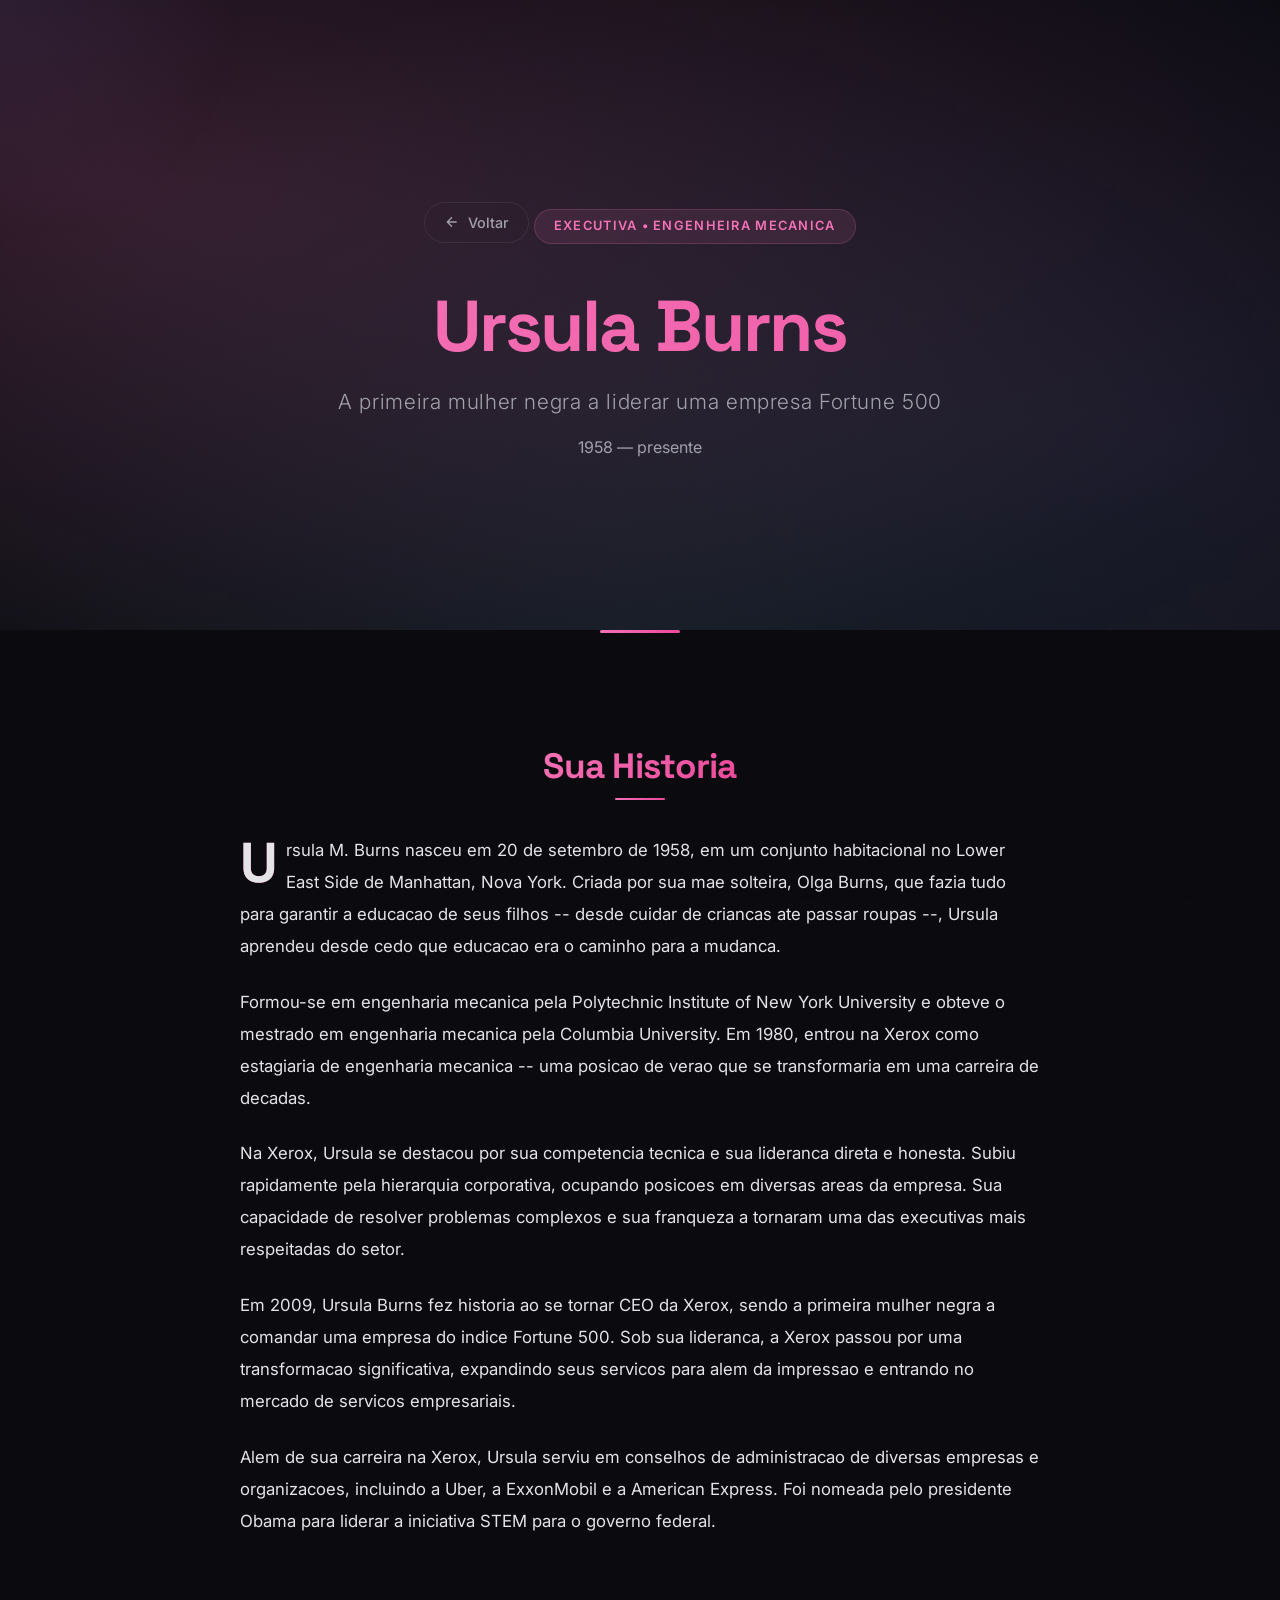
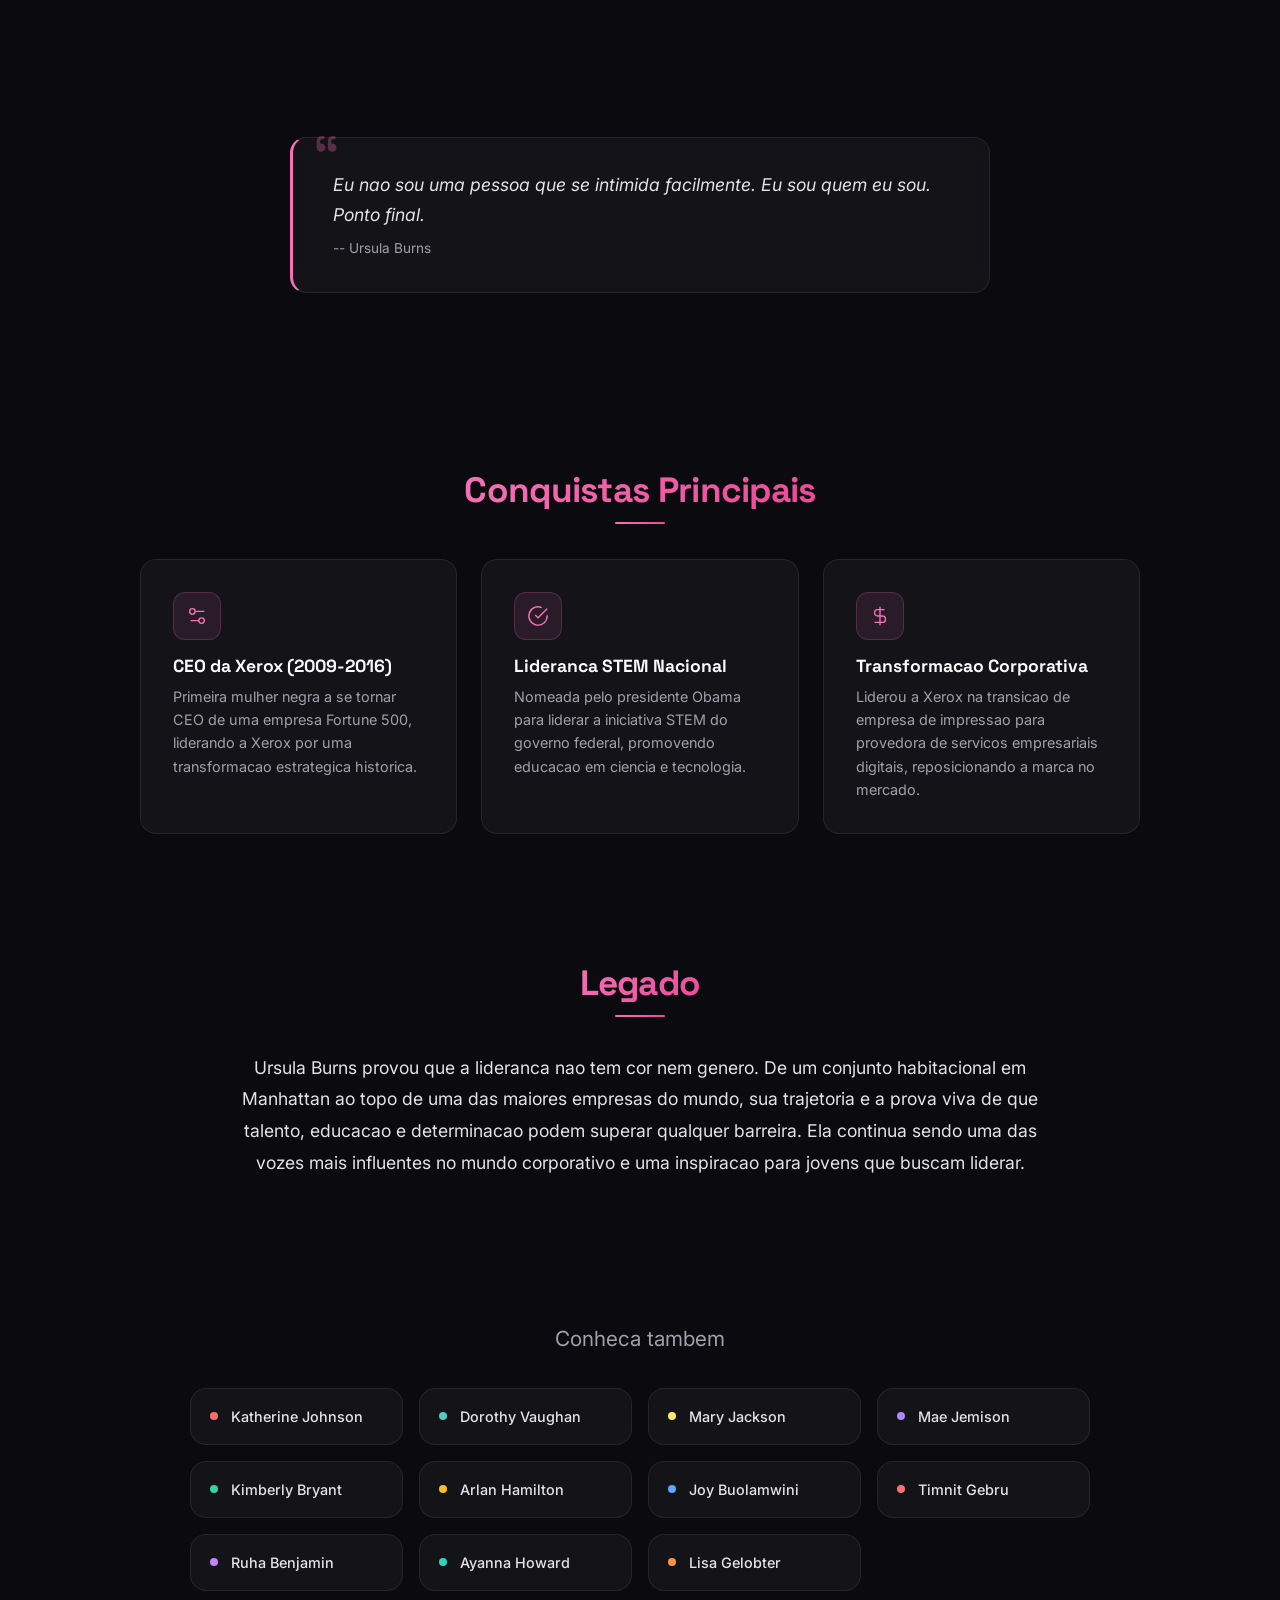
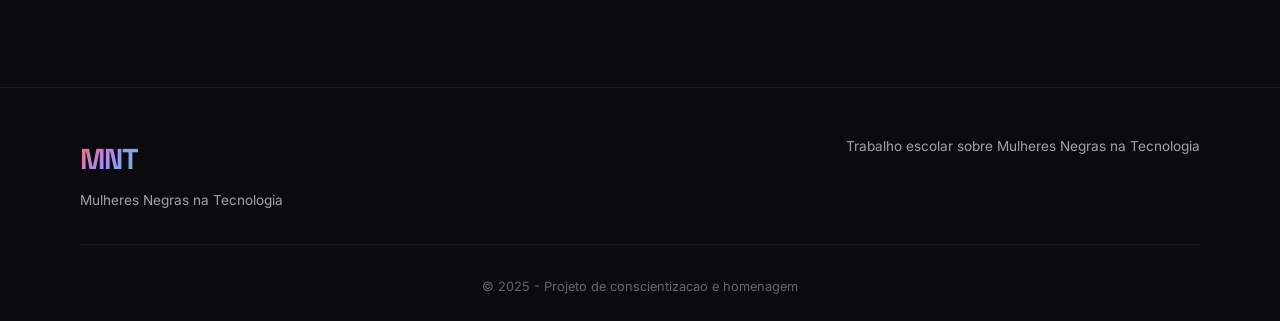
<file: ursula-burns.html>
<!DOCTYPE html>
<html lang="pt-BR">
<head>
    <meta charset="UTF-8">
    <meta name="viewport" content="width=device-width, initial-scale=1.0">
    <title>Ursula Burns - Mulheres Negras na Tecnologia</title>
    <link rel="preconnect" href="https://fonts.googleapis.com">
    <link rel="preconnect" href="https://fonts.gstatic.com" crossorigin>
    <link href="https://fonts.googleapis.com/css2?family=Space+Grotesk:wght@300;400;500;600;700&family=Inter:wght@300;400;500;600;700&display=swap" rel="stylesheet">
    <link rel="stylesheet" href="design/global.css">
    <link rel="stylesheet" href="design/biografia.css">
    <style>
        :root {
            --bio-color: #F472B6;
            --bio-color-glow: rgba(244, 114, 182, 0.18);
            --bio-badge-bg: rgba(244, 114, 182, 0.1);
            --bio-badge-border: rgba(244, 114, 182, 0.2);
            --bio-gradient: linear-gradient(135deg, #F472B6, #EC4899);
        }
    </style>
</head>
<body>
    <div id="particles-bg" class="particles-bg" aria-hidden="true"></div>
    <div id="cursor-glow" class="cursor-glow" aria-hidden="true"></div>

    <header class="bio-hero">
        <div class="container bio-hero-content">
            <a href="index.html#biografias" class="bio-back-link">
                <svg viewBox="0 0 24 24" fill="none" stroke="currentColor" stroke-width="2"><path d="M19 12H5M12 19l-7-7 7-7"/></svg>
                Voltar
            </a>
            <div class="bio-badge">Executiva &bull; Engenheira Mecanica</div>
            <h1 class="bio-hero-name">Ursula Burns</h1>
            <p class="bio-hero-subtitle">A primeira mulher negra a liderar uma empresa Fortune 500</p>
            <p class="bio-hero-dates">1958 &mdash; presente</p>
        </div>
    </header>

    <main>
        <div class="bio-divider"></div>

        <section class="bio-section">
            <div class="container">
                <h2 class="bio-section-title"><span>Sua Historia</span></h2>
                <div class="bio-story">
                    <p>Ursula M. Burns nasceu em 20 de setembro de 1958, em um conjunto habitacional no Lower East Side de Manhattan, Nova York. Criada por sua mae solteira, Olga Burns, que fazia tudo para garantir a educacao de seus filhos -- desde cuidar de criancas ate passar roupas --, Ursula aprendeu desde cedo que educacao era o caminho para a mudanca.</p>
                    <p>Formou-se em engenharia mecanica pela Polytechnic Institute of New York University e obteve o mestrado em engenharia mecanica pela Columbia University. Em 1980, entrou na Xerox como estagiaria de engenharia mecanica -- uma posicao de verao que se transformaria em uma carreira de decadas.</p>
                    <p>Na Xerox, Ursula se destacou por sua competencia tecnica e sua lideranca direta e honesta. Subiu rapidamente pela hierarquia corporativa, ocupando posicoes em diversas areas da empresa. Sua capacidade de resolver problemas complexos e sua franqueza a tornaram uma das executivas mais respeitadas do setor.</p>
                    <p>Em 2009, Ursula Burns fez historia ao se tornar CEO da Xerox, sendo a primeira mulher negra a comandar uma empresa do indice Fortune 500. Sob sua lideranca, a Xerox passou por uma transformacao significativa, expandindo seus servicos para alem da impressao e entrando no mercado de servicos empresariais.</p>
                    <p>Alem de sua carreira na Xerox, Ursula serviu em conselhos de administracao de diversas empresas e organizacoes, incluindo a Uber, a ExxonMobil e a American Express. Foi nomeada pelo presidente Obama para liderar a iniciativa STEM para o governo federal.</p>
                </div>
            </div>
        </section>

        <section class="bio-section">
            <div class="container">
                <div class="bio-quote">
                    <p>Eu nao sou uma pessoa que se intimida facilmente. Eu sou quem eu sou. Ponto final.</p>
                    <cite>-- Ursula Burns</cite>
                </div>
            </div>
        </section>

        <section class="bio-section">
            <div class="container">
                <h2 class="bio-section-title"><span>Conquistas Principais</span></h2>
                <div class="bio-highlights">
                    <div class="bio-highlight-card">
                        <div class="bio-highlight-icon">
                            <svg viewBox="0 0 24 24" fill="none" stroke="currentColor" stroke-width="1.5"><path d="M20 7h-9"/><path d="M14 17H5"/><circle cx="17" cy="17" r="3"/><circle cx="7" cy="7" r="3"/></svg>
                        </div>
                        <h3>CEO da Xerox (2009-2016)</h3>
                        <p>Primeira mulher negra a se tornar CEO de uma empresa Fortune 500, liderando a Xerox por uma transformacao estrategica historica.</p>
                    </div>
                    <div class="bio-highlight-card">
                        <div class="bio-highlight-icon">
                            <svg viewBox="0 0 24 24" fill="none" stroke="currentColor" stroke-width="1.5"><path d="M22 11.08V12a10 10 0 11-5.93-9.14"/><path d="M22 4L12 14.01l-3-3"/></svg>
                        </div>
                        <h3>Lideranca STEM Nacional</h3>
                        <p>Nomeada pelo presidente Obama para liderar a iniciativa STEM do governo federal, promovendo educacao em ciencia e tecnologia.</p>
                    </div>
                    <div class="bio-highlight-card">
                        <div class="bio-highlight-icon">
                            <svg viewBox="0 0 24 24" fill="none" stroke="currentColor" stroke-width="1.5"><path d="M12 2v20M17 5H9.5a3.5 3.5 0 000 7h5a3.5 3.5 0 010 7H6"/></svg>
                        </div>
                        <h3>Transformacao Corporativa</h3>
                        <p>Liderou a Xerox na transicao de empresa de impressao para provedora de servicos empresariais digitais, reposicionando a marca no mercado.</p>
                    </div>
                </div>
            </div>
        </section>

        <section class="bio-section">
            <div class="container">
                <h2 class="bio-section-title"><span>Legado</span></h2>
                <div class="bio-legacy">
                    <p>Ursula Burns provou que a lideranca nao tem cor nem genero. De um conjunto habitacional em Manhattan ao topo de uma das maiores empresas do mundo, sua trajetoria e a prova viva de que talento, educacao e determinacao podem superar qualquer barreira. Ela continua sendo uma das vozes mais influentes no mundo corporativo e uma inspiracao para jovens que buscam liderar.</p>
                </div>
            </div>
        </section>

        <section class="bio-nav">
            <div class="container">
                <p class="bio-nav-title">Conheca tambem</p>
                <div class="bio-nav-grid">
                    <a href="katherine-johnson.html" class="bio-nav-link"><span class="nav-dot" style="background:#FF6B6B;"></span> Katherine Johnson</a>
                    <a href="dorothy-vaughan.html" class="bio-nav-link"><span class="nav-dot" style="background:#4ECDC4;"></span> Dorothy Vaughan</a>
                    <a href="mary-jackson.html" class="bio-nav-link"><span class="nav-dot" style="background:#FFE66D;"></span> Mary Jackson</a>
                    <a href="mae-jemison.html" class="bio-nav-link"><span class="nav-dot" style="background:#A78BFA;"></span> Mae Jemison</a>
                    <a href="kimberly-bryant.html" class="bio-nav-link"><span class="nav-dot" style="background:#34D399;"></span> Kimberly Bryant</a>
                    <a href="arlan-hamilton.html" class="bio-nav-link"><span class="nav-dot" style="background:#FBBF24;"></span> Arlan Hamilton</a>
                    <a href="joy-buolamwini.html" class="bio-nav-link"><span class="nav-dot" style="background:#60A5FA;"></span> Joy Buolamwini</a>
                    <a href="timnit-gebru.html" class="bio-nav-link"><span class="nav-dot" style="background:#F87171;"></span> Timnit Gebru</a>
                    <a href="ruha-benjamin.html" class="bio-nav-link"><span class="nav-dot" style="background:#C084FC;"></span> Ruha Benjamin</a>
                    <a href="ayanna-howard.html" class="bio-nav-link"><span class="nav-dot" style="background:#2DD4BF;"></span> Ayanna Howard</a>
                    <a href="lisa-gelobter.html" class="bio-nav-link"><span class="nav-dot" style="background:#FB923C;"></span> Lisa Gelobter</a>
                </div>
            </div>
        </section>
    </main>

    <footer class="rodape">
        <div class="container">
            <div class="rodape-conteudo">
                <div class="rodape-brand">
                    <a href="index.html" style="text-decoration:none;"><span class="rodape-logo">MNT</span></a>
                    <p>Mulheres Negras na Tecnologia</p>
                </div>
                <div class="rodape-textos">
                    <p class="rodape-texto">Trabalho escolar sobre Mulheres Negras na Tecnologia</p>
                </div>
            </div>
            <div class="rodape-bottom">
                <p>&copy; 2025 - Projeto de conscientizacao e homenagem</p>
            </div>
        </div>
    </footer>

    <script src="animacoes/main.js"></script>
</body>
</html>
</file>
<file: global.css>
/* ============================================
   RESET & BASE
   ============================================ */
*, *::before, *::after {
    margin: 0;
    padding: 0;
    box-sizing: border-box;
}

:root {
    --cor-bg: #0a0a0f;
    --cor-bg-card: rgba(255, 255, 255, 0.04);
    --cor-bg-card-hover: rgba(255, 255, 255, 0.07);
    --cor-texto: #d4d4d8;
    --cor-texto-muted: #71717a;
    --cor-texto-titulo: #fafafa;
    --cor-borda: rgba(255, 255, 255, 0.07);
    --cor-borda-hover: rgba(255, 255, 255, 0.14);

    --grad-1: #FF6B6B;
    --grad-2: #4ECDC4;
    --grad-3: #A78BFA;
    --grad-4: #FBBF24;
    --grad-5: #F472B6;

    --grad-hero: linear-gradient(135deg, #FF6B6B 0%, #A78BFA 50%, #4ECDC4 100%);
    --grad-accent: linear-gradient(135deg, #FF6B6B 0%, #F472B6 50%, #A78BFA 100%);
    --grad-timeline: linear-gradient(180deg, #FF6B6B, #A78BFA, #4ECDC4);

    --fonte-titulo: 'DM Serif Display', 'Georgia', serif;
    --fonte-corpo: 'DM Sans', 'Inter', sans-serif;

    --radius: 14px;
    --radius-sm: 8px;
    --radius-full: 9999px;
}

html {
    scroll-behavior: smooth;
    -webkit-font-smoothing: antialiased;
    -moz-osx-font-smoothing: grayscale;
}

body {
    font-family: var(--fonte-corpo);
    color: var(--cor-texto);
    background-color: var(--cor-bg);
    line-height: 1.7;
    overflow-x: hidden;
    min-height: 100vh;
}

/* ============================================
   PARTICLES BACKGROUND
   ============================================ */
.particles-bg {
    position: fixed;
    top: 0; left: 0;
    width: 100%; height: 100%;
    pointer-events: none;
    z-index: 0;
    overflow: hidden;
}

.particle {
    position: absolute;
    border-radius: 50%;
    pointer-events: none;
    animation: float-particle linear infinite;
}

@keyframes float-particle {
    0%   { transform: translateY(100vh) rotate(0deg); opacity: 0; }
    10%  { opacity: 1; }
    90%  { opacity: 1; }
    100% { transform: translateY(-10vh) rotate(720deg); opacity: 0; }
}

.cursor-glow {
    position: fixed;
    width: 500px; height: 500px;
    border-radius: 50%;
    background: radial-gradient(circle, rgba(167, 139, 250, 0.06) 0%, transparent 70%);
    pointer-events: none;
    z-index: 1;
    transform: translate(-50%, -50%);
    transition: left 0.3s ease, top 0.3s ease;
    display: none;
}

/* ============================================
   CONTAINER
   ============================================ */
.container {
    width: 92%;
    max-width: 1160px;
    margin: 0 auto;
    padding: 0 1.5rem;
    position: relative;
    z-index: 2;
}

/* ============================================
   TYPOGRAPHY
   ============================================ */
h1, h2, h3, h4, h5, h6 {
    font-family: var(--fonte-titulo);
    font-weight: 700;
    color: var(--cor-texto-titulo);
    line-height: 1.2;
}

p { line-height: 1.75; }

/* ============================================
   HEADER / HERO
   ============================================ */
.cabecalho {
    position: relative;
    min-height: 100vh;
    display: flex;
    align-items: center;
    justify-content: center;
    text-align: center;
    overflow: hidden;
    padding: 5rem 0 7rem;
}

.cabecalho::before {
    content: '';
    position: absolute;
    top: -50%; left: -50%;
    width: 200%; height: 200%;
    background:
        radial-gradient(ellipse at 20% 50%, rgba(255, 107, 107, 0.12) 0%, transparent 50%),
        radial-gradient(ellipse at 80% 50%, rgba(78, 205, 196, 0.12) 0%, transparent 50%),
        radial-gradient(ellipse at 50% 80%, rgba(167, 139, 250, 0.10) 0%, transparent 50%);
    animation: hero-bg-shift 15s ease-in-out infinite alternate;
    z-index: 0;
}

@keyframes hero-bg-shift {
    0%   { transform: translate(0, 0) scale(1); }
    33%  { transform: translate(-5%, 3%) scale(1.05); }
    66%  { transform: translate(5%, -3%) scale(0.95); }
    100% { transform: translate(-3%, -5%) scale(1.02); }
}

.cabecalho-badge {
    display: inline-block;
    padding: 0.45rem 1.4rem;
    background: rgba(255,255,255,0.04);
    border: 1px solid rgba(255,255,255,0.10);
    border-radius: var(--radius-full);
    font-size: 0.78rem;
    font-weight: 500;
    letter-spacing: 0.07em;
    text-transform: uppercase;
    color: var(--cor-texto-muted);
    margin-bottom: 2.5rem;
    backdrop-filter: blur(10px);
    animation: fadeInDown 1s ease-out 0.2s both;
}

.titulo-principal {
    font-size: clamp(2.8rem, 7.5vw, 6rem);
    font-weight: 700;
    letter-spacing: -0.02em;
    margin-bottom: 1.6rem;
    animation: fadeInUp 1s ease-out 0.4s both;
}

.titulo-linha { display: block; }

.titulo-destaque {
    background: var(--grad-hero);
    -webkit-background-clip: text;
    -webkit-text-fill-color: transparent;
    background-clip: text;
    background-size: 200% 200%;
    animation: fadeInUp 1s ease-out 0.6s both, gradient-shift 5s ease infinite;
}

@keyframes gradient-shift {
    0%, 100% { background-position: 0% 50%; }
    50%       { background-position: 100% 50%; }
}

.subtitulo {
    font-size: clamp(0.95rem, 2vw, 1.2rem);
    color: var(--cor-texto-muted);
    font-weight: 400;
    letter-spacing: 0.08em;
    margin-bottom: 3.5rem;
    animation: fadeInUp 1s ease-out 0.8s both;
}

/* ============================================
   NAVIGATION
   ============================================ */
.navegacao { animation: fadeInUp 1s ease-out 1s both; }

.menu {
    list-style: none;
    display: flex;
    justify-content: center;
    flex-wrap: wrap;
    gap: 0.3rem;
    padding: 0.45rem;
    background: rgba(255,255,255,0.03);
    border: 1px solid var(--cor-borda);
    border-radius: var(--radius-full);
    backdrop-filter: blur(12px);
    width: fit-content;
    margin: 0 auto;
}

.menu a {
    color: var(--cor-texto-muted);
    text-decoration: none;
    font-weight: 500;
    font-size: 0.85rem;
    padding: 0.5rem 1rem;
    border-radius: var(--radius-full);
    transition: all 0.3s ease;
    border: 1px solid transparent;
    position: relative;
    overflow: hidden;
    white-space: nowrap;
}

.menu a::before {
    content: '';
    position: absolute;
    inset: 0;
    background: var(--grad-accent);
    opacity: 0;
    transition: opacity 0.3s ease;
    border-radius: inherit;
    z-index: -1;
}

.menu a:hover,
.menu a.active { color: #fff; border-color: transparent; }

.menu a:hover::before,
.menu a.active::before { opacity: 1; }

/* Scroll indicator */
.scroll-indicator {
    position: absolute;
    bottom: 2.5rem;
    left: 50%;
    transform: translateX(-50%);
    animation: fadeInUp 1s ease-out 1.4s both;
}

.scroll-arrow {
    width: 20px; height: 20px;
    border-right: 2px solid rgba(255,255,255,0.25);
    border-bottom: 2px solid rgba(255,255,255,0.25);
    transform: rotate(45deg);
    animation: scroll-bounce 2s ease-in-out infinite;
}

@keyframes scroll-bounce {
    0%, 100% { transform: rotate(45deg) translate(0, 0); opacity: 0.3; }
    50%       { transform: rotate(45deg) translate(5px, 5px); opacity: 0.8; }
}

/* ============================================
   KEYFRAMES
   ============================================ */
@keyframes fadeInUp {
    from { opacity: 0; transform: translateY(30px); }
    to   { opacity: 1; transform: translateY(0); }
}

@keyframes fadeInDown {
    from { opacity: 0; transform: translateY(-20px); }
    to   { opacity: 1; transform: translateY(0); }
}

@keyframes scaleIn {
    from { opacity: 0; transform: scale(0.85); }
    to   { opacity: 1; transform: scale(1); }
}

@keyframes pulse-glow {
    0%, 100% { opacity: 0.35; transform: scale(1); }
    50%       { opacity: 0.7; transform: scale(1.1); }
}

/* ============================================
   SECTIONS
   ============================================ */
.secao {
    padding: 6rem 0;
    position: relative;
}

.titulo-secao {
    font-size: clamp(1.9rem, 4vw, 2.8rem);
    text-align: center;
    margin-bottom: 4rem;
    position: relative;
    letter-spacing: -0.02em;
    padding-bottom: 1.5rem;
}

.titulo-secao span {
    background: var(--grad-hero);
    -webkit-background-clip: text;
    -webkit-text-fill-color: transparent;
    background-clip: text;
}

.titulo-secao::after {
    content: '';
    position: absolute;
    bottom: 0;
    left: 50%;
    transform: translateX(-50%);
    width: 48px;
    height: 3px;
    background: var(--grad-accent);
    border-radius: 2px;
}

/* Subtle dividers between sections */
.secao + .secao {
    border-top: 1px solid var(--cor-borda);
}

/* ============================================
   REVEAL ANIMATIONS
   ============================================ */
.revelar {
    opacity: 0;
    transform: translateY(36px);
    transition: opacity 0.8s cubic-bezier(0.16, 1, 0.3, 1),
                transform 0.8s cubic-bezier(0.16, 1, 0.3, 1);
}

.revelado { opacity: 1; transform: translateY(0); }
.card.revelado { transition-delay: calc(var(--card-index, 0) * 0.08s); }

/* ============================================
   INTRODUCTION
   ============================================ */
.conteudo-introducao {
    display: grid;
    grid-template-columns: 1fr 400px;
    gap: 5rem;
    align-items: center;
}

.texto-introducao p {
    margin-bottom: 1.4rem;
    font-size: 1.05rem;
    color: var(--cor-texto);
    line-height: 1.8;
}

.texto-introducao p:last-child { margin-bottom: 0; }

.intro-visual {
    position: relative;
    width: 100%;
    aspect-ratio: 1;
    max-width: 360px;
    margin: 0 auto;
}

.intro-orb {
    position: absolute;
    border-radius: 50%;
    filter: blur(40px);
    animation: pulse-glow 4s ease-in-out infinite;
}

.orb-1 { width: 190px; height: 190px; background: rgba(255, 107, 107, 0.26); top: 8%; left: 8%; animation-delay: 0s; }
.orb-2 { width: 150px; height: 150px; background: rgba(167, 139, 250, 0.26); top: 45%; right: 8%; animation-delay: 1.3s; }
.orb-3 { width: 110px; height: 110px; background: rgba(78, 205, 196, 0.26); bottom: 8%; left: 28%; animation-delay: 2.6s; }

.intro-icon-grid {
    position: absolute;
    inset: 0;
    display: grid;
    grid-template-columns: 1fr 1fr;
    gap: 1.1rem;
    padding: 14%;
    z-index: 1;
}

.icon-cell {
    display: flex;
    align-items: center;
    justify-content: center;
    background: rgba(255,255,255,0.04);
    border: 1px solid var(--cor-borda);
    border-radius: var(--radius);
    backdrop-filter: blur(10px);
    padding: 1.3rem;
    transition: all 0.4s ease;
}

.icon-cell:hover {
    background: rgba(255,255,255,0.07);
    border-color: var(--cor-borda-hover);
    transform: translateY(-4px);
}

.icon-cell svg {
    width: 26px; height: 26px;
    color: var(--cor-texto-muted);
    transition: color 0.3s ease;
}

.icon-cell:hover svg { color: var(--grad-1); }

/* ============================================
   BIOGRAPHY CARDS
   ============================================ */
.grid-cards {
    display: grid;
    grid-template-columns: repeat(auto-fill, minmax(280px, 1fr));
    gap: 1.5rem;
}

.card {
    position: relative;
    background: var(--cor-bg-card);
    border: 1px solid var(--cor-borda);
    border-radius: var(--radius);
    overflow: hidden;
    transition: all 0.4s cubic-bezier(0.16, 1, 0.3, 1);
    cursor: default;
}

.card::before {
    content: '';
    position: absolute;
    top: 0; left: 0; right: 0;
    height: 2px;
    background: var(--card-accent, var(--grad-1));
    opacity: 0;
    transition: opacity 0.4s ease;
}

.card:hover {
    background: var(--cor-bg-card-hover);
    border-color: var(--cor-borda-hover);
    transform: translateY(-5px);
    box-shadow: 0 20px 50px -15px rgba(0, 0, 0, 0.55);
}

.card:hover::before { opacity: 1; }

.card-glow {
    position: absolute;
    top: -50%; left: -50%;
    width: 200%; height: 200%;
    background: radial-gradient(circle at center, var(--card-accent, var(--grad-1)), transparent 70%);
    opacity: 0;
    transition: opacity 0.5s ease;
    pointer-events: none;
}

.card:hover .card-glow { opacity: 0.03; }

.card-conteudo { padding: 1.75rem 1.5rem; }

.card-icon-wrap {
    width: 42px; height: 42px;
    display: flex;
    align-items: center;
    justify-content: center;
    border-radius: 10px;
    background: linear-gradient(135deg, var(--card-accent, var(--grad-1)), transparent);
    opacity: 0.18;
    margin-bottom: 1.25rem;
    transition: opacity 0.3s ease;
}

.card:hover .card-icon-wrap { opacity: 0.45; }
.card-icon-wrap svg { width: 22px; height: 22px; color: #fff; }

.card-titulo {
    font-size: 1.15rem;
    font-family: var(--fonte-titulo);
    margin-bottom: 0.3rem;
    color: var(--cor-texto-titulo);
}

.card-area {
    font-weight: 600;
    color: var(--card-accent, var(--grad-1));
    margin-bottom: 0.85rem;
    font-size: 0.78rem;
    letter-spacing: 0.05em;
    text-transform: uppercase;
}

.card-descricao {
    font-size: 0.9rem;
    color: var(--cor-texto-muted);
    line-height: 1.7;
    margin: 0;
}

/* ============================================
   TIMELINE
   ============================================ */
.timeline {
    position: relative;
    max-width: 820px;
    margin: 0 auto;
    padding: 1rem 0;
}

.timeline::before {
    content: '';
    position: absolute;
    left: 50%; top: 0; bottom: 0;
    width: 2px;
    background: var(--grad-timeline);
    transform: translateX(-50%);
    border-radius: 2px;
    opacity: 0.3;
}

.timeline-item {
    position: relative;
    margin-bottom: 2.5rem;
    display: flex;
    justify-content: flex-start;
    align-items: center;
    width: 100%;
}

.timeline-item:nth-child(even) { flex-direction: row-reverse; }

.timeline-data {
    background: var(--cor-bg-card);
    border: 1px solid var(--cor-borda);
    color: var(--cor-texto-titulo);
    font-weight: 700;
    font-family: var(--fonte-titulo);
    padding: 0.45rem 1.1rem;
    border-radius: var(--radius-full);
    min-width: 86px;
    text-align: center;
    font-size: 0.9rem;
    position: relative;
    z-index: 2;
    flex-shrink: 0;
    backdrop-filter: blur(10px);
    transition: all 0.3s ease;
}

.timeline-item:hover .timeline-data {
    background: var(--grad-accent);
    color: #fff;
    border-color: transparent;
    box-shadow: 0 0 24px rgba(255, 107, 107, 0.22);
}

.timeline-conteudo {
    background: var(--cor-bg-card);
    border: 1px solid var(--cor-borda);
    border-radius: var(--radius);
    padding: 1.25rem 1.5rem;
    width: calc(50% - 56px);
    margin: 0 28px;
    backdrop-filter: blur(10px);
    transition: all 0.4s ease;
}

.timeline-conteudo:hover {
    background: var(--cor-bg-card-hover);
    border-color: var(--cor-borda-hover);
    transform: translateY(-2px);
}

.timeline-conteudo h3 {
    font-size: 1rem;
    color: var(--cor-texto-titulo);
    margin-bottom: 0.4rem;
    font-family: var(--fonte-titulo);
    line-height: 1.4;
}

.timeline-conteudo p {
    margin: 0;
    font-size: 0.875rem;
    color: var(--cor-texto-muted);
    line-height: 1.65;
}

/* ============================================
   STATISTICS
   ============================================ */
.estatisticas { position: relative; }

.estatisticas::before {
    content: '';
    position: absolute;
    inset: 0;
    background:
        radial-gradient(ellipse at 20% 50%, rgba(255, 107, 107, 0.05) 0%, transparent 55%),
        radial-gradient(ellipse at 80% 50%, rgba(78, 205, 196, 0.05) 0%, transparent 55%);
    pointer-events: none;
}

.grid-estatisticas {
    display: grid;
    grid-template-columns: repeat(3, 1fr);
    gap: 1.5rem;
    text-align: center;
}

.card-estatistica {
    background: var(--cor-bg-card);
    border: 1px solid var(--cor-borda);
    padding: 2.25rem 1.75rem;
    border-radius: var(--radius);
    transition: all 0.4s ease;
    backdrop-filter: blur(10px);
    position: relative;
    overflow: hidden;
}

.card-estatistica::before {
    content: '';
    position: absolute;
    top: -100%; left: -100%;
    width: 300%; height: 300%;
    background: radial-gradient(circle, var(--grad-1), transparent 60%);
    opacity: 0;
    transition: opacity 0.5s ease;
    pointer-events: none;
}

.card-estatistica:hover {
    background: var(--cor-bg-card-hover);
    border-color: var(--cor-borda-hover);
    transform: translateY(-4px);
    box-shadow: 0 16px 40px -10px rgba(0,0,0,0.4);
}

.card-estatistica:hover::before { opacity: 0.04; }

.numero {
    display: block;
    font-size: 3rem;
    font-weight: 800;
    font-family: var(--fonte-titulo);
    background: var(--grad-hero);
    -webkit-background-clip: text;
    -webkit-text-fill-color: transparent;
    background-clip: text;
    margin-bottom: 0.75rem;
    letter-spacing: -0.03em;
    line-height: 1;
}

.estatistica-texto { font-size: 2.8rem; }

.descricao-estatistica {
    font-size: 0.875rem;
    color: var(--cor-texto-muted);
    line-height: 1.65;
    margin: 0;
}

/* ============================================
   RESOURCES
   ============================================ */
.grid-recursos {
    display: grid;
    grid-template-columns: repeat(auto-fit, minmax(240px, 1fr));
    gap: 1.5rem;
}

.recurso {
    background: var(--cor-bg-card);
    border: 1px solid var(--cor-borda);
    padding: 2rem 1.75rem;
    border-radius: var(--radius);
    transition: all 0.4s ease;
    position: relative;
    overflow: hidden;
}

.recurso::before {
    content: '';
    position: absolute;
    top: 0; left: 0;
    width: 100%; height: 2px;
    background: var(--grad-accent);
    opacity: 0;
    transition: opacity 0.3s ease;
}

.recurso:hover {
    background: var(--cor-bg-card-hover);
    border-color: var(--cor-borda-hover);
    transform: translateY(-4px);
}

.recurso:hover::before { opacity: 1; }

.recurso-icon {
    width: 36px; height: 36px;
    margin-bottom: 1.25rem;
    color: rgba(255,255,255,0.25);
}

.recurso-icon svg { width: 100%; height: 100%; }

.recurso h3 {
    font-size: 1.1rem;
    margin-bottom: 1.1rem;
    color: var(--cor-texto-titulo);
    font-family: var(--fonte-titulo);
}

.recurso ul { list-style: none; }

.recurso li {
    margin-bottom: 0.55rem;
    padding-left: 1.1rem;
    position: relative;
    font-size: 0.875rem;
    color: var(--cor-texto-muted);
    line-height: 1.5;
}

.recurso li:last-child { margin-bottom: 0; }

.recurso li::before {
    content: '';
    width: 5px; height: 5px;
    border-radius: 50%;
    background: var(--grad-accent);
    position: absolute;
    left: 0;
    top: 0.52rem;
}

.recurso a {
    color: var(--cor-texto);
    text-decoration: none;
    font-weight: 500;
    transition: color 0.3s ease;
    border-bottom: 1px solid transparent;
}

.recurso a:hover {
    color: var(--grad-1);
    border-bottom-color: rgba(255, 107, 107, 0.3);
}

/* ============================================
   CREATORS SECTION
   ============================================ */
.criadores { position: relative; }

.criadores::before {
    content: '';
    position: absolute;
    inset: 0;
    background:
        radial-gradient(ellipse at 30% 50%, rgba(255, 107, 107, 0.05) 0%, transparent 60%),
        radial-gradient(ellipse at 70% 50%, rgba(78, 205, 196, 0.05) 0%, transparent 60%);
    pointer-events: none;
}

.criadores-subtitulo {
    text-align: center;
    color: var(--cor-texto-muted);
    font-size: 1rem;
    margin-top: -2.5rem;
    margin-bottom: 3.5rem;
    line-height: 1.6;
}

.grid-criadores {
    display: grid;
    grid-template-columns: repeat(3, 1fr);
    gap: 1.75rem;
    max-width: 940px;
    margin: 0 auto;
}

.criador-card {
    position: relative;
    background: var(--cor-bg-card);
    border: 1px solid var(--cor-borda);
    border-radius: var(--radius);
    padding: 2.5rem 1.75rem 2rem;
    text-align: center;
    transition: all 0.5s cubic-bezier(0.16, 1, 0.3, 1);
    overflow: hidden;
}

.criador-card::before {
    content: '';
    position: absolute;
    top: 0; left: 0; right: 0;
    height: 2px;
    background: var(--grad-accent);
    opacity: 0;
    transition: opacity 0.4s ease;
}

.criador-card:hover {
    background: var(--cor-bg-card-hover);
    border-color: var(--cor-borda-hover);
    transform: translateY(-7px);
    box-shadow: 0 24px 60px -15px rgba(0, 0, 0, 0.5);
}

.criador-card:hover::before { opacity: 1; }

.criador-decoration {
    position: absolute;
    top: -50%; right: -50%;
    width: 200%; height: 200%;
    background: radial-gradient(circle, rgba(167, 139, 250, 0.07) 0%, transparent 60%);
    opacity: 0;
    transition: opacity 0.5s ease;
    pointer-events: none;
}

.criador-card:hover .criador-decoration { opacity: 1; }

.criador-card:nth-child(1) .criador-decoration { background: radial-gradient(circle, rgba(255, 107, 107, 0.07) 0%, transparent 60%); }
.criador-card:nth-child(2) .criador-decoration { background: radial-gradient(circle, rgba(78, 205, 196, 0.07) 0%, transparent 60%); }
.criador-card:nth-child(3) .criador-decoration { background: radial-gradient(circle, rgba(167, 139, 250, 0.07) 0%, transparent 60%); }

.criador-avatar {
    width: 72px; height: 72px;
    margin: 0 auto 1.5rem;
    display: flex;
    align-items: center;
    justify-content: center;
    border-radius: 50%;
    position: relative;
    z-index: 1;
}

.criador-card:nth-child(1) .criador-avatar { background: linear-gradient(135deg, rgba(255, 107, 107, 0.14), rgba(255, 107, 107, 0.04)); border: 1px solid rgba(255, 107, 107, 0.18); }
.criador-card:nth-child(2) .criador-avatar { background: linear-gradient(135deg, rgba(78, 205, 196, 0.14), rgba(78, 205, 196, 0.04)); border: 1px solid rgba(78, 205, 196, 0.18); }
.criador-card:nth-child(3) .criador-avatar { background: linear-gradient(135deg, rgba(167, 139, 250, 0.14), rgba(167, 139, 250, 0.04)); border: 1px solid rgba(167, 139, 250, 0.18); }

.criador-avatar svg { width: 28px; height: 28px; }

.criador-card:nth-child(1) .criador-avatar svg { color: var(--grad-1); }
.criador-card:nth-child(2) .criador-avatar svg { color: var(--grad-2); }
.criador-card:nth-child(3) .criador-avatar svg { color: var(--grad-3); }

.criador-info { position: relative; z-index: 1; }

.criador-nome {
    font-size: 1.2rem;
    font-family: var(--fonte-titulo);
    color: var(--cor-texto-titulo);
    margin-bottom: 0.6rem;
}

.criador-role {
    display: inline-block;
    font-size: 0.72rem;
    font-weight: 600;
    text-transform: uppercase;
    letter-spacing: 0.1em;
    padding: 0.28rem 0.9rem;
    border-radius: var(--radius-full);
    margin-bottom: 1rem;
}

.criador-card:nth-child(1) .criador-role { background: rgba(255, 107, 107, 0.1); color: var(--grad-1); border: 1px solid rgba(255, 107, 107, 0.2); }
.criador-card:nth-child(2) .criador-role { background: rgba(78, 205, 196, 0.1); color: var(--grad-2); border: 1px solid rgba(78, 205, 196, 0.2); }
.criador-card:nth-child(3) .criador-role { background: rgba(167, 139, 250, 0.1); color: var(--grad-3); border: 1px solid rgba(167, 139, 250, 0.2); }

.criador-desc {
    font-size: 0.875rem;
    color: var(--cor-texto-muted);
    line-height: 1.65;
    margin: 0;
}

/* ============================================
   FOOTER
   ============================================ */
.rodape {
    position: relative;
    border-top: 1px solid var(--cor-borda);
    padding: 3.5rem 0 2rem;
}

.rodape-conteudo {
    display: flex;
    justify-content: space-between;
    align-items: flex-start;
    gap: 2rem;
    margin-bottom: 2rem;
    padding-bottom: 2rem;
    border-bottom: 1px solid var(--cor-borda);
}

.rodape-brand { display: flex; flex-direction: column; gap: 0.4rem; }

.rodape-logo {
    font-family: var(--fonte-titulo);
    font-size: 1.6rem;
    font-weight: 800;
    background: var(--grad-hero);
    -webkit-background-clip: text;
    -webkit-text-fill-color: transparent;
    background-clip: text;
    letter-spacing: -0.03em;
}

.rodape-brand p { font-size: 0.82rem; color: var(--cor-texto-muted); }

.rodape-textos { text-align: right; }

.rodape-texto {
    font-size: 0.82rem;
    color: var(--cor-texto-muted);
    margin-bottom: 0.3rem;
    line-height: 1.5;
}

.rodape-texto:last-child { margin-bottom: 0; }

.rodape-bottom { text-align: center; }

.rodape-bottom p {
    font-size: 0.78rem;
    color: var(--cor-texto-muted);
    opacity: 0.45;
}

/* ============================================
   RESPONSIVE
   ============================================ */
@media (max-width: 1024px) {
    .conteudo-introducao {
        grid-template-columns: 1fr 340px;
        gap: 3.5rem;
    }
}

@media (max-width: 768px) {
    .secao { padding: 4.5rem 0; }

    .conteudo-introducao {
        grid-template-columns: 1fr;
        gap: 2.5rem;
    }

    .imagem-introducao { order: -1; }
    .intro-visual { max-width: 260px; }

    .grid-cards { grid-template-columns: 1fr; }

    .grid-criadores {
        grid-template-columns: 1fr;
        max-width: 380px;
    }

    .menu {
        gap: 0.25rem;
        padding: 0.35rem;
        border-radius: 14px;
    }

    .timeline::before { left: 20px; }

    .timeline-item,
    .timeline-item:nth-child(even) {
        flex-direction: column;
        align-items: flex-start;
        margin-left: 10px;
    }

    .timeline-data { margin-bottom: 0.75rem; }

    .timeline-conteudo {
        width: calc(100% - 14px);
        margin: 0 0 0 14px;
    }

    .grid-estatisticas { grid-template-columns: 1fr 1fr; }
    .grid-recursos { grid-template-columns: 1fr; }

    .rodape-conteudo {
        flex-direction: column;
        align-items: center;
        text-align: center;
    }

    .rodape-textos { text-align: center; }
}

@media (max-width: 540px) {
    .cabecalho { padding: 4rem 0 6rem; }

    .titulo-principal { font-size: clamp(2.2rem, 9vw, 3.2rem); }

    .titulo-secao {
        font-size: clamp(1.6rem, 5vw, 2rem);
        margin-bottom: 2.5rem;
    }

    .secao { padding: 3.5rem 0; }

    .grid-estatisticas { grid-template-columns: 1fr; }

    .menu {
        flex-wrap: wrap;
        border-radius: 12px;
        gap: 0.2rem;
        padding: 0.3rem;
    }

    .menu a {
        padding: 0.4rem 0.75rem;
        font-size: 0.78rem;
    }

    .card-conteudo { padding: 1.4rem 1.2rem; }
    .criador-card { padding: 2rem 1.4rem 1.75rem; }
}

/* ============================================
   SCROLLBAR
   ============================================ */
::-webkit-scrollbar { width: 7px; }
::-webkit-scrollbar-track { background: var(--cor-bg); }
::-webkit-scrollbar-thumb { background: rgba(255,255,255,0.08); border-radius: 4px; }
::-webkit-scrollbar-thumb:hover { background: rgba(255,255,255,0.14); }

::selection { background: rgba(167, 139, 250, 0.28); color: #fff; }

/* ============================================
   LONG TEXT SECTIONS
   ============================================ */
.texto-longo {
    background: none;
}

.container-texto {
    max-width: 860px;
}

.bloco-texto {
    margin-bottom: 3.5rem;
    padding: 2.5rem;
    background: var(--cor-bg-card);
    border: 1px solid var(--cor-borda);
    border-radius: var(--radius);
    position: relative;
    overflow: hidden;
    transition: border-color 0.3s ease;
}

.bloco-texto:last-child {
    margin-bottom: 0;
}

.bloco-texto::before {
    content: '';
    position: absolute;
    top: 0; left: 0;
    width: 3px;
    height: 100%;
    background: var(--grad-accent);
    border-radius: 0 2px 2px 0;
    opacity: 0.6;
}

.bloco-texto:hover {
    border-color: var(--cor-borda-hover);
}

.subtitulo-bloco {
    font-family: var(--fonte-titulo);
    font-size: 1.25rem;
    color: var(--cor-texto-titulo);
    margin-bottom: 1.25rem;
    padding-left: 1rem;
    position: relative;
}

.bloco-texto p {
    font-size: 1rem;
    color: var(--cor-texto);
    line-height: 1.85;
    margin-bottom: 1.25rem;
    padding-left: 1rem;
}

.bloco-texto p:last-child {
    margin-bottom: 0;
}

.bloco-texto em {
    color: var(--cor-texto-titulo);
    font-style: italic;
}

/* Distinct background tints per section */
.desafios-secao .bloco-texto::before {
    background: linear-gradient(180deg, #FF6B6B, #F472B6);
}

.futuro-secao .bloco-texto::before {
    background: linear-gradient(180deg, #4ECDC4, #A78BFA);
}

@media (max-width: 768px) {
    .bloco-texto {
        padding: 1.75rem 1.5rem;
        margin-bottom: 2rem;
    }

    .bloco-texto p,
    .subtitulo-bloco {
        padding-left: 0.75rem;
    }

    .subtitulo-bloco {
        font-size: 1.1rem;
    }

    .bloco-texto p {
        font-size: 0.95rem;
    }
}

@media (max-width: 540px) {
    .bloco-texto {
        padding: 1.4rem 1.2rem;
    }

    .bloco-texto p,
    .subtitulo-bloco {
        padding-left: 0.6rem;
    }
}
</file>
<file: design/global.css>
/* ============================================
   RESET & BASE
   ============================================ */
*, *::before, *::after {
    margin: 0;
    padding: 0;
    box-sizing: border-box;
}

:root {
    --cor-bg: #0a0a0f;
    --cor-bg-card: rgba(255, 255, 255, 0.04);
    --cor-bg-card-hover: rgba(255, 255, 255, 0.08);
    --cor-texto: #e4e4e7;
    --cor-texto-muted: #a1a1aa;
    --cor-texto-titulo: #fafafa;
    --cor-borda: rgba(255, 255, 255, 0.08);
    --cor-borda-hover: rgba(255, 255, 255, 0.15);

    --grad-1: #FF6B6B;
    --grad-2: #4ECDC4;
    --grad-3: #A78BFA;
    --grad-4: #FBBF24;
    --grad-5: #F472B6;

    --grad-hero: linear-gradient(135deg, #FF6B6B 0%, #A78BFA 50%, #4ECDC4 100%);
    --grad-accent: linear-gradient(135deg, #FF6B6B 0%, #F472B6 50%, #A78BFA 100%);
    --grad-timeline: linear-gradient(180deg, #FF6B6B, #A78BFA, #4ECDC4);

    --fonte-titulo: 'Space Grotesk', sans-serif;
    --fonte-corpo: 'Inter', sans-serif;

    --radius: 16px;
    --radius-sm: 8px;
    --radius-full: 9999px;
}

html {
    scroll-behavior: smooth;
    -webkit-font-smoothing: antialiased;
    -moz-osx-font-smoothing: grayscale;
}

body {
    font-family: var(--fonte-corpo);
    color: var(--cor-texto);
    background-color: var(--cor-bg);
    line-height: 1.6;
    overflow-x: hidden;
    min-height: 100vh;
}

/* ============================================
   PARTICLES BACKGROUND
   ============================================ */
.particles-bg {
    position: fixed;
    top: 0;
    left: 0;
    width: 100%;
    height: 100%;
    pointer-events: none;
    z-index: 0;
    overflow: hidden;
}

.particle {
    position: absolute;
    border-radius: 50%;
    pointer-events: none;
    animation: float-particle linear infinite;
}

@keyframes float-particle {
    0% {
        transform: translateY(100vh) rotate(0deg);
        opacity: 0;
    }
    10% {
        opacity: 1;
    }
    90% {
        opacity: 1;
    }
    100% {
        transform: translateY(-10vh) rotate(720deg);
        opacity: 0;
    }
}

/* Cursor glow */
.cursor-glow {
    position: fixed;
    width: 500px;
    height: 500px;
    border-radius: 50%;
    background: radial-gradient(circle, rgba(167, 139, 250, 0.08) 0%, transparent 70%);
    pointer-events: none;
    z-index: 1;
    transform: translate(-50%, -50%);
    transition: left 0.3s ease, top 0.3s ease;
    display: none;
}

/* ============================================
   CONTAINER
   ============================================ */
.container {
    width: 90%;
    max-width: 1200px;
    margin: 0 auto;
    padding: 0 1rem;
    position: relative;
    z-index: 2;
}

/* ============================================
   TYPOGRAPHY
   ============================================ */
h1, h2, h3, h4, h5, h6 {
    font-family: var(--fonte-titulo);
    font-weight: 700;
    color: var(--cor-texto-titulo);
    line-height: 1.2;
}

/* ============================================
   HEADER / HERO
   ============================================ */
.cabecalho {
    position: relative;
    min-height: 100vh;
    display: flex;
    align-items: center;
    justify-content: center;
    text-align: center;
    overflow: hidden;
    padding: 2rem 0;
}

.cabecalho::before {
    content: '';
    position: absolute;
    top: -50%;
    left: -50%;
    width: 200%;
    height: 200%;
    background: 
        radial-gradient(ellipse at 20% 50%, rgba(255, 107, 107, 0.15) 0%, transparent 50%),
        radial-gradient(ellipse at 80% 50%, rgba(78, 205, 196, 0.15) 0%, transparent 50%),
        radial-gradient(ellipse at 50% 80%, rgba(167, 139, 250, 0.12) 0%, transparent 50%);
    animation: hero-bg-shift 15s ease-in-out infinite alternate;
    z-index: 0;
}

@keyframes hero-bg-shift {
    0% { transform: translate(0, 0) scale(1); }
    33% { transform: translate(-5%, 3%) scale(1.05); }
    66% { transform: translate(5%, -3%) scale(0.95); }
    100% { transform: translate(-3%, -5%) scale(1.02); }
}

.cabecalho-badge {
    display: inline-block;
    padding: 0.5rem 1.5rem;
    background: var(--cor-bg-card);
    border: 1px solid var(--cor-borda);
    border-radius: var(--radius-full);
    font-size: 0.85rem;
    font-weight: 500;
    color: var(--cor-texto-muted);
    margin-bottom: 2rem;
    backdrop-filter: blur(10px);
    animation: fadeInDown 1s ease-out 0.2s both;
}

.titulo-principal {
    font-size: clamp(2.5rem, 7vw, 5.5rem);
    font-weight: 700;
    letter-spacing: -0.03em;
    margin-bottom: 1.5rem;
    animation: fadeInUp 1s ease-out 0.4s both;
}

.titulo-linha {
    display: block;
}

.titulo-destaque {
    background: var(--grad-hero);
    -webkit-background-clip: text;
    -webkit-text-fill-color: transparent;
    background-clip: text;
    background-size: 200% 200%;
    animation: fadeInUp 1s ease-out 0.6s both, gradient-shift 5s ease infinite;
}

@keyframes gradient-shift {
    0%, 100% { background-position: 0% 50%; }
    50% { background-position: 100% 50%; }
}

.subtitulo {
    font-size: clamp(1rem, 2.5vw, 1.4rem);
    color: var(--cor-texto-muted);
    font-weight: 300;
    letter-spacing: 0.05em;
    margin-bottom: 3rem;
    animation: fadeInUp 1s ease-out 0.8s both;
}

/* ============================================
   NAVIGATION
   ============================================ */
.navegacao {
    animation: fadeInUp 1s ease-out 1s both;
}

.menu {
    list-style: none;
    display: flex;
    justify-content: center;
    flex-wrap: wrap;
    gap: 0.5rem;
}

.menu a {
    color: var(--cor-texto-muted);
    text-decoration: none;
    font-weight: 500;
    font-size: 0.9rem;
    padding: 0.6rem 1.2rem;
    border-radius: var(--radius-full);
    transition: all 0.3s ease;
    border: 1px solid transparent;
    position: relative;
    overflow: hidden;
}

.menu a::before {
    content: '';
    position: absolute;
    inset: 0;
    background: var(--grad-accent);
    opacity: 0;
    transition: opacity 0.3s ease;
    border-radius: inherit;
    z-index: -1;
}

.menu a:hover,
.menu a.active {
    color: #fff;
    border-color: transparent;
}

.menu a:hover::before,
.menu a.active::before {
    opacity: 1;
}

/* Scroll indicator */
.scroll-indicator {
    position: absolute;
    bottom: 2rem;
    left: 50%;
    transform: translateX(-50%);
    animation: fadeInUp 1s ease-out 1.4s both;
}

.scroll-arrow {
    width: 24px;
    height: 24px;
    border-right: 2px solid var(--cor-texto-muted);
    border-bottom: 2px solid var(--cor-texto-muted);
    transform: rotate(45deg);
    animation: scroll-bounce 2s ease-in-out infinite;
}

@keyframes scroll-bounce {
    0%, 100% { transform: rotate(45deg) translate(0, 0); opacity: 0.4; }
    50% { transform: rotate(45deg) translate(5px, 5px); opacity: 1; }
}

/* ============================================
   KEYFRAMES
   ============================================ */
@keyframes fadeInUp {
    from {
        opacity: 0;
        transform: translateY(30px);
    }
    to {
        opacity: 1;
        transform: translateY(0);
    }
}

@keyframes fadeInDown {
    from {
        opacity: 0;
        transform: translateY(-20px);
    }
    to {
        opacity: 1;
        transform: translateY(0);
    }
}

@keyframes slideInLeft {
    from {
        opacity: 0;
        transform: translateX(-40px);
    }
    to {
        opacity: 1;
        transform: translateX(0);
    }
}

@keyframes slideInRight {
    from {
        opacity: 0;
        transform: translateX(40px);
    }
    to {
        opacity: 1;
        transform: translateX(0);
    }
}

@keyframes scaleIn {
    from {
        opacity: 0;
        transform: scale(0.85);
    }
    to {
        opacity: 1;
        transform: scale(1);
    }
}

@keyframes pulse-glow {
    0%, 100% { opacity: 0.4; transform: scale(1); }
    50% { opacity: 0.8; transform: scale(1.1); }
}

/* ============================================
   SECTIONS
   ============================================ */
.secao {
    padding: 6rem 0;
    position: relative;
}

.titulo-secao {
    font-size: clamp(1.8rem, 4vw, 2.8rem);
    text-align: center;
    margin-bottom: 4rem;
    position: relative;
    letter-spacing: -0.02em;
}

.titulo-secao span {
    background: var(--grad-hero);
    -webkit-background-clip: text;
    -webkit-text-fill-color: transparent;
    background-clip: text;
}

.titulo-secao::after {
    content: '';
    position: absolute;
    bottom: -1rem;
    left: 50%;
    transform: translateX(-50%);
    width: 60px;
    height: 3px;
    background: var(--grad-accent);
    border-radius: 2px;
}

/* ============================================
   REVEAL ANIMATIONS
   ============================================ */
.revelar {
    opacity: 0;
    transform: translateY(40px);
    transition: opacity 0.8s cubic-bezier(0.16, 1, 0.3, 1), transform 0.8s cubic-bezier(0.16, 1, 0.3, 1);
}

.revelado {
    opacity: 1;
    transform: translateY(0);
}

/* Stagger for cards */
.card.revelado { transition-delay: calc(var(--card-index, 0) * 0.08s); }

/* ============================================
   INTRODUCTION
   ============================================ */
.conteudo-introducao {
    display: grid;
    grid-template-columns: 1fr 1fr;
    gap: 4rem;
    align-items: center;
}

.texto-introducao p {
    margin-bottom: 1.2rem;
    font-size: 1.05rem;
    color: var(--cor-texto);
    line-height: 1.8;
}

/* Intro visual */
.intro-visual {
    position: relative;
    width: 100%;
    aspect-ratio: 1;
    max-width: 400px;
    margin: 0 auto;
}

.intro-orb {
    position: absolute;
    border-radius: 50%;
    filter: blur(40px);
    animation: pulse-glow 4s ease-in-out infinite;
}

.orb-1 {
    width: 200px;
    height: 200px;
    background: rgba(255, 107, 107, 0.3);
    top: 10%;
    left: 10%;
    animation-delay: 0s;
}

.orb-2 {
    width: 160px;
    height: 160px;
    background: rgba(167, 139, 250, 0.3);
    top: 50%;
    right: 10%;
    animation-delay: 1.3s;
}

.orb-3 {
    width: 120px;
    height: 120px;
    background: rgba(78, 205, 196, 0.3);
    bottom: 10%;
    left: 30%;
    animation-delay: 2.6s;
}

.intro-icon-grid {
    position: absolute;
    inset: 0;
    display: grid;
    grid-template-columns: 1fr 1fr;
    gap: 1.5rem;
    padding: 15%;
    z-index: 1;
}

.icon-cell {
    display: flex;
    align-items: center;
    justify-content: center;
    background: var(--cor-bg-card);
    border: 1px solid var(--cor-borda);
    border-radius: var(--radius);
    backdrop-filter: blur(10px);
    padding: 1.5rem;
    transition: all 0.4s ease;
}

.icon-cell:hover {
    background: var(--cor-bg-card-hover);
    border-color: var(--cor-borda-hover);
    transform: translateY(-4px);
}

.icon-cell svg {
    width: 32px;
    height: 32px;
    color: var(--cor-texto-muted);
    transition: color 0.3s ease;
}

.icon-cell:hover svg {
    color: var(--grad-1);
}

/* ============================================
   BIOGRAPHY CARDS
   ============================================ */
.grid-cards {
    display: grid;
    grid-template-columns: repeat(auto-fill, minmax(300px, 1fr));
    gap: 1.5rem;
}

.card {
    position: relative;
    background: var(--cor-bg-card);
    border: 1px solid var(--cor-borda);
    border-radius: var(--radius);
    overflow: hidden;
    transition: all 0.4s cubic-bezier(0.16, 1, 0.3, 1);
    cursor: default;
}

.card::before {
    content: '';
    position: absolute;
    top: 0;
    left: 0;
    right: 0;
    height: 3px;
    background: var(--card-accent, var(--grad-1));
    opacity: 0;
    transition: opacity 0.4s ease;
}

.card:hover {
    background: var(--cor-bg-card-hover);
    border-color: var(--cor-borda-hover);
    transform: translateY(-6px);
    box-shadow: 0 20px 60px -12px rgba(0, 0, 0, 0.5);
}

.card:hover::before {
    opacity: 1;
}

.card-glow {
    position: absolute;
    top: -50%;
    left: -50%;
    width: 200%;
    height: 200%;
    background: radial-gradient(circle at center, var(--card-accent, var(--grad-1)), transparent 70%);
    opacity: 0;
    transition: opacity 0.5s ease;
    pointer-events: none;
}

.card:hover .card-glow {
    opacity: 0.03;
}

.card-conteudo {
    padding: 1.5rem;
}

.card-icon-wrap {
    width: 48px;
    height: 48px;
    display: flex;
    align-items: center;
    justify-content: center;
    border-radius: 12px;
    background: linear-gradient(135deg, var(--card-accent, var(--grad-1)), transparent);
    opacity: 0.2;
    margin-bottom: 1rem;
    transition: opacity 0.3s ease;
}

.card:hover .card-icon-wrap {
    opacity: 0.5;
}

.card-icon-wrap svg {
    width: 24px;
    height: 24px;
    color: #fff;
}

.card-titulo {
    font-size: 1.2rem;
    font-family: var(--fonte-titulo);
    margin-bottom: 0.25rem;
    color: var(--cor-texto-titulo);
}

.card-area {
    font-weight: 600;
    color: var(--card-accent, var(--grad-1));
    margin-bottom: 0.75rem;
    font-size: 0.85rem;
    letter-spacing: 0.03em;
}

.card-descricao {
    font-size: 0.9rem;
    color: var(--cor-texto-muted);
    line-height: 1.6;
}

/* ============================================
   TIMELINE
   ============================================ */
.timeline {
    position: relative;
    max-width: 800px;
    margin: 0 auto;
    padding: 1rem 0;
}

.timeline::before {
    content: '';
    position: absolute;
    left: 50%;
    top: 0;
    bottom: 0;
    width: 2px;
    background: var(--grad-timeline);
    transform: translateX(-50%);
    border-radius: 2px;
    opacity: 0.4;
}

.timeline-item {
    position: relative;
    margin-bottom: 2.5rem;
    display: flex;
    justify-content: flex-start;
    align-items: center;
    width: 100%;
}

.timeline-item:nth-child(even) {
    flex-direction: row-reverse;
}

.timeline-data {
    background: var(--cor-bg-card);
    border: 1px solid var(--cor-borda);
    color: var(--cor-texto-titulo);
    font-weight: 700;
    font-family: var(--fonte-titulo);
    padding: 0.5rem 1.2rem;
    border-radius: var(--radius-full);
    min-width: 90px;
    text-align: center;
    font-size: 0.95rem;
    position: relative;
    z-index: 2;
    backdrop-filter: blur(10px);
    transition: all 0.3s ease;
}

.timeline-item:hover .timeline-data {
    background: var(--grad-accent);
    color: #fff;
    border-color: transparent;
    box-shadow: 0 0 30px rgba(255, 107, 107, 0.3);
}

.timeline-conteudo {
    background: var(--cor-bg-card);
    border: 1px solid var(--cor-borda);
    border-radius: var(--radius);
    padding: 1.2rem 1.5rem;
    width: calc(50% - 40px);
    margin: 0 20px;
    backdrop-filter: blur(10px);
    transition: all 0.4s ease;
}

.timeline-conteudo:hover {
    background: var(--cor-bg-card-hover);
    border-color: var(--cor-borda-hover);
    transform: translateY(-2px);
}

.timeline-conteudo h3 {
    font-size: 1.05rem;
    color: var(--cor-texto-titulo);
    margin-bottom: 0.5rem;
    font-family: var(--fonte-titulo);
}

.timeline-conteudo p {
    margin: 0;
    font-size: 0.9rem;
    color: var(--cor-texto-muted);
    line-height: 1.6;
}

/* ============================================
   STATISTICS
   ============================================ */
.grid-estatisticas {
    display: grid;
    grid-template-columns: repeat(auto-fit, minmax(200px, 1fr));
    gap: 1.5rem;
    text-align: center;
}

.card-estatistica {
    background: var(--cor-bg-card);
    border: 1px solid var(--cor-borda);
    padding: 2rem 1.5rem;
    border-radius: var(--radius);
    transition: all 0.4s ease;
    backdrop-filter: blur(10px);
    position: relative;
    overflow: hidden;
}

.card-estatistica::before {
    content: '';
    position: absolute;
    top: -100%;
    left: -100%;
    width: 300%;
    height: 300%;
    background: radial-gradient(circle, var(--grad-1), transparent 60%);
    opacity: 0;
    transition: opacity 0.5s ease;
    pointer-events: none;
}

.card-estatistica:hover {
    background: var(--cor-bg-card-hover);
    border-color: var(--cor-borda-hover);
    transform: translateY(-4px);
}

.card-estatistica:hover::before {
    opacity: 0.04;
}

.numero {
    display: block;
    font-size: 3rem;
    font-weight: 800;
    font-family: var(--fonte-titulo);
    background: var(--grad-hero);
    -webkit-background-clip: text;
    -webkit-text-fill-color: transparent;
    background-clip: text;
    margin-bottom: 0.5rem;
    letter-spacing: -0.03em;
}

.estatistica-texto {
    font-size: 3rem;
}

.descricao-estatistica {
    font-size: 0.9rem;
    color: var(--cor-texto-muted);
    line-height: 1.6;
}

/* ============================================
   RESOURCES
   ============================================ */
.grid-recursos {
    display: grid;
    grid-template-columns: repeat(auto-fit, minmax(260px, 1fr));
    gap: 1.5rem;
}

.recurso {
    background: var(--cor-bg-card);
    border: 1px solid var(--cor-borda);
    padding: 2rem;
    border-radius: var(--radius);
    transition: all 0.4s ease;
    position: relative;
    overflow: hidden;
}

.recurso::before {
    content: '';
    position: absolute;
    top: 0;
    left: 0;
    width: 100%;
    height: 2px;
    background: var(--grad-accent);
    opacity: 0;
    transition: opacity 0.3s ease;
}

.recurso:hover {
    background: var(--cor-bg-card-hover);
    border-color: var(--cor-borda-hover);
    transform: translateY(-4px);
}

.recurso:hover::before {
    opacity: 1;
}

.recurso-icon {
    width: 40px;
    height: 40px;
    margin-bottom: 1rem;
    color: var(--cor-texto-muted);
}

.recurso-icon svg {
    width: 100%;
    height: 100%;
}

.recurso h3 {
    font-size: 1.2rem;
    margin-bottom: 1rem;
    color: var(--cor-texto-titulo);
    font-family: var(--fonte-titulo);
}

.recurso ul {
    list-style: none;
}

.recurso li {
    margin-bottom: 0.6rem;
    padding-left: 1.2rem;
    position: relative;
    font-size: 0.9rem;
    color: var(--cor-texto-muted);
    line-height: 1.5;
}

.recurso li::before {
    content: '';
    width: 6px;
    height: 6px;
    border-radius: 50%;
    background: var(--grad-accent);
    position: absolute;
    left: 0;
    top: 0.55rem;
}

.recurso a {
    color: var(--cor-texto);
    text-decoration: none;
    font-weight: 500;
    transition: color 0.3s ease;
    border-bottom: 1px solid transparent;
}

.recurso a:hover {
    color: var(--grad-1);
    border-bottom-color: var(--grad-1);
}

/* ============================================
   CREATORS SECTION
   ============================================ */
.criadores {
    position: relative;
}

.criadores::before {
    content: '';
    position: absolute;
    top: 0;
    left: 0;
    right: 0;
    bottom: 0;
    background: 
        radial-gradient(ellipse at 30% 50%, rgba(255, 107, 107, 0.06) 0%, transparent 60%),
        radial-gradient(ellipse at 70% 50%, rgba(78, 205, 196, 0.06) 0%, transparent 60%);
    pointer-events: none;
}

.criadores-subtitulo {
    text-align: center;
    color: var(--cor-texto-muted);
    font-size: 1.05rem;
    margin-bottom: 3rem;
    margin-top: -2rem;
}

.grid-criadores {
    display: grid;
    grid-template-columns: repeat(3, 1fr);
    gap: 2rem;
    max-width: 1000px;
    margin: 0 auto;
}

.criador-card {
    position: relative;
    background: var(--cor-bg-card);
    border: 1px solid var(--cor-borda);
    border-radius: var(--radius);
    padding: 2.5rem 2rem;
    text-align: center;
    transition: all 0.5s cubic-bezier(0.16, 1, 0.3, 1);
    overflow: hidden;
}

.criador-card::before {
    content: '';
    position: absolute;
    top: 0;
    left: 0;
    right: 0;
    height: 3px;
    background: var(--grad-accent);
    opacity: 0;
    transition: opacity 0.4s ease;
}

.criador-card:hover {
    background: var(--cor-bg-card-hover);
    border-color: var(--cor-borda-hover);
    transform: translateY(-8px);
    box-shadow: 0 25px 70px -15px rgba(0, 0, 0, 0.5);
}

.criador-card:hover::before {
    opacity: 1;
}

.criador-decoration {
    position: absolute;
    top: -50%;
    right: -50%;
    width: 200%;
    height: 200%;
    background: radial-gradient(circle, rgba(167, 139, 250, 0.08) 0%, transparent 60%);
    opacity: 0;
    transition: opacity 0.5s ease;
    pointer-events: none;
}

.criador-card:hover .criador-decoration {
    opacity: 1;
}

.criador-card:nth-child(1) .criador-decoration {
    background: radial-gradient(circle, rgba(255, 107, 107, 0.08) 0%, transparent 60%);
}

.criador-card:nth-child(2) .criador-decoration {
    background: radial-gradient(circle, rgba(78, 205, 196, 0.08) 0%, transparent 60%);
}

.criador-card:nth-child(3) .criador-decoration {
    background: radial-gradient(circle, rgba(167, 139, 250, 0.08) 0%, transparent 60%);
}

.criador-avatar {
    width: 80px;
    height: 80px;
    margin: 0 auto 1.5rem;
    display: flex;
    align-items: center;
    justify-content: center;
    border-radius: 50%;
    position: relative;
    z-index: 1;
}

.criador-card:nth-child(1) .criador-avatar {
    background: linear-gradient(135deg, rgba(255, 107, 107, 0.15), rgba(255, 107, 107, 0.05));
    border: 1px solid rgba(255, 107, 107, 0.2);
}

.criador-card:nth-child(2) .criador-avatar {
    background: linear-gradient(135deg, rgba(78, 205, 196, 0.15), rgba(78, 205, 196, 0.05));
    border: 1px solid rgba(78, 205, 196, 0.2);
}

.criador-card:nth-child(3) .criador-avatar {
    background: linear-gradient(135deg, rgba(167, 139, 250, 0.15), rgba(167, 139, 250, 0.05));
    border: 1px solid rgba(167, 139, 250, 0.2);
}

.criador-avatar svg {
    width: 32px;
    height: 32px;
}

.criador-card:nth-child(1) .criador-avatar svg { color: var(--grad-1); }
.criador-card:nth-child(2) .criador-avatar svg { color: var(--grad-2); }
.criador-card:nth-child(3) .criador-avatar svg { color: var(--grad-3); }

.criador-info {
    position: relative;
    z-index: 1;
}

.criador-nome {
    font-size: 1.3rem;
    font-family: var(--fonte-titulo);
    color: var(--cor-texto-titulo);
    margin-bottom: 0.5rem;
}

.criador-role {
    display: inline-block;
    font-size: 0.8rem;
    font-weight: 600;
    text-transform: uppercase;
    letter-spacing: 0.1em;
    padding: 0.3rem 1rem;
    border-radius: var(--radius-full);
    margin-bottom: 1rem;
}

.criador-card:nth-child(1) .criador-role {
    background: rgba(255, 107, 107, 0.1);
    color: var(--grad-1);
    border: 1px solid rgba(255, 107, 107, 0.2);
}

.criador-card:nth-child(2) .criador-role {
    background: rgba(78, 205, 196, 0.1);
    color: var(--grad-2);
    border: 1px solid rgba(78, 205, 196, 0.2);
}

.criador-card:nth-child(3) .criador-role {
    background: rgba(167, 139, 250, 0.1);
    color: var(--grad-3);
    border: 1px solid rgba(167, 139, 250, 0.2);
}

.criador-desc {
    font-size: 0.9rem;
    color: var(--cor-texto-muted);
    line-height: 1.6;
}

/* ============================================
   FOOTER
   ============================================ */
.rodape {
    position: relative;
    border-top: 1px solid var(--cor-borda);
    padding: 3rem 0 1.5rem;
    margin-top: 2rem;
}

.rodape-conteudo {
    display: flex;
    justify-content: space-between;
    align-items: flex-start;
    gap: 2rem;
    margin-bottom: 2rem;
    padding-bottom: 2rem;
    border-bottom: 1px solid var(--cor-borda);
}

.rodape-brand {
    display: flex;
    flex-direction: column;
    gap: 0.5rem;
}

.rodape-logo {
    font-family: var(--fonte-titulo);
    font-size: 1.8rem;
    font-weight: 800;
    background: var(--grad-hero);
    -webkit-background-clip: text;
    -webkit-text-fill-color: transparent;
    background-clip: text;
    letter-spacing: -0.03em;
}

.rodape-brand p {
    font-size: 0.85rem;
    color: var(--cor-texto-muted);
}

.rodape-textos {
    text-align: right;
}

.rodape-texto {
    font-size: 0.85rem;
    color: var(--cor-texto-muted);
    margin-bottom: 0.3rem;
    line-height: 1.5;
}

.rodape-bottom {
    text-align: center;
}

.rodape-bottom p {
    font-size: 0.8rem;
    color: var(--cor-texto-muted);
    opacity: 0.6;
}

/* ============================================
   RESPONSIVE
   ============================================ */
@media (max-width: 768px) {
    .conteudo-introducao {
        grid-template-columns: 1fr;
        gap: 2rem;
    }
    
    .imagem-introducao {
        order: -1;
    }
    
    .intro-visual {
        max-width: 280px;
    }
    
    .grid-cards {
        grid-template-columns: 1fr;
    }
    
    .grid-criadores {
        grid-template-columns: 1fr;
        max-width: 400px;
    }
    
    .menu {
        flex-direction: column;
        align-items: center;
    }
    
    .menu a {
        display: block;
        width: 180px;
        text-align: center;
    }
    
    .timeline::before {
        left: 20px;
    }
    
    .timeline-item,
    .timeline-item:nth-child(even) {
        flex-direction: column;
        align-items: flex-start;
        margin-left: 20px;
    }
    
    .timeline-data {
        margin-bottom: 10px;
    }
    
    .timeline-conteudo {
        width: calc(100% - 30px);
        margin-left: 30px;
    }
    
    .grid-estatisticas {
        grid-template-columns: 1fr 1fr;
    }
    
    .grid-recursos {
        grid-template-columns: 1fr;
    }
    
    .rodape-conteudo {
        flex-direction: column;
        align-items: center;
        text-align: center;
    }
    
    .rodape-textos {
        text-align: center;
    }
}

@media (max-width: 480px) {
    .secao {
        padding: 4rem 0;
    }
    
    .titulo-secao {
        margin-bottom: 2.5rem;
    }
    
    .grid-estatisticas {
        grid-template-columns: 1fr;
    }
}

/* ============================================
   SMOOTH SCROLL BAR
   ============================================ */
::-webkit-scrollbar {
    width: 8px;
}

::-webkit-scrollbar-track {
    background: var(--cor-bg);
}

::-webkit-scrollbar-thumb {
    background: rgba(255, 255, 255, 0.1);
    border-radius: 4px;
}

::-webkit-scrollbar-thumb:hover {
    background: rgba(255, 255, 255, 0.2);
}

/* Selection */
::selection {
    background: rgba(167, 139, 250, 0.3);
    color: #fff;
}
</file>
<file: design/biografia.css>
/* ============================================
   BIOGRAFIA PAGE - SHARED STYLES
   ============================================ */

/* Hero Section */
.bio-hero {
    position: relative;
    min-height: 70vh;
    display: flex;
    align-items: center;
    justify-content: center;
    text-align: center;
    overflow: hidden;
    padding: 6rem 0 4rem;
}

.bio-hero::before {
    content: '';
    position: absolute;
    top: -50%;
    left: -50%;
    width: 200%;
    height: 200%;
    background: 
        radial-gradient(ellipse at 30% 40%, var(--bio-color-glow, rgba(255, 107, 107, 0.18)) 0%, transparent 50%),
        radial-gradient(ellipse at 70% 60%, rgba(167, 139, 250, 0.1) 0%, transparent 50%),
        radial-gradient(ellipse at 50% 80%, rgba(78, 205, 196, 0.08) 0%, transparent 50%);
    animation: hero-bg-shift 15s ease-in-out infinite alternate;
    z-index: 0;
}

.bio-hero-content {
    position: relative;
    z-index: 2;
    max-width: 800px;
    margin: 0 auto;
}

.bio-back-link {
    display: inline-flex;
    align-items: center;
    gap: 0.5rem;
    color: var(--cor-texto-muted);
    text-decoration: none;
    font-size: 0.9rem;
    font-weight: 500;
    padding: 0.5rem 1.2rem;
    border-radius: var(--radius-full);
    border: 1px solid var(--cor-borda);
    backdrop-filter: blur(10px);
    transition: all 0.3s ease;
    margin-bottom: 2.5rem;
}

.bio-back-link:hover {
    color: #fff;
    border-color: var(--cor-borda-hover);
    background: var(--cor-bg-card-hover);
}

.bio-back-link svg {
    width: 16px;
    height: 16px;
    transition: transform 0.3s ease;
}

.bio-back-link:hover svg {
    transform: translateX(-3px);
}

.bio-badge {
    display: inline-block;
    padding: 0.4rem 1.2rem;
    border-radius: var(--radius-full);
    font-size: 0.8rem;
    font-weight: 600;
    text-transform: uppercase;
    letter-spacing: 0.1em;
    margin-bottom: 1.5rem;
    background: var(--bio-badge-bg, rgba(255, 107, 107, 0.1));
    color: var(--bio-color, #FF6B6B);
    border: 1px solid var(--bio-badge-border, rgba(255, 107, 107, 0.2));
    animation: fadeInDown 0.8s ease-out 0.2s both;
}

.bio-hero-name {
    font-size: clamp(2.5rem, 6vw, 4.5rem);
    font-weight: 700;
    letter-spacing: -0.03em;
    margin-bottom: 1rem;
    background: var(--bio-gradient, linear-gradient(135deg, #FF6B6B, #A78BFA));
    -webkit-background-clip: text;
    -webkit-text-fill-color: transparent;
    background-clip: text;
    background-size: 200% 200%;
    animation: fadeInUp 0.8s ease-out 0.4s both, gradient-shift 5s ease infinite;
}

.bio-hero-subtitle {
    font-size: clamp(1rem, 2vw, 1.3rem);
    color: var(--cor-texto-muted);
    font-weight: 300;
    letter-spacing: 0.03em;
    margin-bottom: 1rem;
    animation: fadeInUp 0.8s ease-out 0.6s both;
}

.bio-hero-dates {
    font-size: 1rem;
    color: var(--cor-texto-muted);
    opacity: 0.7;
    animation: fadeInUp 0.8s ease-out 0.8s both;
}

/* Decorative line */
.bio-divider {
    width: 80px;
    height: 3px;
    background: var(--bio-gradient, linear-gradient(135deg, #FF6B6B, #A78BFA));
    border-radius: 2px;
    margin: 0 auto 3rem;
    animation: scaleIn 0.8s ease-out 1s both;
}

/* ============================================
   CONTENT SECTIONS
   ============================================ */
.bio-section {
    padding: 4rem 0;
    position: relative;
}

.bio-section-title {
    font-size: clamp(1.5rem, 3vw, 2.2rem);
    text-align: center;
    margin-bottom: 3rem;
    letter-spacing: -0.02em;
    position: relative;
}

.bio-section-title span {
    background: var(--bio-gradient, linear-gradient(135deg, #FF6B6B, #A78BFA));
    -webkit-background-clip: text;
    -webkit-text-fill-color: transparent;
    background-clip: text;
}

.bio-section-title::after {
    content: '';
    position: absolute;
    bottom: -0.8rem;
    left: 50%;
    transform: translateX(-50%);
    width: 50px;
    height: 2px;
    background: var(--bio-gradient, linear-gradient(135deg, #FF6B6B, #A78BFA));
    border-radius: 2px;
}

/* Story / main text */
.bio-story {
    max-width: 800px;
    margin: 0 auto;
}

.bio-story p {
    font-size: 1.05rem;
    color: var(--cor-texto);
    line-height: 1.9;
    margin-bottom: 1.5rem;
}

.bio-story p:first-of-type::first-letter {
    font-size: 3.5rem;
    font-weight: 700;
    font-family: var(--fonte-titulo);
    float: left;
    margin-right: 0.5rem;
    line-height: 1;
    background: var(--bio-gradient, linear-gradient(135deg, #FF6B6B, #A78BFA));
    -webkit-background-clip: text;
    -webkit-text-fill-color: transparent;
    background-clip: text;
}

/* Highlight quote */
.bio-quote {
    max-width: 700px;
    margin: 3rem auto;
    padding: 2rem 2.5rem;
    background: var(--cor-bg-card);
    border: 1px solid var(--cor-borda);
    border-left: 3px solid var(--bio-color, #FF6B6B);
    border-radius: var(--radius);
    backdrop-filter: blur(10px);
    position: relative;
}

.bio-quote::before {
    content: '\201C';
    position: absolute;
    top: -10px;
    left: 20px;
    font-size: 4rem;
    font-family: var(--fonte-titulo);
    color: var(--bio-color, #FF6B6B);
    opacity: 0.3;
    line-height: 1;
}

.bio-quote p {
    font-size: 1.1rem;
    font-style: italic;
    color: var(--cor-texto);
    line-height: 1.7;
    margin-bottom: 0.5rem;
}

.bio-quote cite {
    display: block;
    font-size: 0.85rem;
    color: var(--cor-texto-muted);
    font-style: normal;
    margin-top: 0.5rem;
}

/* ============================================
   ACHIEVEMENTS / HIGHLIGHTS
   ============================================ */
.bio-highlights {
    display: grid;
    grid-template-columns: repeat(auto-fit, minmax(280px, 1fr));
    gap: 1.5rem;
    max-width: 1000px;
    margin: 0 auto;
}

.bio-highlight-card {
    background: var(--cor-bg-card);
    border: 1px solid var(--cor-borda);
    border-radius: var(--radius);
    padding: 2rem;
    transition: all 0.4s cubic-bezier(0.16, 1, 0.3, 1);
    position: relative;
    overflow: hidden;
}

.bio-highlight-card::before {
    content: '';
    position: absolute;
    top: 0;
    left: 0;
    right: 0;
    height: 2px;
    background: var(--bio-gradient, linear-gradient(135deg, #FF6B6B, #A78BFA));
    opacity: 0;
    transition: opacity 0.4s ease;
}

.bio-highlight-card:hover {
    background: var(--cor-bg-card-hover);
    border-color: var(--cor-borda-hover);
    transform: translateY(-4px);
    box-shadow: 0 20px 50px -10px rgba(0, 0, 0, 0.4);
}

.bio-highlight-card:hover::before {
    opacity: 1;
}

.bio-highlight-icon {
    width: 48px;
    height: 48px;
    display: flex;
    align-items: center;
    justify-content: center;
    border-radius: 12px;
    background: var(--bio-badge-bg, rgba(255, 107, 107, 0.1));
    border: 1px solid var(--bio-badge-border, rgba(255, 107, 107, 0.15));
    margin-bottom: 1rem;
    color: var(--bio-color, #FF6B6B);
}

.bio-highlight-icon svg {
    width: 22px;
    height: 22px;
}

.bio-highlight-card h3 {
    font-size: 1.1rem;
    font-family: var(--fonte-titulo);
    color: var(--cor-texto-titulo);
    margin-bottom: 0.5rem;
}

.bio-highlight-card p {
    font-size: 0.9rem;
    color: var(--cor-texto-muted);
    line-height: 1.6;
}

/* ============================================
   LEGACY SECTION
   ============================================ */
.bio-legacy {
    max-width: 800px;
    margin: 0 auto;
    text-align: center;
}

.bio-legacy p {
    font-size: 1.1rem;
    color: var(--cor-texto);
    line-height: 1.8;
    margin-bottom: 1rem;
}

/* ============================================
   DATA CARDS (facts/numbers)
   ============================================ */
.bio-facts {
    display: grid;
    grid-template-columns: repeat(auto-fit, minmax(180px, 1fr));
    gap: 1.5rem;
    max-width: 900px;
    margin: 0 auto;
}

.bio-fact {
    background: var(--cor-bg-card);
    border: 1px solid var(--cor-borda);
    border-radius: var(--radius);
    padding: 1.5rem;
    text-align: center;
    transition: all 0.4s ease;
}

.bio-fact:hover {
    background: var(--cor-bg-card-hover);
    border-color: var(--cor-borda-hover);
    transform: translateY(-3px);
}

.bio-fact-value {
    display: block;
    font-size: 2.2rem;
    font-weight: 800;
    font-family: var(--fonte-titulo);
    background: var(--bio-gradient, linear-gradient(135deg, #FF6B6B, #A78BFA));
    -webkit-background-clip: text;
    -webkit-text-fill-color: transparent;
    background-clip: text;
    margin-bottom: 0.3rem;
}

.bio-fact-label {
    font-size: 0.85rem;
    color: var(--cor-texto-muted);
    line-height: 1.4;
}

/* ============================================
   CTA / NAV TO OTHER BIOS
   ============================================ */
.bio-nav {
    padding: 4rem 0;
    position: relative;
}

.bio-nav-title {
    text-align: center;
    font-size: 1.3rem;
    color: var(--cor-texto-muted);
    margin-bottom: 2rem;
    font-weight: 400;
}

.bio-nav-grid {
    display: grid;
    grid-template-columns: repeat(auto-fill, minmax(200px, 1fr));
    gap: 1rem;
    max-width: 900px;
    margin: 0 auto;
}

.bio-nav-link {
    display: flex;
    align-items: center;
    gap: 0.8rem;
    padding: 1rem 1.2rem;
    background: var(--cor-bg-card);
    border: 1px solid var(--cor-borda);
    border-radius: var(--radius);
    color: var(--cor-texto);
    text-decoration: none;
    font-weight: 500;
    font-size: 0.9rem;
    transition: all 0.3s ease;
}

.bio-nav-link:hover {
    background: var(--cor-bg-card-hover);
    border-color: var(--cor-borda-hover);
    transform: translateY(-2px);
    color: #fff;
}

.bio-nav-link .nav-dot {
    width: 8px;
    height: 8px;
    border-radius: 50%;
    flex-shrink: 0;
}

/* ============================================
   RESPONSIVE
   ============================================ */
@media (max-width: 768px) {
    .bio-hero {
        min-height: 60vh;
        padding: 5rem 0 3rem;
    }
    
    .bio-highlights {
        grid-template-columns: 1fr;
    }
    
    .bio-facts {
        grid-template-columns: 1fr 1fr;
    }
    
    .bio-nav-grid {
        grid-template-columns: 1fr;
        max-width: 400px;
    }
    
    .bio-quote {
        padding: 1.5rem 1.8rem;
    }
}

@media (max-width: 480px) {
    .bio-facts {
        grid-template-columns: 1fr;
    }
}
</file>
